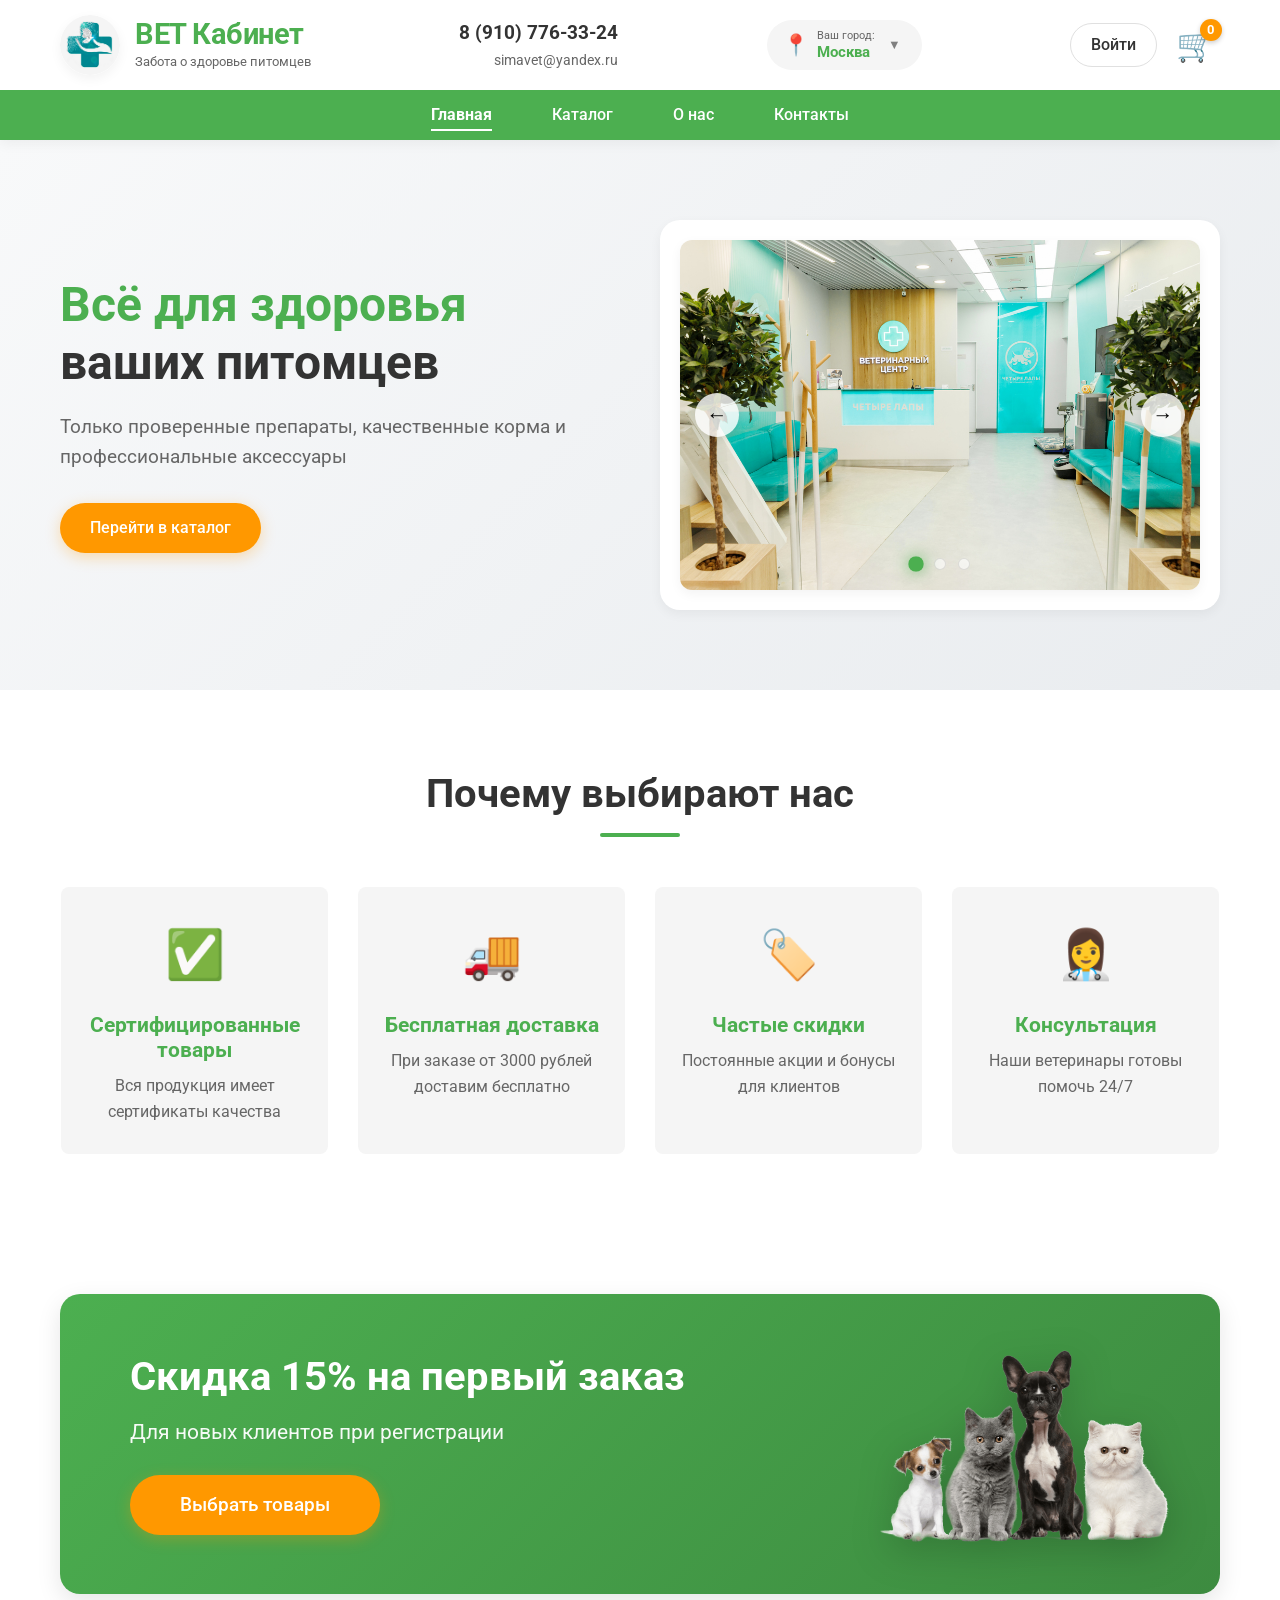
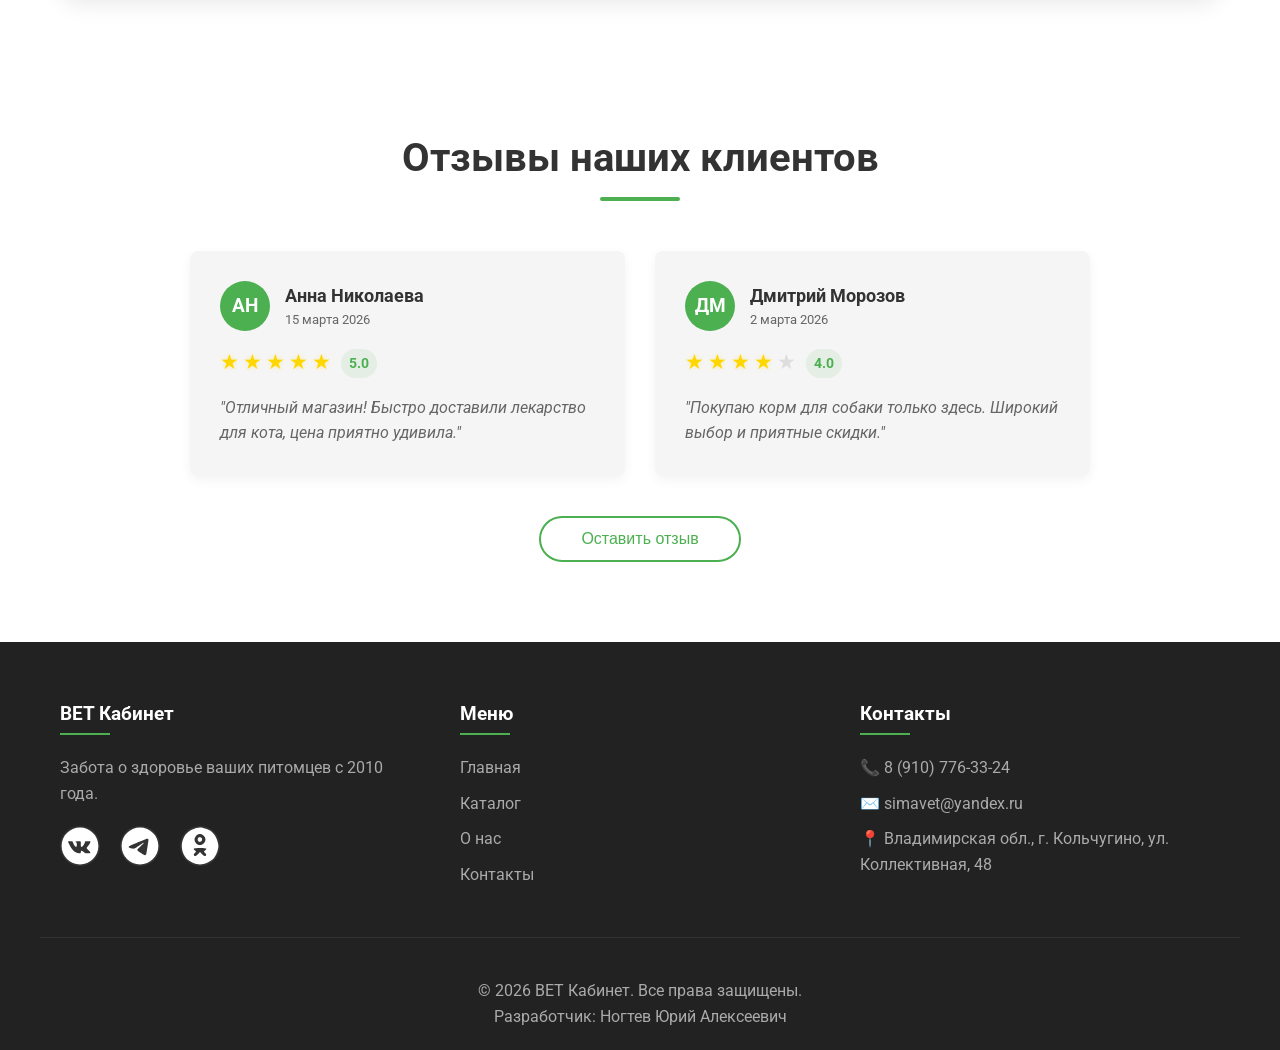
<file: index.html>
<!DOCTYPE html>
<html lang="ru">
<head>
    <meta charset="UTF-8">
    <meta name="viewport" content="width=device-width, initial-scale=1.0">
    <title>ВЕТ Кабинет - Главная</title>
    <link rel="icon" type="image/x-icon" href="images/favicon.ico">
    <link rel="stylesheet" href="css/styles.css">
    <link rel="stylesheet" href="css/index.css">
</head>
<body>
    <!-- ===== HEADER ===== -->
    <header class="header">
        <div class="header__container">
            <a href="index.html" class="logo">
                <div class="logo__image">
                    <img src="images/logo.png" alt="ВЕТ Кабинет">
                </div>
                <div class="logo__text">
                    <h1>ВЕТ Кабинет</h1>
                    <p>Забота о здоровье питомцев</p>
                </div>
            </a>
            
            <div class="header__contacts">
                <a href="tel:+79107763324" class="phone">8 (910) 776-33-24</a>
                <a href="mailto:simavet@yandex.ru" class="email">simavet@yandex.ru</a>
            </div>

            <div class="header__location" id="locationBlock">
                <div class="location__icon">📍</div>
                <div class="location__info">
                    <span class="location__label">Ваш город:</span>
                    <span class="location__city" id="userCity">Москва</span>
                </div>
                <button class="location__change" id="changeCityBtn" title="Выбрать город">▼</button>
            </div>
            
            <div class="header__actions">
                <a href="account.html" class="login-link">Войти</a>
                <a href="cart.html" title="Корзина">
                    🛒
                    <span class="cart-count">0</span>
                </a>
            </div>
        </div>
        
        <nav class="nav">
            <ul class="nav__menu">
                <li class="nav__item"><a href="index.html" class="active">Главная</a></li>
                <li class="nav__item"><a href="catalog.html">Каталог</a></li>
                <li class="nav__item"><a href="about.html">О нас</a></li>
                <li class="nav__item"><a href="contacts.html">Контакты</a></li>
            </ul>
        </nav>
    </header>

    <!-- ===== MAIN CONTENT ===== -->
    <main>
        <!-- Hero блок -->
        <section class="hero">
            <div class="container hero__container">
                <div class="hero__content">
                    <h1 class="hero__title">
                        <span>Всё для здоровья</span><br>ваших питомцев
                    </h1>
                    <p class="hero__subtitle">
                        Только проверенные препараты, качественные корма и профессиональные аксессуары
                    </p>
                    <a href="catalog.html" class="btn btn-primary hero__button">Перейти в каталог</a>
                </div>
                <div class="hero__image">
                    <div class="hero__slider">
                        <div class="slider-container">
                            <div class="slider-slide active">
                                <img src="images/clinic/clinic1.jpg" alt="Наша клиника" loading="lazy">
                            </div>
                            <div class="slider-slide">
                                <img src="images/clinic/clinic2.jpg" alt="Команда врачей" loading="lazy">
                            </div>
                            <div class="slider-slide">
                                <img src="images/clinic/clinic3.jpg" alt="Уютная атмосфера" loading="lazy">
                            </div>
                        </div>
                        
                        <button class="slider-btn slider-btn-prev" aria-label="Предыдущее фото">←</button>
                        <button class="slider-btn slider-btn-next" aria-label="Следующее фото">→</button>
                        
                        <div class="slider-dots">
                            <span class="slider-dot active" data-index="0"></span>
                            <span class="slider-dot" data-index="1"></span>
                            <span class="slider-dot" data-index="2"></span>
                        </div>
                    </div>
                </div>
            </div>
        </section>

        <!-- Преимущества -->
        <section class="advantages">
            <div class="container">
                <h2 class="section-title">Почему выбирают нас</h2>
                <div class="advantages__grid">
                    <div class="advantage-card">
                        <div class="advantage-card__icon">✅</div>
                        <h3 class="advantage-card__title">Сертифицированные товары</h3>
                        <p class="advantage-card__desc">Вся продукция имеет сертификаты качества</p>
                    </div>
                    <div class="advantage-card">
                        <div class="advantage-card__icon">🚚</div>
                        <h3 class="advantage-card__title">Бесплатная доставка</h3>
                        <p class="advantage-card__desc">При заказе от 3000 рублей доставим бесплатно</p>
                    </div>
                    <div class="advantage-card">
                        <div class="advantage-card__icon">🏷️</div>
                        <h3 class="advantage-card__title">Частые скидки</h3>
                        <p class="advantage-card__desc">Постоянные акции и бонусы для клиентов</p>
                    </div>
                    <div class="advantage-card">
                        <div class="advantage-card__icon">👩‍⚕️</div>
                        <h3 class="advantage-card__title">Консультация</h3>
                        <p class="advantage-card__desc">Наши ветеринары готовы помочь 24/7</p>
                    </div>
                </div>
            </div>
        </section>

        <!-- Промо-блок -->
        <section class="promo-section">
            <div class="container">
                <div class="promo-card">
                    <div class="promo-card__content">
                        <h2 class="promo-card__title">Скидка 15% на первый заказ</h2>
                        <p class="promo-card__desc">Для новых клиентов при регистрации</p>
                        <a href="category.html?cat=all" class="btn btn-primary promo-card__btn">Выбрать товары</a>
                    </div>
                    <div class="promo-card__image">
                        <img src="images/categories/banner-pets.png" alt="Животные" loading="lazy">
                    </div>
                </div>
            </div>
        </section>

        <!-- Блок отзывов -->
        <section class="trust-block">
            <div class="container">
                <h2 class="section-title">Отзывы наших клиентов</h2>
                <div class="reviews-grid">
                    <div class="review-card">
                        <div class="review-card__header">
                            <div class="review-card__avatar">АН</div>
                            <div>
                                <div class="review-card__name">Анна Николаева</div>
                                <div class="review-card__date">15 марта 2026</div>
                            </div>
                        </div>
                        <div class="review-card__rating">
                            <div class="rating-stars" data-rating="5">
                                <span class="star" data-value="1">★</span>
                                <span class="star" data-value="2">★</span>
                                <span class="star" data-value="3">★</span>
                                <span class="star" data-value="4">★</span>
                                <span class="star" data-value="5">★</span>
                            </div>
                            <span class="rating-value">5.0</span>
                        </div>
                        <p class="review-card__text">
                            "Отличный магазин! Быстро доставили лекарство для кота, цена приятно удивила."
                        </p>
                    </div>
                    
                    <div class="review-card">
                        <div class="review-card__header">
                            <div class="review-card__avatar">ДМ</div>
                            <div>
                                <div class="review-card__name">Дмитрий Морозов</div>
                                <div class="review-card__date">2 марта 2026</div>
                            </div>
                        </div>
                        <div class="review-card__rating">
                            <div class="rating-stars" data-rating="4">
                                <span class="star" data-value="1">★</span>
                                <span class="star" data-value="2">★</span>
                                <span class="star" data-value="3">★</span>
                                <span class="star" data-value="4">★</span>
                                <span class="star" data-value="5">★</span>
                            </div>
                            <span class="rating-value">4.0</span>
                        </div>
                        <p class="review-card__text">
                            "Покупаю корм для собаки только здесь. Широкий выбор и приятные скидки."
                        </p>
                    </div>
                </div>
                
                <div class="reviews-footer">
                    <button class="btn btn-outline add-review-btn">Оставить отзыв</button>
                </div>
            </div>
        </section>
    </main>

    <!-- ===== FOOTER ===== -->
    <footer class="footer">
        <div class="footer__container">
            <div class="footer__col">
                <h3>ВЕТ Кабинет</h3>
                <p>Забота о здоровье ваших питомцев с 2010 года.</p>
                <div class="footer__social">
                    <a href="https://vk.com/svet_vet_kabinet" title="VK">
                        <img src="images/icons/vk.svg" alt="VK">
                    </a>
                    <a href="https://web.telegram.org/" title="Telegram">
                        <img src="images/icons/telegram.svg" alt="Telegram">
                    </a>
                    <a href="https://ok.ru/" title="Оdnoklassniki">
                        <img src="images/icons/odnoklassniki.svg" alt="Оdnoklassniki">
                    </a>
                </div>
            </div>
            <div class="footer__col">
                <h3>Меню</h3>
                <ul>
                    <li><a href="index.html">Главная</a></li>
                    <li><a href="catalog.html">Каталог</a></li>
                    <li><a href="about.html">О нас</a></li>
                    <li><a href="contacts.html">Контакты</a></li>
                </ul>
            </div>
            <div class="footer__col">
                <h3>Контакты</h3>
                <ul>
                    <li>📞 <a href="tel:+79107763324">8 (910) 776-33-24</a></li>
                    <li>✉️ <a href="mailto:simavet@yandex.ru">simavet@yandex.ru</a></li>
                    <li>📍 <a href="https://yandex.ru/maps/org/veterinarny_kabinet/1272098244/">Владимирская обл., г. Кольчугино, ул. Коллективная, 48</a></li>
                </ul>
            </div>
        </div>
        <div class="footer__bottom">
            <p>© 2026 ВЕТ Кабинет. Все права защищены.</p>
            <p>Разработчик: Ногтев Юрий Алексеевич</p>
        </div>
    </footer>
    
    <script src="js/main.js"></script>
</body>
</html>
</file>
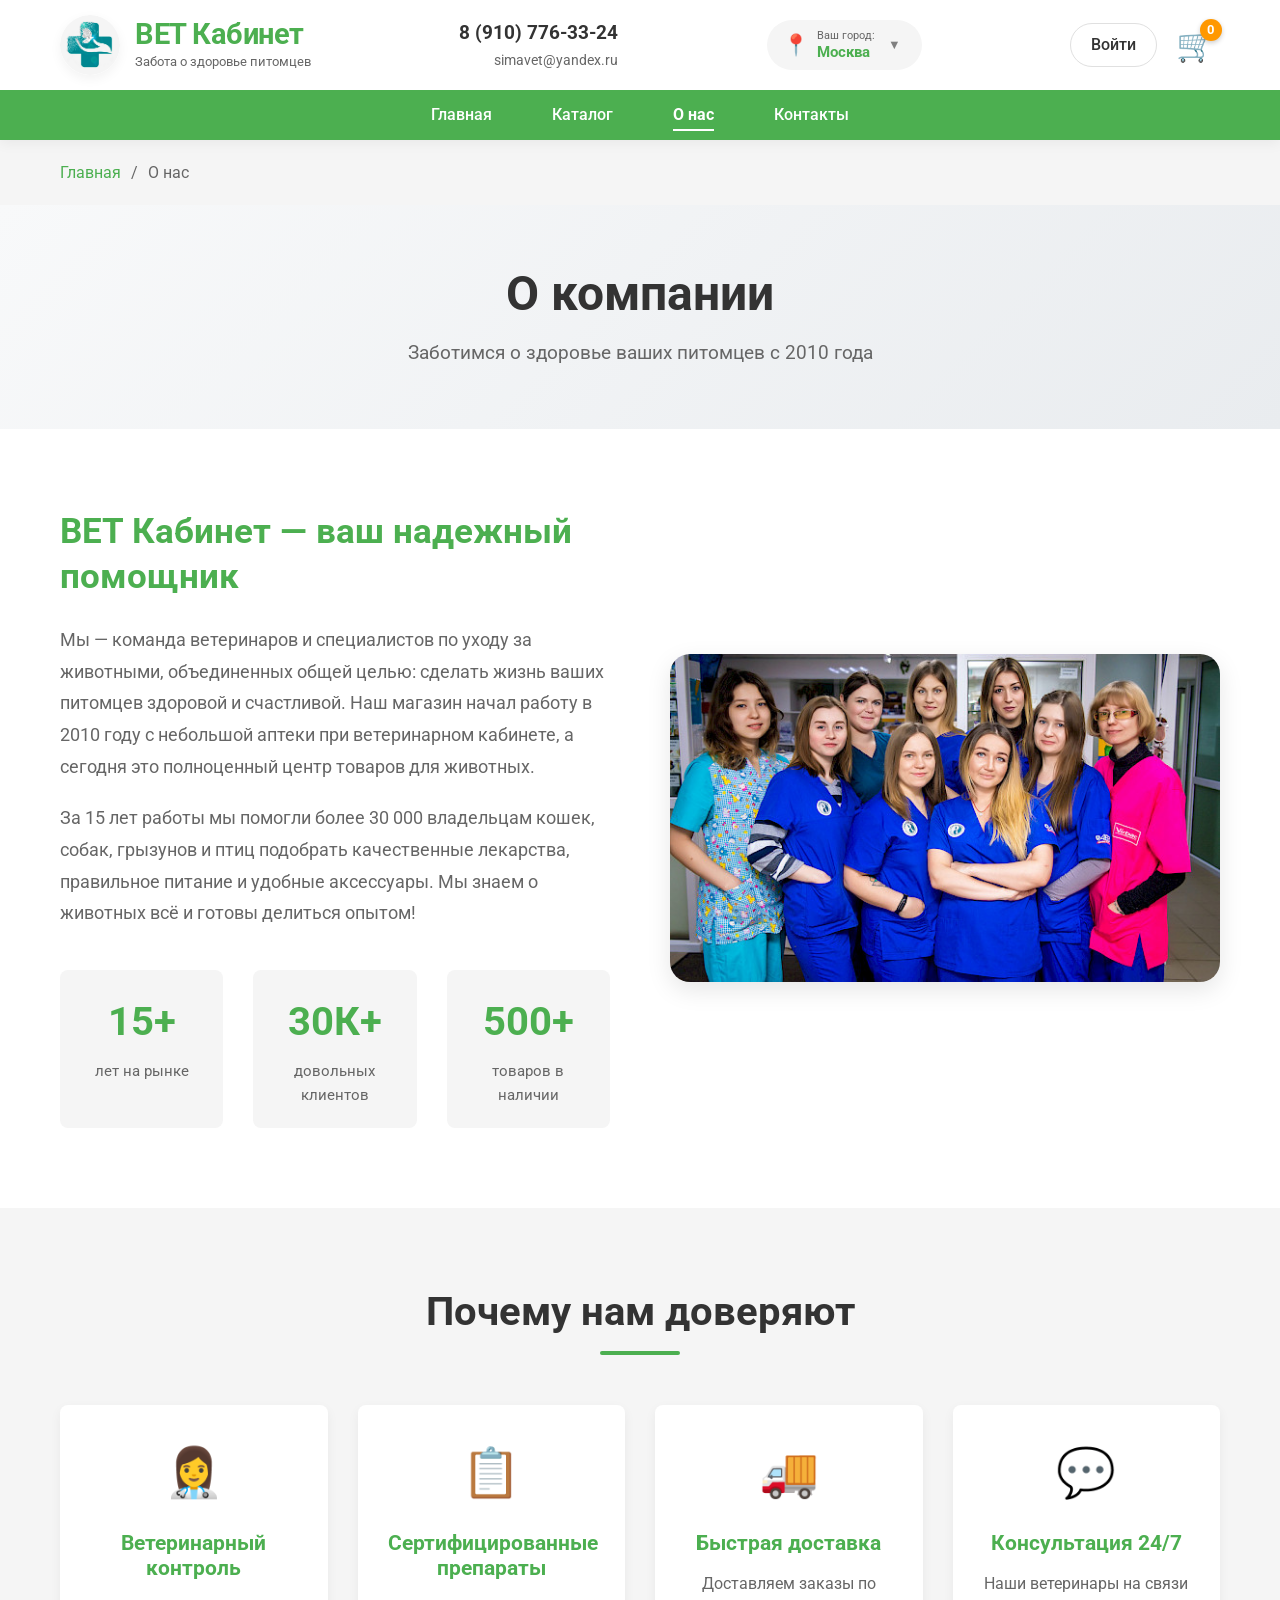
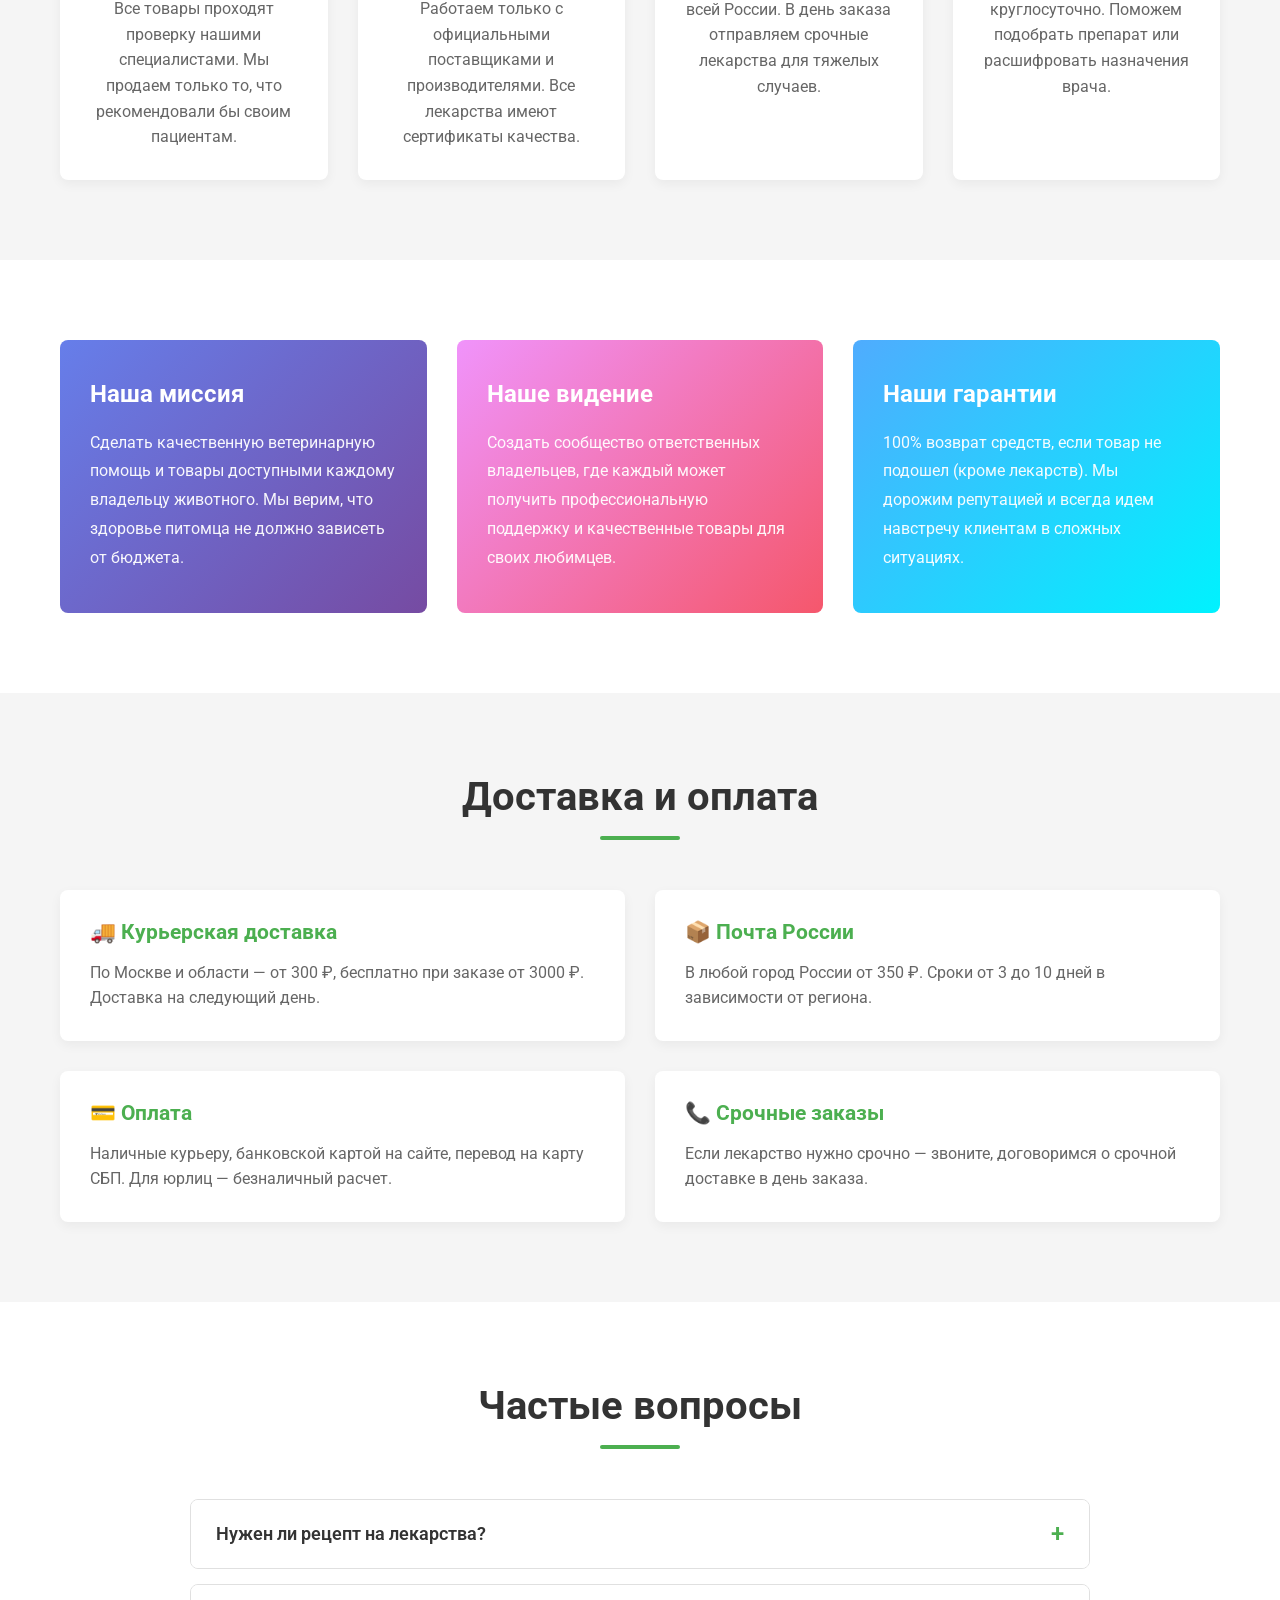
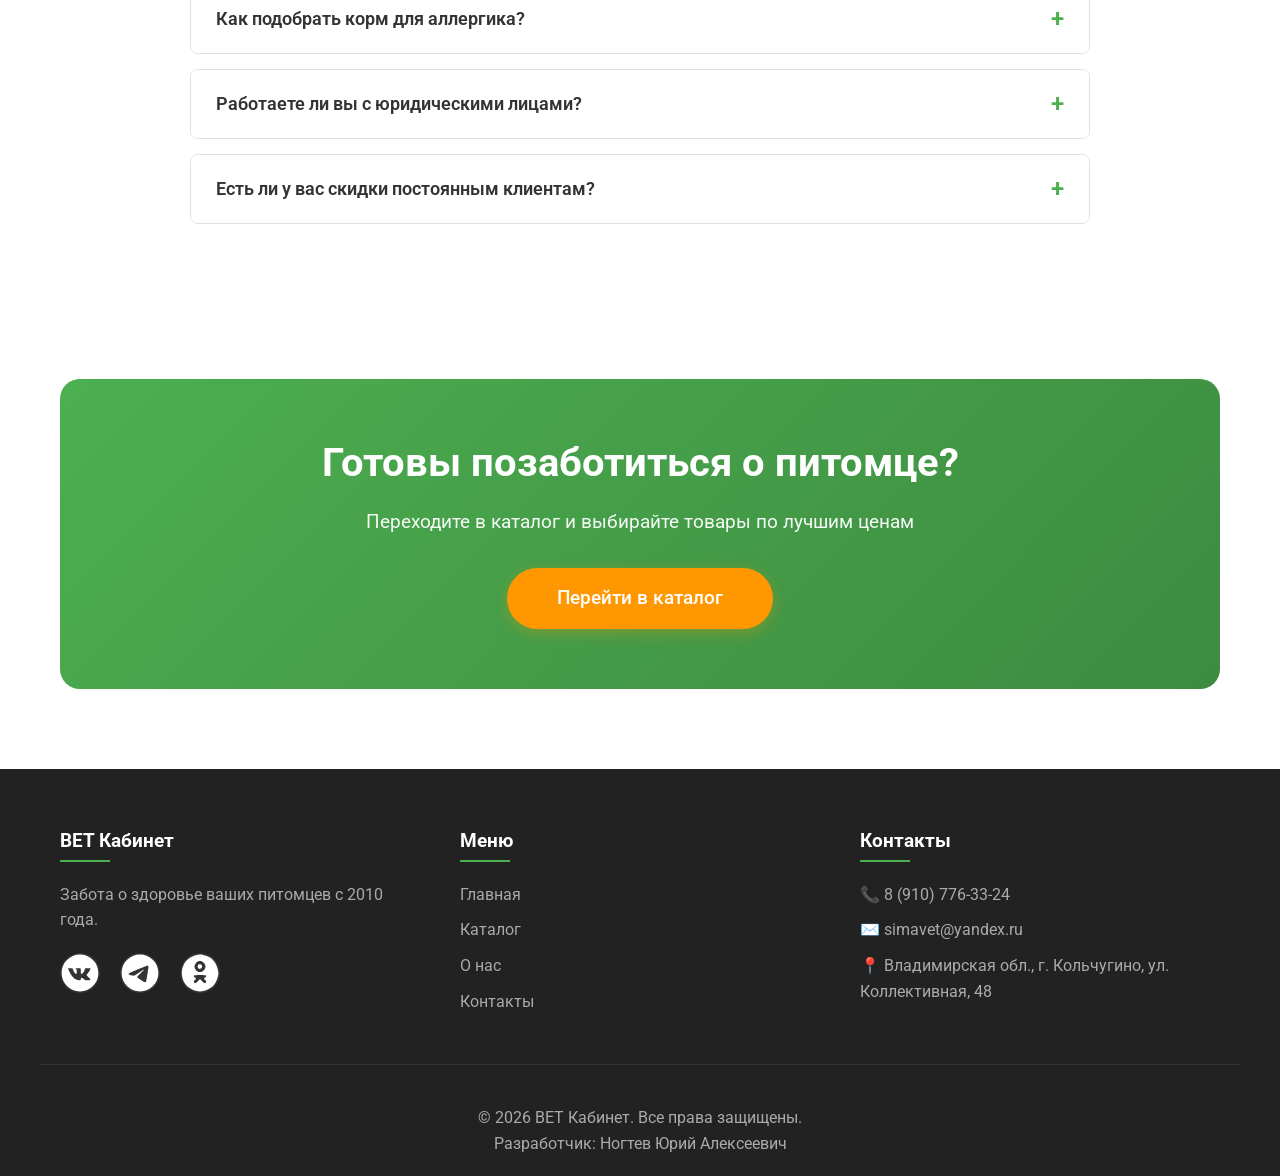
<file: about.html>
<!DOCTYPE html>
<html lang="ru">
<head>
    <meta charset="UTF-8">
    <meta name="viewport" content="width=device-width, initial-scale=1.0">
    <title>ВЕТ Кабинет - О нас</title>
    <link rel="icon" type="image/x-icon" href="images/favicon.ico">
    <link rel="stylesheet" href="css/styles.css">
    <link rel="stylesheet" href="css/about.css">
</head>
<body>
    <!-- ===== HEADER ===== -->
    <header class="header">
        <div class="header__container">
            <a href="index.html" class="logo">
                <div class="logo__image">
                    <img src="images/logo.png" alt="ВЕТ Кабинет">
                </div>
                <div class="logo__text">
                    <h1>ВЕТ Кабинет</h1>
                    <p>Забота о здоровье питомцев</p>
                </div>
            </a>
            
            <div class="header__contacts">
                <a href="tel:+79107763324" class="phone">8 (910) 776-33-24</a>
                <a href="mailto:simavet@yandex.ru" class="email">simavet@yandex.ru</a>
            </div>

            <div class="header__location" id="locationBlock">
                <div class="location__icon">📍</div>
                <div class="location__info">
                    <span class="location__label">Ваш город:</span>
                    <span class="location__city" id="userCity">Москва</span>
                </div>
                <button class="location__change" id="changeCityBtn" title="Выбрать город">▼</button>
            </div>
            
            <div class="header__actions">
                <a href="account.html" class="login-link">Войти</a>
                <a href="cart.html" title="Корзина">
                    🛒
                    <span class="cart-count">0</span>
                </a>
            </div>
        </div>
        
        <nav class="nav">
            <ul class="nav__menu">
                <li class="nav__item"><a href="index.html">Главная</a></li>
                <li class="nav__item"><a href="catalog.html">Каталог</a></li>
                <li class="nav__item"><a href="about.html" class="active">О нас</a></li>
                <li class="nav__item"><a href="contacts.html">Контакты</a></li>
            </ul>
        </nav>
    </header>

    <!-- ===== MAIN CONTENT ===== -->
    <main>
        <!-- Хлебные крошки -->
        <div class="breadcrumbs">
            <div class="container">
                <ul class="breadcrumbs__list">
                    <li class="breadcrumbs__item"><a href="index.html">Главная</a></li>
                    <li class="breadcrumbs__item active">О нас</li>
                </ul>
            </div>
        </div>

        <!-- Заголовок страницы -->
        <section class="page-header">
            <div class="container">
                <h1 class="page-header__title">О компании</h1>
                <p class="page-header__subtitle">Заботимся о здоровье ваших питомцев с 2010 года</p>
            </div>
        </section>

        <!-- Блок "О нас" -->
        <section class="about-section">
            <div class="container">
                <div class="about-grid">
                    <div class="about-grid__content">
                        <h2 class="about-grid__title">ВЕТ Кабинет — ваш надежный помощник</h2>
                        <p class="about-grid__text">
                            Мы — команда ветеринаров и специалистов по уходу за животными, объединенных общей целью: сделать жизнь ваших питомцев здоровой и счастливой. Наш магазин начал работу в 2010 году с небольшой аптеки при ветеринарном кабинете, а сегодня это полноценный центр товаров для животных.
                        </p>
                        <p class="about-grid__text">
                            За 15 лет работы мы помогли более 30 000 владельцам кошек, собак, грызунов и птиц подобрать качественные лекарства, правильное питание и удобные аксессуары. Мы знаем о животных всё и готовы делиться опытом!
                        </p>
                        <div class="about-stats">
                            <div class="stat-item">
                                <div class="stat-item__number">15+</div>
                                <div class="stat-item__label">лет на рынке</div>
                            </div>
                            <div class="stat-item">
                                <div class="stat-item__number">30К+</div>
                                <div class="stat-item__label">довольных клиентов</div>
                            </div>
                            <div class="stat-item">
                                <div class="stat-item__number">500+</div>
                                <div class="stat-item__label">товаров в наличии</div>
                            </div>
                        </div>
                    </div>
                    <div class="about-grid__image">
                        <img src="images/clinic/clinic2.jpg" alt="Наша команда" loading="lazy">
                    </div>
                </div>
            </div>
        </section>

        <!-- Блок преимуществ -->
        <section class="about-features">
            <div class="container">
                <h2 class="section-title">Почему нам доверяют</h2>
                <div class="features-grid">
                    <div class="feature-card">
                        <div class="feature-card__icon">👩‍⚕️</div>
                        <h3 class="feature-card__title">Ветеринарный контроль</h3>
                        <p class="feature-card__desc">Все товары проходят проверку нашими специалистами. Мы продаем только то, что рекомендовали бы своим пациентам.</p>
                    </div>
                    <div class="feature-card">
                        <div class="feature-card__icon">📋</div>
                        <h3 class="feature-card__title">Сертифицированные препараты</h3>
                        <p class="feature-card__desc">Работаем только с официальными поставщиками и производителями. Все лекарства имеют сертификаты качества.</p>
                    </div>
                    <div class="feature-card">
                        <div class="feature-card__icon">🚚</div>
                        <h3 class="feature-card__title">Быстрая доставка</h3>
                        <p class="feature-card__desc">Доставляем заказы по всей России. В день заказа отправляем срочные лекарства для тяжелых случаев.</p>
                    </div>
                    <div class="feature-card">
                        <div class="feature-card__icon">💬</div>
                        <h3 class="feature-card__title">Консультация 24/7</h3>
                        <p class="feature-card__desc">Наши ветеринары на связи круглосуточно. Поможем подобрать препарат или расшифровать назначения врача.</p>
                    </div>
                </div>
            </div>
        </section>

        <!-- Блок "Наши ценности" -->
        <section class="about-values">
            <div class="container">
                <div class="values-grid">
                    <div class="value-card value-card--mission">
                        <h3 class="value-card__title">Наша миссия</h3>
                        <p class="value-card__text">Сделать качественную ветеринарную помощь и товары доступными каждому владельцу животного. Мы верим, что здоровье питомца не должно зависеть от бюджета.</p>
                    </div>
                    <div class="value-card value-card--vision">
                        <h3 class="value-card__title">Наше видение</h3>
                        <p class="value-card__text">Создать сообщество ответственных владельцев, где каждый может получить профессиональную поддержку и качественные товары для своих любимцев.</p>
                    </div>
                    <div class="value-card value-card--guarantee">
                        <h3 class="value-card__title">Наши гарантии</h3>
                        <p class="value-card__text">100% возврат средств, если товар не подошел (кроме лекарств). Мы дорожим репутацией и всегда идем навстречу клиентам в сложных ситуациях.</p>
                    </div>
                </div>
            </div>
        </section>

        <!-- Блок "Доставка и оплата" -->
        <section class="about-delivery">
            <div class="container">
                <h2 class="section-title">Доставка и оплата</h2>
                <div class="delivery-grid">
                    <div class="delivery-item">
                        <h3 class="delivery-item__title">🚚 Курьерская доставка</h3>
                        <p class="delivery-item__desc">По Москве и области — от 300 ₽, бесплатно при заказе от 3000 ₽. Доставка на следующий день.</p>
                    </div>
                    <div class="delivery-item">
                        <h3 class="delivery-item__title">📦 Почта России</h3>
                        <p class="delivery-item__desc">В любой город России от 350 ₽. Сроки от 3 до 10 дней в зависимости от региона.</p>
                    </div>
                    <div class="delivery-item">
                        <h3 class="delivery-item__title">💳 Оплата</h3>
                        <p class="delivery-item__desc">Наличные курьеру, банковской картой на сайте, перевод на карту СБП. Для юрлиц — безналичный расчет.</p>
                    </div>
                    <div class="delivery-item">
                        <h3 class="delivery-item__title">📞 Срочные заказы</h3>
                        <p class="delivery-item__desc">Если лекарство нужно срочно — звоните, договоримся о срочной доставке в день заказа.</p>
                    </div>
                </div>
            </div>
        </section>

        <!-- Блок "Вопрос-ответ" -->
        <section class="about-faq">
            <div class="container">
                <h2 class="section-title">Частые вопросы</h2>
                <div class="faq-list">
                    <div class="faq-item">
                        <div class="faq-item__question">Нужен ли рецепт на лекарства?</div>
                        <div class="faq-item__answer">Большинство препаратов продаются без рецепта. Рецептурные средства (антибиотики, гормональные) отпускаются только при наличии ветеринарного назначения. Вы можете загрузить фото рецепта при оформлении заказа или показать курьеру.</div>
                    </div>
                    <div class="faq-item">
                        <div class="faq-item__question">Как подобрать корм для аллергика?</div>
                        <div class="faq-item__answer">Позвоните нам или напишите в чат — наши ветеринары помогут подобрать гипоаллергенную диету с учетом породы, возраста и особенностей вашего питомца.</div>
                    </div>
                    <div class="faq-item">
                        <div class="faq-item__question">Работаете ли вы с юридическими лицами?</div>
                        <div class="faq-item__answer">Да, мы заключаем договоры с приютами, питомниками и ветеринарными клиниками. Для оптовых заказов предусмотрены специальные условия.</div>
                    </div>
                    <div class="faq-item">
                        <div class="faq-item__question">Есть ли у вас скидки постоянным клиентам?</div>
                        <div class="faq-item__answer">Да, мы ценим постоянных клиентов. Накопительная скидка до 10% на все товары, а также регулярные акции и специальные предложения для подписчиков.</div>
                    </div>
                </div>
            </div>
        </section>

        <!-- Блок с кнопкой перехода в каталог -->
        <section class="about-cta">
            <div class="container">
                <div class="cta-block">
                    <h2 class="cta-block__title">Готовы позаботиться о питомце?</h2>
                    <p class="cta-block__desc">Переходите в каталог и выбирайте товары по лучшим ценам</p>
                    <a href="catalog.html" class="btn btn-primary cta-block__btn">Перейти в каталог</a>
                </div>
            </div>
        </section>
    </main>

    <!-- ===== FOOTER ===== -->
    <footer class="footer">
        <div class="footer__container">
            <div class="footer__col">
                <h3>ВЕТ Кабинет</h3>
                <p>Забота о здоровье ваших питомцев с 2010 года.</p>
                <div class="footer__social">
                    <a href="https://vk.com/svet_vet_kabinet" title="VK">
                        <img src="images/icons/vk.svg" alt="VK">
                    </a>
                    <a href="https://web.telegram.org/" title="Telegram">
                        <img src="images/icons/telegram.svg" alt="Telegram">
                    </a>
                    <a href="https://ok.ru/" title="Оdnoklassniki">
                        <img src="images/icons/odnoklassniki.svg" alt="Оdnoklassniki">
                    </a>
                </div>
            </div>
            <div class="footer__col">
                <h3>Меню</h3>
                <ul>
                    <li><a href="index.html">Главная</a></li>
                    <li><a href="catalog.html">Каталог</a></li>
                    <li><a href="about.html">О нас</a></li>
                    <li><a href="contacts.html">Контакты</a></li>
                </ul>
            </div>
            <div class="footer__col">
                <h3>Контакты</h3>
                <ul>
                    <li>📞 <a href="tel:+79107763324">8 (910) 776-33-24</a></li>
                    <li>✉️ <a href="mailto:simavet@yandex.ru">simavet@yandex.ru</a></li>
                    <li>📍 <a href="https://yandex.ru/maps/org/veterinarny_kabinet/1272098244/">Владимирская обл., г. Кольчугино, ул. Коллективная, 48</a></li>
                </ul>
            </div>
        </div>
        <div class="footer__bottom">
            <p>© 2026 ВЕТ Кабинет. Все права защищены.</p>
            <p>Разработчик: Ногтев Юрий Алексеевич</p>
        </div>
    </footer>
    
    <script src="js/main.js"></script>
</body>
</html>
</file>
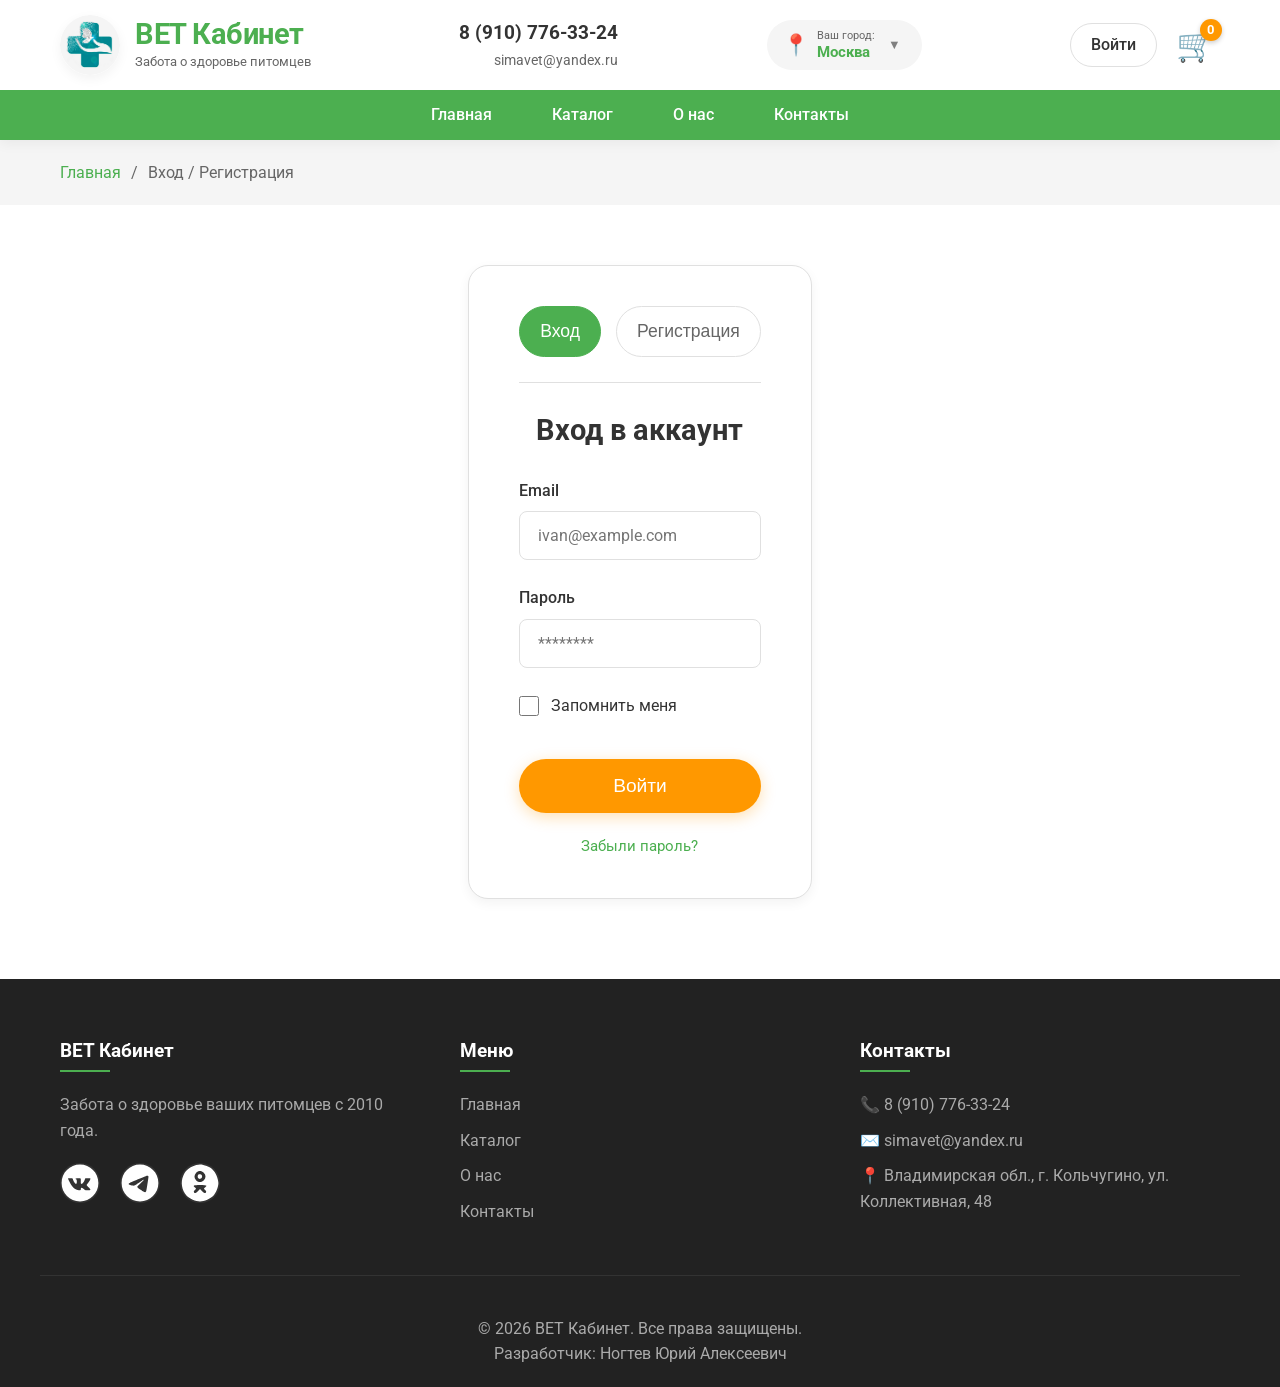
<file: account.html>
<!DOCTYPE html>
<html lang="ru">
<head>
    <meta charset="UTF-8">
    <meta name="viewport" content="width=device-width, initial-scale=1.0">
    <title>ВЕТ Кабинет - Вход / Регистрация</title>
    <link rel="icon" type="image/x-icon" href="images/favicon.ico">
    <link rel="stylesheet" href="css/styles.css">
    <link rel="stylesheet" href="css/account.css">
</head>
<body>
    <!-- ===== HEADER ===== -->
    <header class="header">
        <div class="header__container">
            <a href="index.html" class="logo">
                <div class="logo__image">
                    <img src="images/logo.png" alt="ВЕТ Кабинет">
                </div>
                <div class="logo__text">
                    <h1>ВЕТ Кабинет</h1>
                    <p>Забота о здоровье питомцев</p>
                </div>
            </a>
            
            <div class="header__contacts">
                <a href="tel:+79107763324" class="phone">8 (910) 776-33-24</a>
                <a href="mailto:simavet@yandex.ru" class="email">simavet@yandex.ru</a>
            </div>

            <div class="header__location" id="locationBlock">
                <div class="location__icon">📍</div>
                <div class="location__info">
                    <span class="location__label">Ваш город:</span>
                    <span class="location__city" id="userCity">Москва</span>
                </div>
                <button class="location__change" id="changeCityBtn" title="Выбрать город">▼</button>
            </div>
            
            <div class="header__actions">
                <a href="account.html" class="login-link">Войти</a>
                <a href="cart.html" title="Корзина">
                    🛒
                    <span class="cart-count">0</span>
                </a>
            </div>
        </div>
        
        <nav class="nav">
            <ul class="nav__menu">
                <li class="nav__item"><a href="index.html">Главная</a></li>
                <li class="nav__item"><a href="catalog.html">Каталог</a></li>
                <li class="nav__item"><a href="about.html">О нас</a></li>
                <li class="nav__item"><a href="contacts.html">Контакты</a></li>
            </ul>
        </nav>
    </header>

    <!-- ===== MAIN CONTENT ===== -->
    <main>
        <!-- Хлебные крошки -->
        <div class="breadcrumbs">
            <div class="container">
                <ul class="breadcrumbs__list">
                    <li class="breadcrumbs__item"><a href="index.html">Главная</a></li>
                    <li class="breadcrumbs__item active">Вход / Регистрация</li>
                </ul>
            </div>
        </div>

        <!-- Форма входа/регистрации -->
        <section class="account-section">
            <div class="container">
                <div class="account-container">
                    <!-- Вкладки -->
                    <div class="account-tabs">
                        <button class="tab-btn active" id="loginTab">Вход</button>
                        <button class="tab-btn" id="registerTab">Регистрация</button>
                    </div>
                    
                    <!-- Форма входа -->
                    <div class="tab-content active" id="loginForm">
                        <h2 class="form-title">Вход в аккаунт</h2>
                        
                        <form id="loginFormElement">
                            <div class="form-group">
                                <label for="loginEmail" class="form-label">Email</label>
                                <input type="email" class="form-input" id="loginEmail" placeholder="ivan@example.com" required>
                            </div>
                            
                            <div class="form-group">
                                <label for="loginPassword" class="form-label">Пароль</label>
                                <input type="password" class="form-input" id="loginPassword" placeholder="********" required>
                            </div>
                            
                            <div class="form-group">
                                <label class="form-checkbox">
                                    <input type="checkbox" name="remember" id="remember">
                                    <span class="form-checkbox__text">Запомнить меня</span>
                                </label>
                            </div>
                            
                            <button type="submit" class="btn btn-primary account-btn">Войти</button>
                            
                            <div class="form-links">
                                <a href="#" class="form-link">Забыли пароль?</a>
                            </div>
                        </form>
                    </div>
                    
                    <!-- Форма регистрации -->
                    <div class="tab-content" id="registerForm">
                        <h2 class="form-title">Регистрация</h2>
                        
                        <form id="registerFormElement">
                            <div class="form-row">
                                <div class="form-group">
                                    <label for="regName" class="form-label">Имя</label>
                                    <input type="text" class="form-input" id="regName" placeholder="Иван" required>
                                </div>
                                <div class="form-group">
                                    <label for="regLastName" class="form-label">Фамилия</label>
                                    <input type="text" class="form-input" id="regLastName" placeholder="Петров">
                                </div>
                            </div>
                            
                            <div class="form-group">
                                <label for="regEmail" class="form-label">Email</label>
                                <input type="email" class="form-input" id="regEmail" placeholder="ivan@example.com" required>
                            </div>
                            
                            <div class="form-group">
                                <label for="regPhone" class="form-label">Телефон</label>
                                <input type="tel" class="form-input" id="regPhone" placeholder="+7 (910) 776-33-24" required>
                            </div>
                            
                            <div class="form-row">
                                <div class="form-group">
                                    <label for="regPassword" class="form-label">Пароль</label>
                                    <input type="password" class="form-input" id="regPassword" placeholder="********" required>
                                </div>
                                <div class="form-group">
                                    <label for="regConfirm" class="form-label">Подтверждение</label>
                                    <input type="password" class="form-input" id="regConfirm" placeholder="********" required>
                                </div>
                            </div>
                            
                            <div class="form-group">
                                <label class="form-checkbox">
                                    <input type="checkbox" name="agreement" id="agreement" required>
                                    <span class="form-checkbox__text">Я согласен с <a href="#" class="form-link">условиями обработки персональных данных</a></span>
                                </label>
                            </div>
                            
                            <button type="submit" class="btn btn-primary account-btn">Зарегистрироваться</button>
                        </form>
                    </div>
                </div>
            </div>
        </section>
    </main>

    <!-- ===== FOOTER ===== -->
    <footer class="footer">
        <div class="footer__container">
            <div class="footer__col">
                <h3>ВЕТ Кабинет</h3>
                <p>Забота о здоровье ваших питомцев с 2010 года.</p>
                <div class="footer__social">
                    <a href="https://vk.com/svet_vet_kabinet" title="VK">
                        <img src="images/icons/vk.svg" alt="VK">
                    </a>
                    <a href="https://web.telegram.org/" title="Telegram">
                        <img src="images/icons/telegram.svg" alt="Telegram">
                    </a>
                    <a href="https://ok.ru/" title="Оdnoklassniki">
                        <img src="images/icons/odnoklassniki.svg" alt="Оdnoklassniki">
                    </a>
                </div>
            </div>
            <div class="footer__col">
                <h3>Меню</h3>
                <ul>
                    <li><a href="index.html">Главная</a></li>
                    <li><a href="catalog.html">Каталог</a></li>
                    <li><a href="about.html">О нас</a></li>
                    <li><a href="contacts.html">Контакты</a></li>
                </ul>
            </div>
            <div class="footer__col">
                <h3>Контакты</h3>
                <ul>
                    <li>📞 <a href="tel:+79107763324">8 (910) 776-33-24</a></li>
                    <li>✉️ <a href="mailto:simavet@yandex.ru">simavet@yandex.ru</a></li>
                    <li>📍 <a href="https://yandex.ru/maps/org/veterinarny_kabinet/1272098244/">Владимирская обл., г. Кольчугино, ул. Коллективная, 48</a></li>
                </ul>
            </div>
        </div>
        <div class="footer__bottom">
            <p>© 2026 ВЕТ Кабинет. Все права защищены.</p>
            <p>Разработчик: Ногтев Юрий Алексеевич</p>
        </div>
    </footer>

    <script src="js/main.js"></script>
    <script>
        document.addEventListener('DOMContentLoaded', function() {
            
            // ===== ЭЛЕМЕНТЫ СТРАНИЦЫ =====
            const loginTab = document.getElementById('loginTab');
            const registerTab = document.getElementById('registerTab');
            const loginForm = document.getElementById('loginForm');
            const registerForm = document.getElementById('registerForm');
            const loginFormElement = document.getElementById('loginFormElement');
            const registerFormElement = document.getElementById('registerFormElement');
            const phoneInput = document.getElementById('regPhone');

            // ===== ПЕРЕКЛЮЧЕНИЕ МЕЖДУ ФОРМАМИ =====
            if (loginTab && registerTab) {
                loginTab.addEventListener('click', () => {
                    loginTab.classList.add('active');
                    registerTab.classList.remove('active');
                    loginForm.classList.add('active');
                    registerForm.classList.remove('active');
                });
                
                registerTab.addEventListener('click', () => {
                    registerTab.classList.add('active');
                    loginTab.classList.remove('active');
                    registerForm.classList.add('active');
                    loginForm.classList.remove('active');
                });
            }

            // ===== ОБРАБОТКА ФОРМЫ ВХОДА =====
            if (loginFormElement) {
                loginFormElement.addEventListener('submit', (e) => {
                    e.preventDefault();
                    
                    const email = document.getElementById('loginEmail').value.trim();
                    const password = document.getElementById('loginPassword').value.trim();
                    
                    if (!email || !password) {
                        alert('Заполните все поля');
                        return;
                    }
                    
                    alert('Вход выполнен успешно!');
                    
                    localStorage.setItem('vetUserLoggedIn', 'true');
                    localStorage.setItem('vetUserEmail', email);
                    
                    window.location.href = 'index.html';
                });
            }

            // ===== ОБРАБОТКА ФОРМЫ РЕГИСТРАЦИИ =====
            if (registerFormElement) {
                registerFormElement.addEventListener('submit', (e) => {
                    e.preventDefault();
                    
                    const name = document.getElementById('regName').value.trim();
                    const email = document.getElementById('regEmail').value.trim();
                    const phone = document.getElementById('regPhone').value.trim();
                    const password = document.getElementById('regPassword').value.trim();
                    const confirm = document.getElementById('regConfirm').value.trim();
                    const agreement = document.getElementById('agreement').checked;
                    
                    if (!name || !email || !phone || !password || !confirm) {
                        alert('Заполните все обязательные поля');
                        return;
                    }
                    
                    if (password !== confirm) {
                        alert('Пароли не совпадают');
                        return;
                    }
                    
                    if (!agreement) {
                        alert('Необходимо согласие на обработку персональных данных');
                        return;
                    }
                    
                    alert('Регистрация выполнена успешно!');
                    
                    localStorage.setItem('vetUserLoggedIn', 'true');
                    localStorage.setItem('vetUserName', name);
                    localStorage.setItem('vetUserEmail', email);
                    
                    window.location.href = 'index.html';
                });
            }

            // ===== МАСКА ДЛЯ ТЕЛЕФОНА =====
            if (phoneInput) {
                phoneInput.addEventListener('input', (e) => {
                    let value = e.target.value.replace(/\D/g, '');
                    
                    if (value.length > 0) {
                        if (value.length === 1) {
                            value = '+7 (';
                        } else if (value.length <= 4) {
                            value = '+7 (' + value.slice(1);
                        } else if (value.length <= 7) {
                            value = '+7 (' + value.slice(1, 4) + ') ' + value.slice(4);
                        } else if (value.length <= 9) {
                            value = '+7 (' + value.slice(1, 4) + ') ' + value.slice(4, 7) + '-' + value.slice(7);
                        } else {
                            value = '+7 (' + value.slice(1, 4) + ') ' + value.slice(4, 7) + '-' + value.slice(7, 9) + '-' + value.slice(9, 11);
                        }
                        
                        e.target.value = value;
                    }
                });
            }
        });
    </script>
</body>
</html>
</file>
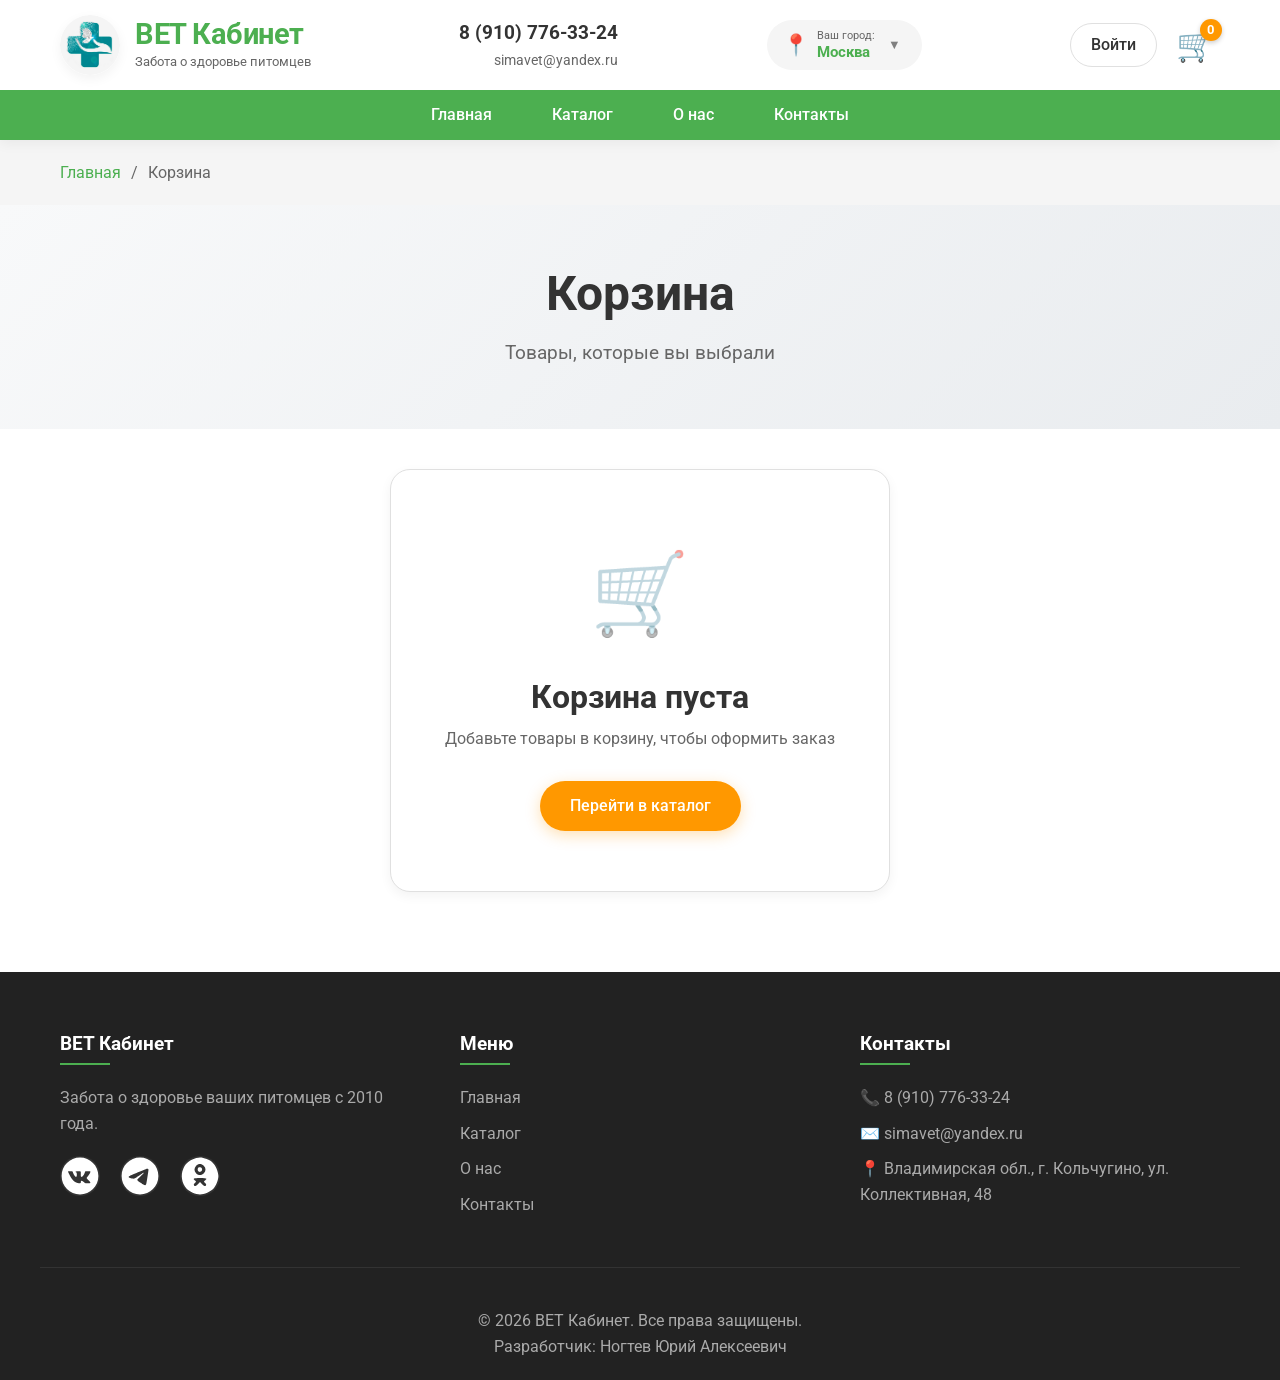
<file: cart.html>
<!DOCTYPE html>
<html lang="ru">
<head>
    <meta charset="UTF-8">
    <meta name="viewport" content="width=device-width, initial-scale=1.0">
    <title>ВЕТ Кабинет - Корзина</title>
    <link rel="icon" type="image/x-icon" href="images/favicon.ico">
    <link rel="stylesheet" href="css/styles.css">
    <link rel="stylesheet" href="css/cart.css">
</head>
<body>
    <!-- ===== HEADER ===== -->
    <header class="header">
        <div class="header__container">
            <a href="index.html" class="logo">
                <div class="logo__image">
                    <img src="images/logo.png" alt="ВЕТ Кабинет">
                </div>
                <div class="logo__text">
                    <h1>ВЕТ Кабинет</h1>
                    <p>Забота о здоровье питомцев</p>
                </div>
            </a>
            
            <div class="header__contacts">
                <a href="tel:+79107763324" class="phone">8 (910) 776-33-24</a>
                <a href="mailto:simavet@yandex.ru" class="email">simavet@yandex.ru</a>
            </div>

            <div class="header__location" id="locationBlock">
                <div class="location__icon">📍</div>
                <div class="location__info">
                    <span class="location__label">Ваш город:</span>
                    <span class="location__city" id="userCity">Москва</span>
                </div>
                <button class="location__change" id="changeCityBtn" title="Выбрать город">▼</button>
            </div>
            
            <div class="header__actions">
                <a href="account.html" class="login-link">Войти</a>
                <a href="cart.html" title="Корзина">
                    🛒
                    <span class="cart-count">0</span>
                </a>
            </div>
        </div>
        
        <nav class="nav">
            <ul class="nav__menu">
                <li class="nav__item"><a href="index.html">Главная</a></li>
                <li class="nav__item"><a href="catalog.html">Каталог</a></li>
                <li class="nav__item"><a href="about.html">О нас</a></li>
                <li class="nav__item"><a href="contacts.html">Контакты</a></li>
            </ul>
        </nav>
    </header>

    <!-- ===== MAIN CONTENT ===== -->
    <main>
        <!-- Хлебные крошки -->
        <div class="breadcrumbs">
            <div class="container">
                <ul class="breadcrumbs__list">
                    <li class="breadcrumbs__item"><a href="index.html">Главная</a></li>
                    <li class="breadcrumbs__item active">Корзина</li>
                </ul>
            </div>
        </div>

        <!-- Заголовок страницы -->
        <section class="page-header">
            <div class="container">
                <h1 class="page-header__title">Корзина</h1>
                <p class="page-header__subtitle">Товары, которые вы выбрали</p>
            </div>
        </section>

        <!-- Корзина -->
        <section class="cart-section">
            <div class="container">
                <div class="cart-layout">
                    <!-- Левая колонка - список товаров -->
                    <div class="cart-items">
                        <div class="cart-header">
                            <div class="cart-header__product">Товар</div>
                            <div class="cart-header__price">Цена</div>
                            <div class="cart-header__quantity">Количество</div>
                            <div class="cart-header__total">Сумма</div>
                            <div class="cart-header__remove"></div>
                        </div>
                        
                        <div class="cart-list" id="cartList">
                            <!-- Товары будут добавлены через JS -->
                        </div>
                        
                        <div class="cart-actions">
                            <button class="btn btn-outline" id="clearCartBtn">Очистить корзину</button>
                            <a href="catalog.html" class="btn btn-outline">Продолжить покупки</a>
                        </div>
                    </div>
                    
                    <!-- Правая колонка - итоги -->
                    <div class="cart-summary">
                        <h2 class="summary-title">Ваш заказ</h2>
                        
                        <div class="summary-row">
                            <span>Товаров:</span>
                            <span id="summaryItems">0</span>
                        </div>
                        
                        <div class="summary-row">
                            <span>Сумма:</span>
                            <span id="summarySubtotal">0 ₽</span>
                        </div>
                        
                        <div class="summary-row">
                            <span>Доставка:</span>
                            <span id="summaryShipping">0 ₽</span>
                        </div>
                        
                        <div class="summary-row summary-total">
                            <span>Итого:</span>
                            <span id="summaryTotal">0 ₽</span>
                        </div>
                        
                        <a href="checkout.html" class="btn btn-primary checkout-btn" id="checkoutBtn">Оформить заказ</a>
                    </div>
                </div>
                
                <!-- Пустая корзина -->
                <div class="cart-empty" id="cartEmpty">
                    <div class="empty-icon">🛒</div>
                    <h2 class="empty-title">Корзина пуста</h2>
                    <p class="empty-text">Добавьте товары в корзину, чтобы оформить заказ</p>
                    <a href="catalog.html" class="btn btn-primary">Перейти в каталог</a>
                </div>
            </div>
        </section>
    </main>

    <!-- ===== FOOTER ===== -->
    <footer class="footer">
        <div class="footer__container">
            <div class="footer__col">
                <h3>ВЕТ Кабинет</h3>
                <p>Забота о здоровье ваших питомцев с 2010 года.</p>
                <div class="footer__social">
                    <a href="https://vk.com/svet_vet_kabinet" title="VK">
                        <img src="images/icons/vk.svg" alt="VK">
                    </a>
                    <a href="https://web.telegram.org/" title="Telegram">
                        <img src="images/icons/telegram.svg" alt="Telegram">
                    </a>
                    <a href="https://ok.ru/" title="Оdnoklassniki">
                        <img src="images/icons/odnoklassniki.svg" alt="Оdnoklassniki">
                    </a>
                </div>
            </div>
            <div class="footer__col">
                <h3>Меню</h3>
                <ul>
                    <li><a href="index.html">Главная</a></li>
                    <li><a href="catalog.html">Каталог</a></li>
                    <li><a href="about.html">О нас</a></li>
                    <li><a href="contacts.html">Контакты</a></li>
                </ul>
            </div>
            <div class="footer__col">
                <h3>Контакты</h3>
                <ul>
                    <li>📞 <a href="tel:+79107763324">8 (910) 776-33-24</a></li>
                    <li>✉️ <a href="mailto:simavet@yandex.ru">simavet@yandex.ru</a></li>
                    <li>📍 <a href="https://yandex.ru/maps/org/veterinarny_kabinet/1272098244/">Владимирская обл., г. Кольчугино, ул. Коллективная, 48</a></li>
                </ul>
            </div>
        </div>
        <div class="footer__bottom">
            <p>© 2026 ВЕТ Кабинет. Все права защищены.</p>
            <p>Разработчик: Ногтев Юрий Алексеевич</p>
        </div>
    </footer>

    <!-- Шаблон товара в корзине -->
    <template id="cartItemTemplate">
        <div class="cart-item" data-id="">
            <div class="cart-item__product">
                <div class="cart-item__image">
                    <img src="" alt="" loading="lazy">
                </div>
                <div class="cart-item__info">
                    <a href="" class="cart-item__title"></a>
                    <div class="cart-item__sku"></div>
                </div>
            </div>
            <div class="cart-item__price"></div>
            <div class="cart-item__quantity">
                <button class="quantity-btn minus">−</button>
                <input type="number" class="quantity-input" value="1" min="1" max="99">
                <button class="quantity-btn plus">+</button>
            </div>
            <div class="cart-item__total"></div>
            <div class="cart-item__remove">
                <button class="remove-btn" title="Удалить">✕</button>
            </div>
        </div>
    </template>

    <script src="js/main.js"></script>
        <script>
            document.addEventListener('DOMContentLoaded', function() {
            // ===== ЭЛЕМЕНТЫ СТРАНИЦЫ =====
            const elements = {
                cartList: document.getElementById('cartList'),
                cartEmpty: document.getElementById('cartEmpty'),
                cartItemsSection: document.querySelector('.cart-items'),
                cartSummary: document.querySelector('.cart-summary'),
                template: document.getElementById('cartItemTemplate'),
                clearCartBtn: document.getElementById('clearCartBtn'),
                checkoutBtn: document.getElementById('checkoutBtn'),
                summaryItems: document.getElementById('summaryItems'),
                summarySubtotal: document.getElementById('summarySubtotal'),
                summaryShipping: document.getElementById('summaryShipping'),
                summaryTotal: document.getElementById('summaryTotal')
            };

            // ===== ВСПОМОГАТЕЛЬНЫЕ ФУНКЦИИ =====
            const loadCart = () => JSON.parse(localStorage.getItem('vetCart') || '[]');
            
            const saveCart = (cart) => {
                localStorage.setItem('vetCart', JSON.stringify(cart));
                if (typeof updateCartCounter === 'function') updateCartCounter();
            };
            
            const formatPrice = (price) => parseInt(price).toLocaleString() + ' ₽';

            // ===== РАСЧЕТ ИТОГОВ =====
            const calculateTotals = (cart) => {
                const itemsCount = cart.reduce((sum, item) => sum + (item.quantity || 1), 0);
                const subtotal = cart.reduce((sum, item) => sum + (parseInt(item.price) * (item.quantity || 1)), 0);
                const shipping = subtotal >= 3000 ? 0 : 300;
                
                return { itemsCount, subtotal, shipping, total: subtotal + shipping };
            };

            // ===== ОБНОВЛЕНИЕ ИТОГОВ =====
            const updateSummary = (cart) => {
                const totals = calculateTotals(cart);
                elements.summaryItems.textContent = totals.itemsCount;
                elements.summarySubtotal.textContent = formatPrice(totals.subtotal);
                elements.summaryShipping.textContent = totals.shipping === 0 ? 'Бесплатно' : formatPrice(totals.shipping);
                elements.summaryTotal.textContent = formatPrice(totals.total);
            };

            // ===== ОБНОВЛЕНИЕ КОЛИЧЕСТВА ТОВАРА =====
            const updateItemQuantity = (itemId, newQuantity) => {
                const cart = loadCart();
                const itemIndex = cart.findIndex(item => item.id == itemId);
                
                if (itemIndex !== -1) {
                    cart[itemIndex].quantity = parseInt(newQuantity);
                    saveCart(cart);
                    renderCart();
                }
            };

            // ===== УДАЛЕНИЕ ТОВАРА =====
            const removeItem = (itemId) => {
                if (!confirm('Удалить товар из корзины?')) return;
                
                const cart = loadCart().filter(item => item.id != itemId);
                saveCart(cart);
                renderCart();
                showNotification('Товар удален из корзины');
            };

            // ===== ОЧИСТКА КОРЗИНЫ =====
            const clearCart = () => {
                if (!confirm('Очистить всю корзину?')) return;
                
                saveCart([]);
                renderCart();
                showNotification('Корзина очищена');
            };

            // ===== УВЕДОМЛЕНИЕ =====
            const showNotification = (message) => {
                document.querySelector('.cart-notification')?.remove();
                
                const notification = document.createElement('div');
                notification.className = 'cart-notification';
                notification.textContent = message;
                document.body.appendChild(notification);
                
                setTimeout(() => notification.classList.add('show'), 10);
                setTimeout(() => {
                    notification.classList.remove('show');
                    setTimeout(() => notification.remove(), 300);
                }, 2000);
            };

            // ===== ОТРИСОВКА КОРЗИНЫ =====
            function renderCart() {
                const cart = loadCart();
                
                if (cart.length === 0) {
                    elements.cartEmpty.style.display = 'block';
                    elements.cartItemsSection.style.display = 'none';
                    elements.cartSummary.style.display = 'none';
                    return;
                }
                
                elements.cartEmpty.style.display = 'none';
                elements.cartItemsSection.style.display = 'block';
                elements.cartSummary.style.display = 'block';
                elements.cartList.innerHTML = '';

                cart.forEach((item, index) => {
                    const cartItem = elements.template.content.cloneNode(true);
                    const itemDiv = cartItem.querySelector('.cart-item');
                    
                    itemDiv.dataset.id = item.id;
                    itemDiv.dataset.index = index;

                    // Изображение
                    const img = cartItem.querySelector('.cart-item__image img');
                    img.src = item.image || 'images/products/placeholder.jpg';
                    img.alt = item.name;

                    // Название и ссылка
                    const titleLink = cartItem.querySelector('.cart-item__title');
                    titleLink.href = `product.html?id=${item.id}`;
                    titleLink.textContent = item.name;

                    // Артикул
                    cartItem.querySelector('.cart-item__sku').textContent = `Артикул: ${item.sku || '----'}`;

                    // Цена
                    const priceEl = cartItem.querySelector('.cart-item__price');
                    priceEl.textContent = formatPrice(item.price);

                    // Количество
                    const quantityInput = cartItem.querySelector('.quantity-input');
                    quantityInput.value = item.quantity || 1;

                    // Сумма позиции
                    const totalEl = cartItem.querySelector('.cart-item__total');
                    totalEl.textContent = formatPrice(parseInt(item.price) * (item.quantity || 1));

                    // Обработчики кнопок количества
                    const minusBtn = cartItem.querySelector('.minus');
                    const plusBtn = cartItem.querySelector('.plus');
                    
                    minusBtn.addEventListener('click', () => {
                        const val = parseInt(quantityInput.value) || 1;
                        if (val > 1) {
                            quantityInput.value = val - 1;
                            updateItemQuantity(item.id, quantityInput.value);
                        }
                    });

                    plusBtn.addEventListener('click', () => {
                        const val = parseInt(quantityInput.value) || 1;
                        if (val < 99) {
                            quantityInput.value = val + 1;
                            updateItemQuantity(item.id, quantityInput.value);
                        }
                    });

                    quantityInput.addEventListener('change', function() {
                        let val = parseInt(this.value) || 1;
                        val = Math.min(99, Math.max(1, val));
                        this.value = val;
                        updateItemQuantity(item.id, val);
                    });

                    // Кнопка удаления
                    const removeBtn = cartItem.querySelector('.remove-btn');
                    removeBtn.addEventListener('click', () => removeItem(item.id));

                    elements.cartList.appendChild(cartItem);
                });

                updateSummary(cart);
            }

            // ===== ОБРАБОТЧИКИ =====
            elements.clearCartBtn?.addEventListener('click', clearCart);
            
            elements.checkoutBtn?.addEventListener('click', (e) => {
                if (loadCart().length === 0) {
                    e.preventDefault();
                    alert('Корзина пуста');
                }
            });

            // ===== ЗАПУСК =====
            renderCart();
        });
    </script>
</body>
</html>
</file>
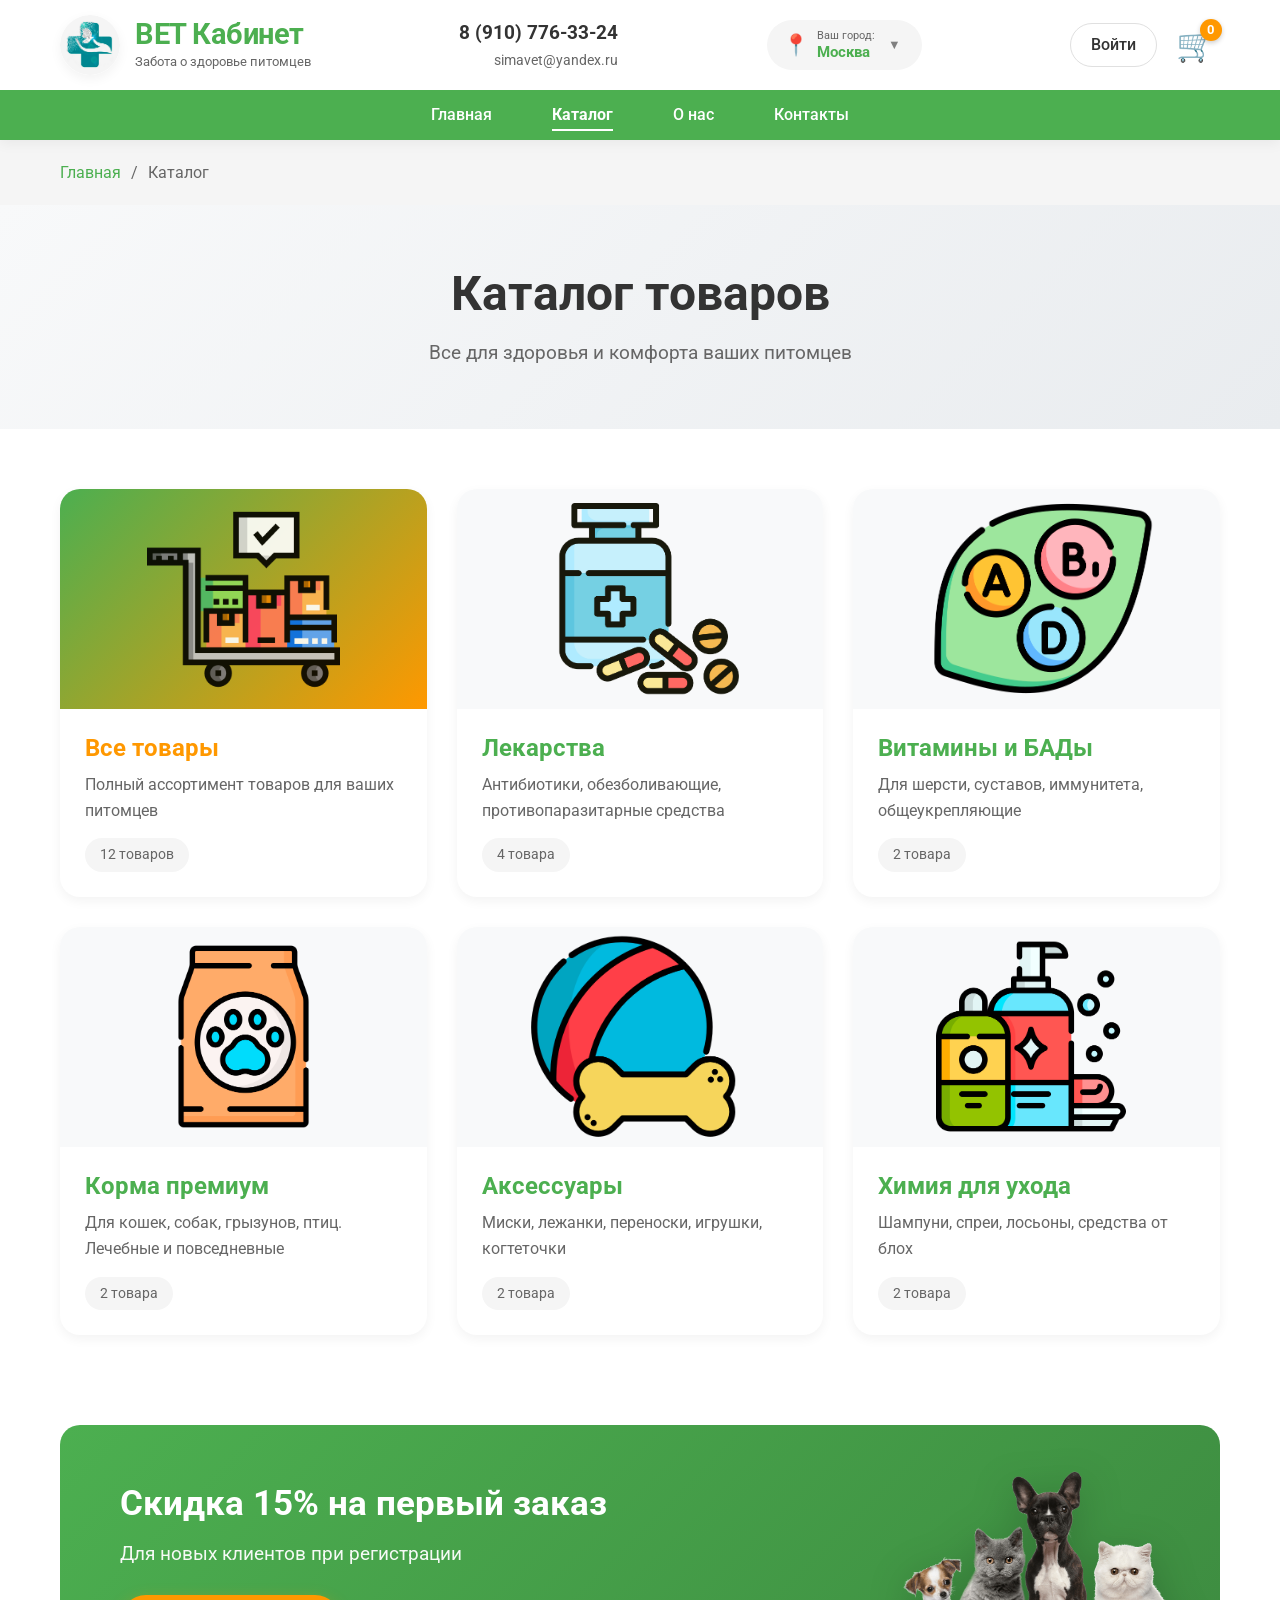
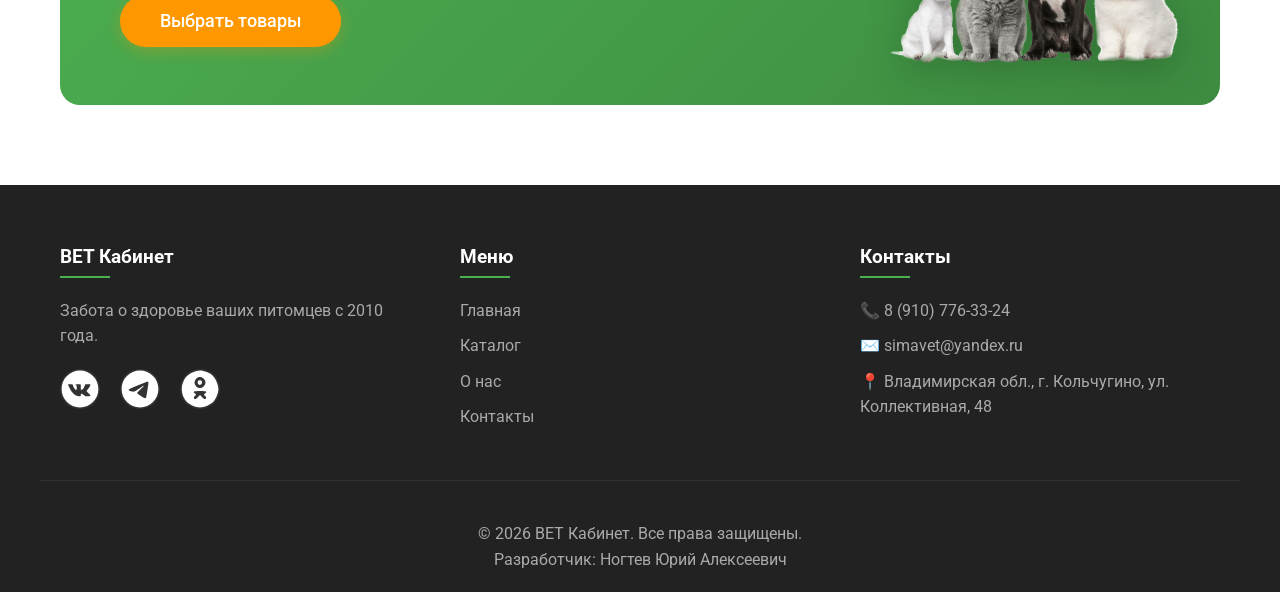
<file: catalog.html>
<!DOCTYPE html>
<html lang="ru">
<head>
    <meta charset="UTF-8">
    <meta name="viewport" content="width=device-width, initial-scale=1.0">
    <title>ВЕТ Кабинет - Каталог</title>
    <link rel="icon" type="image/x-icon" href="images/favicon.ico">
    <link rel="stylesheet" href="css/styles.css">
    <link rel="stylesheet" href="css/catalog.css">
</head>
<body>
    <!-- ===== HEADER ===== -->
    <header class="header">
        <div class="header__container">
            <a href="index.html" class="logo">
                <div class="logo__image">
                    <img src="images/logo.png" alt="ВЕТ Кабинет">
                </div>
                <div class="logo__text">
                    <h1>ВЕТ Кабинет</h1>
                    <p>Забота о здоровье питомцев</p>
                </div>
            </a>
            
            <div class="header__contacts">
                <a href="tel:+79107763324" class="phone">8 (910) 776-33-24</a>
                <a href="mailto:simavet@yandex.ru" class="email">simavet@yandex.ru</a>
            </div>

            <div class="header__location" id="locationBlock">
                <div class="location__icon">📍</div>
                <div class="location__info">
                    <span class="location__label">Ваш город:</span>
                    <span class="location__city" id="userCity">Москва</span>
                </div>
                <button class="location__change" id="changeCityBtn" title="Выбрать город">▼</button>
            </div>
            
            <div class="header__actions">
                <a href="account.html" class="login-link">Войти</a>
                <a href="cart.html" title="Корзина">
                    🛒
                    <span class="cart-count">0</span>
                </a>
            </div>
        </div>
        
        <nav class="nav">
            <ul class="nav__menu">
                <li class="nav__item"><a href="index.html">Главная</a></li>
                <li class="nav__item"><a href="catalog.html" class="active">Каталог</a></li>
                <li class="nav__item"><a href="about.html">О нас</a></li>
                <li class="nav__item"><a href="contacts.html">Контакты</a></li>
            </ul>
        </nav>
    </header>

    <!-- ===== MAIN CONTENT ===== -->
    <main>
        <!-- Хлебные крошки -->
        <div class="breadcrumbs">
            <div class="container">
                <ul class="breadcrumbs__list">
                    <li class="breadcrumbs__item"><a href="index.html">Главная</a></li>
                    <li class="breadcrumbs__item active">Каталог</li>
                </ul>
            </div>
        </div>

        <!-- Заголовок страницы -->
        <section class="page-header">
            <div class="container">
                <h1 class="page-header__title">Каталог товаров</h1>
                <p class="page-header__subtitle">Все для здоровья и комфорта ваших питомцев</p>
            </div>
        </section>

        <!-- Сетка категорий -->
        <section class="catalog-section">
            <div class="container">
                <div class="catalog-grid" id="catalogGrid">
                    
                    <!-- Категория: Все товары -->
                    <a href="category.html?cat=all" class="catalog-card" data-category="all">
                        <div class="catalog-card__image">
                            <img src="images/categories/all.png" alt="Все товары" loading="lazy">
                        </div>
                        <div class="catalog-card__content">
                            <h2 class="catalog-card__title">Все товары</h2>
                            <p class="catalog-card__desc">Полный ассортимент товаров для ваших питомцев</p>
                            <span class="catalog-card__count" id="count-all">0 товаров</span>
                        </div>
                    </a>
                    
                    <!-- Категория: Лекарства -->
                    <a href="category.html?cat=lekarstva" class="catalog-card" data-category="lekarstva">
                        <div class="catalog-card__image">
                            <img src="images/categories/lekarstva.png" alt="Лекарства" loading="lazy">
                        </div>
                        <div class="catalog-card__content">
                            <h2 class="catalog-card__title">Лекарства</h2>
                            <p class="catalog-card__desc">Антибиотики, обезболивающие, противопаразитарные средства</p>
                            <span class="catalog-card__count" id="count-lekarstva">0 товаров</span>
                        </div>
                    </a>

                    <!-- Категория: Витамины -->
                    <a href="category.html?cat=vitaminy" class="catalog-card" data-category="vitaminy">
                        <div class="catalog-card__image">
                            <img src="images/categories/vitaminy.png" alt="Витамины" loading="lazy">
                        </div>
                        <div class="catalog-card__content">
                            <h2 class="catalog-card__title">Витамины и БАДы</h2>
                            <p class="catalog-card__desc">Для шерсти, суставов, иммунитета, общеукрепляющие</p>
                            <span class="catalog-card__count" id="count-vitaminy">0 товаров</span>
                        </div>
                    </a>

                    <!-- Категория: Корма -->
                    <a href="category.html?cat=korma" class="catalog-card" data-category="korma">
                        <div class="catalog-card__image">
                            <img src="images/categories/korma.png" alt="Корма" loading="lazy">
                        </div>
                        <div class="catalog-card__content">
                            <h2 class="catalog-card__title">Корма премиум</h2>
                            <p class="catalog-card__desc">Для кошек, собак, грызунов, птиц. Лечебные и повседневные</p>
                            <span class="catalog-card__count" id="count-korma">0 товаров</span>
                        </div>
                    </a>

                    <!-- Категория: Аксессуары -->
                    <a href="category.html?cat=aksessuary" class="catalog-card" data-category="aksessuary">
                        <div class="catalog-card__image">
                            <img src="images/categories/aksessuary.png" alt="Аксессуары" loading="lazy">
                        </div>
                        <div class="catalog-card__content">
                            <h2 class="catalog-card__title">Аксессуары</h2>
                            <p class="catalog-card__desc">Миски, лежанки, переноски, игрушки, когтеточки</p>
                            <span class="catalog-card__count" id="count-aksessuary">0 товаров</span>
                        </div>
                    </a>

                    <!-- Категория: Химия для ухода -->
                    <a href="category.html?cat=khimiya" class="catalog-card" data-category="khimiya">
                        <div class="catalog-card__image">
                            <img src="images/categories/khimiya.png" alt="Химия для ухода" loading="lazy">
                        </div>
                        <div class="catalog-card__content">
                            <h2 class="catalog-card__title">Химия для ухода</h2>
                            <p class="catalog-card__desc">Шампуни, спреи, лосьоны, средства от блох</p>
                            <span class="catalog-card__count" id="count-khimiya">0 товаров</span>
                        </div>
                    </a>
                </div>
            </div>
        </section>

        <!-- Баннер акции -->
        <section class="catalog-banner">
            <div class="container">
                <div class="banner-card">
                    <div class="banner-card__content">
                        <h2 class="banner-card__title">Скидка 15% на первый заказ</h2>
                        <p class="banner-card__desc">Для новых клиентов при регистрации</p>
                        <a href="category.html?cat=all" class="btn btn-primary">Выбрать товары</a>
                    </div>
                    <div class="banner-card__image">
                        <img src="images/categories/banner-pets.png" alt="Животные">
                    </div>
                </div>
            </div>
        </section>
    </main>

    <!-- ===== FOOTER ===== -->
    <footer class="footer">
        <div class="footer__container">
            <div class="footer__col">
                <h3>ВЕТ Кабинет</h3>
                <p>Забота о здоровье ваших питомцев с 2010 года.</p>
                <div class="footer__social">
                    <a href="https://vk.com/svet_vet_kabinet" title="VK">
                        <img src="images/icons/vk.svg" alt="VK">
                    </a>
                    <a href="https://web.telegram.org/" title="Telegram">
                        <img src="images/icons/telegram.svg" alt="Telegram">
                    </a>
                    <a href="https://ok.ru/" title="Оdnoklassniki">
                        <img src="images/icons/odnoklassniki.svg" alt="Оdnoklassniki">
                    </a>
                </div>
            </div>
            <div class="footer__col">
                <h3>Меню</h3>
                <ul>
                    <li><a href="index.html">Главная</a></li>
                    <li><a href="catalog.html">Каталог</a></li>
                    <li><a href="about.html">О нас</a></li>
                    <li><a href="contacts.html">Контакты</a></li>
                </ul>
            </div>
            <div class="footer__col">
                <h3>Контакты</h3>
                <ul>
                    <li>📞 <a href="tel:+79107763324">8 (910) 776-33-24</a></li>
                    <li>✉️ <a href="mailto:simavet@yandex.ru">simavet@yandex.ru</a></li>
                    <li>📍 <a href="https://yandex.ru/maps/org/veterinarny_kabinet/1272098244/">Владимирская обл., г. Кольчугино, ул. Коллективная, 48</a></li>
                </ul>
            </div>
        </div>
        <div class="footer__bottom">
            <p>© 2026 ВЕТ Кабинет. Все права защищены.</p>
            <p>Разработчик: Ногтев Юрий Алексеевич</p>
        </div>
    </footer>
    
    <script src="js/main.js"></script>
</body>
</html>
</file>
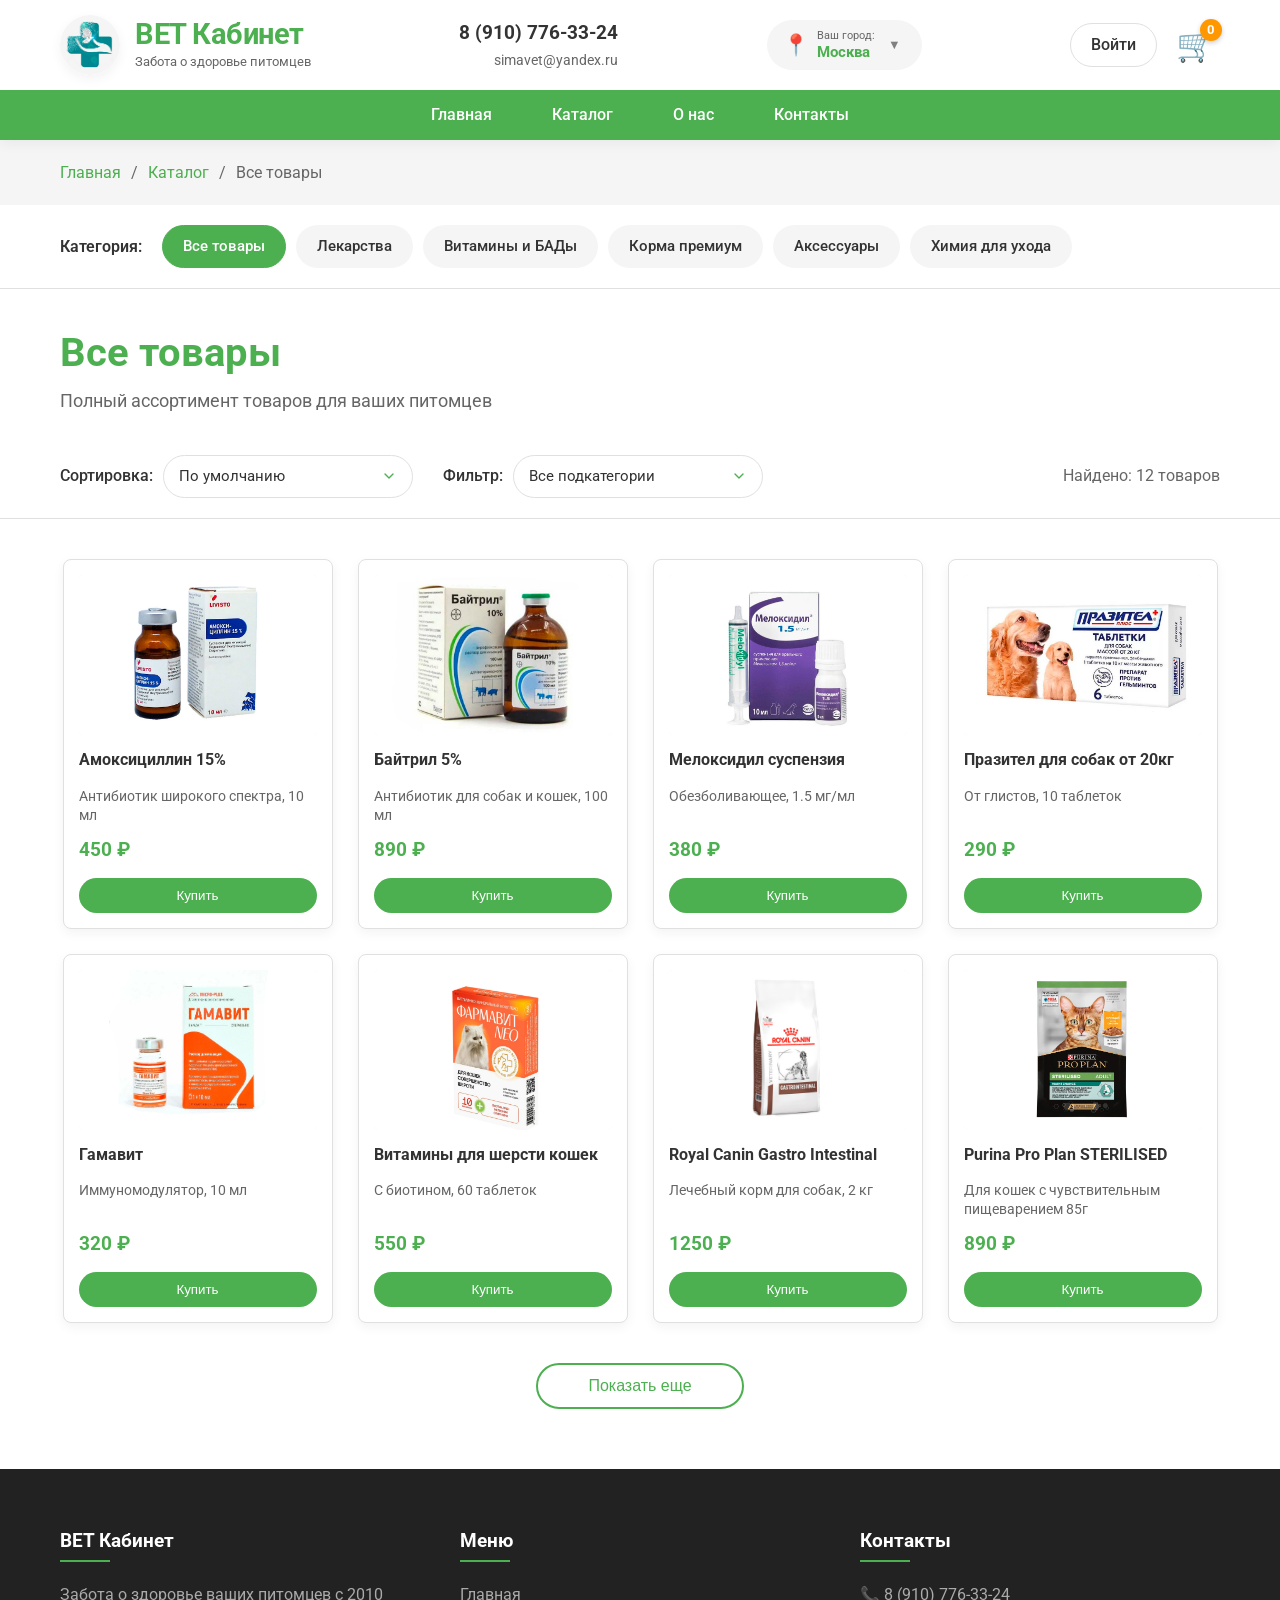
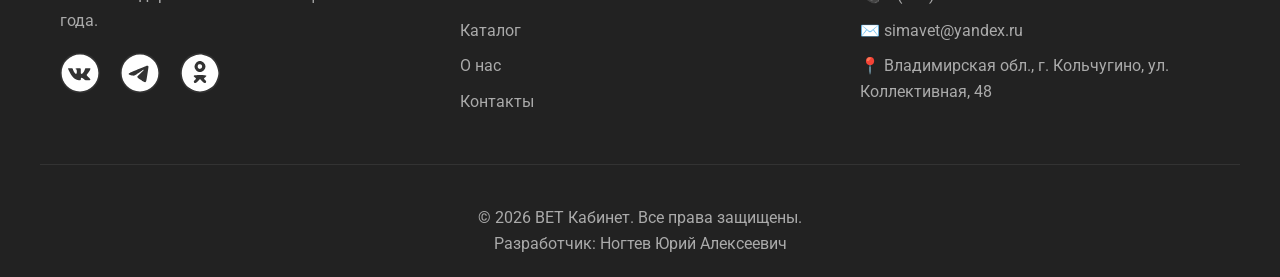
<file: category.html>
<!DOCTYPE html>
<html lang="ru">
<head>
    <meta charset="UTF-8">
    <meta name="viewport" content="width=device-width, initial-scale=1.0">
    <title>ВЕТ Кабинет - Лекарства</title>
    <link rel="icon" type="image/x-icon" href="images/favicon.ico">
    <link rel="stylesheet" href="css/styles.css">
    <link rel="stylesheet" href="css/category.css">
</head>
<body>
    <!-- ===== HEADER ===== -->
    <header class="header">
        <div class="header__container">
            <a href="index.html" class="logo">
                <div class="logo__image">
                    <img src="images/logo.png" alt="ВЕТ Кабинет">
                </div>
                <div class="logo__text">
                    <h1>ВЕТ Кабинет</h1>
                    <p>Забота о здоровье питомцев</p>
                </div>
            </a>
            
            <div class="header__contacts">
                <a href="tel:+79107763324" class="phone">8 (910) 776-33-24</a>
                <a href="mailto:simavet@yandex.ru" class="email">simavet@yandex.ru</a>
            </div>

            <div class="header__location" id="locationBlock">
                <div class="location__icon">📍</div>
                <div class="location__info">
                    <span class="location__label">Ваш город:</span>
                    <span class="location__city" id="userCity">Москва</span>
                </div>
                <button class="location__change" id="changeCityBtn" title="Выбрать город">▼</button>
            </div>
            
            <div class="header__actions">
                <a href="account.html" class="login-link">Войти</a>
                <a href="cart.html" title="Корзина">
                    🛒
                    <span class="cart-count">0</span>
                </a>
            </div>
        </div>
        
        <nav class="nav">
            <ul class="nav__menu">
                <li class="nav__item"><a href="index.html">Главная</a></li>
                <li class="nav__item"><a href="catalog.html">Каталог</a></li>
                <li class="nav__item"><a href="about.html">О нас</a></li>
                <li class="nav__item"><a href="contacts.html">Контакты</a></li>
            </ul>
        </nav>
    </header>

    <!-- ===== MAIN CONTENT ===== -->
    <main>
        <!-- Хлебные крошки -->
        <div class="breadcrumbs">
            <div class="container">
                <ul class="breadcrumbs__list">
                    <li class="breadcrumbs__item"><a href="index.html">Главная</a></li>
                    <li class="breadcrumbs__item"><a href="catalog.html">Каталог</a></li>
                    <li class="breadcrumbs__item active" id="categoryName">Лекарства</li>
                </ul>
            </div>
        </div>

        <!-- Переключатель категорий -->
        <section class="category-switcher">
            <div class="container">
                <div class="switcher-wrapper">
                    <span class="switcher-label">Категория:</span>
                    <div class="switcher-buttons" id="categorySwitcher">
                        <a href="category.html?cat=all" class="switcher-btn" data-cat="all">Все товары</a>
                        <a href="category.html?cat=lekarstva" class="switcher-btn" data-cat="lekarstva">Лекарства</a>
                        <a href="category.html?cat=vitaminy" class="switcher-btn" data-cat="vitaminy">Витамины и БАДы</a>
                        <a href="category.html?cat=korma" class="switcher-btn" data-cat="korma">Корма премиум</a>
                        <a href="category.html?cat=aksessuary" class="switcher-btn" data-cat="aksessuary">Аксессуары</a>
                        <a href="category.html?cat=khimiya" class="switcher-btn" data-cat="khimiya">Химия для ухода</a>
                    </div>
                </div>
            </div>
        </section>

        <!-- Заголовок категории -->
        <section class="category-header">
            <div class="container">
                <h1 class="category-header__title" id="categoryTitle">Лекарства</h1>
                <p class="category-header__subtitle" id="categoryDesc">Ветеринарные препараты для лечения и профилактики</p>
            </div>
        </section>

        <!-- Фильтры и сортировка -->
        <section class="category-filters">
            <div class="container">
                <div class="filters-row">
                    <div class="filter-group">
                        <label class="filter-label">Сортировка:</label>
                        <select class="filter-select" id="sortSelect">
                            <option value="default">По умолчанию</option>
                            <option value="price-asc">Цена: по возрастанию</option>
                            <option value="price-desc">Цена: по убыванию</option>
                            <option value="name">По названию</option>
                        </select>
                    </div>
                    
                    <div class="filter-group">
                        <label class="filter-label">Фильтр:</label>
                        <select class="filter-select" id="filterSelect">
                            <option value="all">Все подкатегории</option>
                        </select>
                    </div>
                    
                    <div class="filter-results">
                        Найдено: <span id="resultsCount">0</span> товаров
                    </div>
                </div>
            </div>
        </section>

        <!-- Сетка товаров -->
        <section class="products-section">
            <div class="container">
                <div class="products-grid" id="productsGrid">
                    <!-- Товары будут добавлены через JS -->
                </div>
                
                <!-- Кнопка "Показать еще" -->
                <div class="products-more">
                    <button class="btn btn-outline" id="loadMoreBtn">Показать еще</button>
                </div>
            </div>
        </section>
    </main>

    <!-- ===== FOOTER ===== -->
    <footer class="footer">
        <div class="footer__container">
            <div class="footer__col">
                <h3>ВЕТ Кабинет</h3>
                <p>Забота о здоровье ваших питомцев с 2010 года.</p>
                <div class="footer__social">
                    <a href="https://vk.com/svet_vet_kabinet" title="VK">
                        <img src="images/icons/vk.svg" alt="VK">
                    </a>
                    <a href="https://web.telegram.org/" title="Telegram">
                        <img src="images/icons/telegram.svg" alt="Telegram">
                    </a>
                    <a href="https://ok.ru/" title="Оdnoklassniki">
                        <img src="images/icons/odnoklassniki.svg" alt="Оdnoklassniki">
                    </a>
                </div>
            </div>
            <div class="footer__col">
                <h3>Меню</h3>
                <ul>
                    <li><a href="index.html">Главная</a></li>
                    <li><a href="catalog.html">Каталог</a></li>
                    <li><a href="about.html">О нас</a></li>
                    <li><a href="contacts.html">Контакты</a></li>
                </ul>
            </div>
            <div class="footer__col">
                <h3>Контакты</h3>
                <ul>
                    <li>📞 <a href="tel:+79107763324">8 (910) 776-33-24</a></li>
                    <li>✉️ <a href="mailto:simavet@yandex.ru">simavet@yandex.ru</a></li>
                    <li>📍 <a href="https://yandex.ru/maps/org/veterinarny_kabinet/1272098244/">Владимирская обл., г. Кольчугино, ул. Коллективная, 48</a></li>
                </ul>
            </div>
        </div>
        <div class="footer__bottom">
            <p>© 2026 ВЕТ Кабинет. Все права защищены.</p>
            <p>Разработчик: Ногтев Юрий Алексеевич</p>
        </div>
    </footer>

    <!-- Шаблон карточки товара (скрыт) -->
    <template id="productCardTemplate">
        <div class="product-card">
            <a class="product-card__link">
                <div class="product-card__image-wrapper">
                    <img src="" alt="" class="product-card__image" loading="lazy">
                </div>
                <h3 class="product-card__title"></h3>
                <p class="product-card__desc"></p>
                <div class="product-card__price"></div>
            </a>
            <button class="product-card__btn">Купить</button>
        </div>
    </template>
    
    <script src="js/main.js"></script>
</body>
</html>
</file>
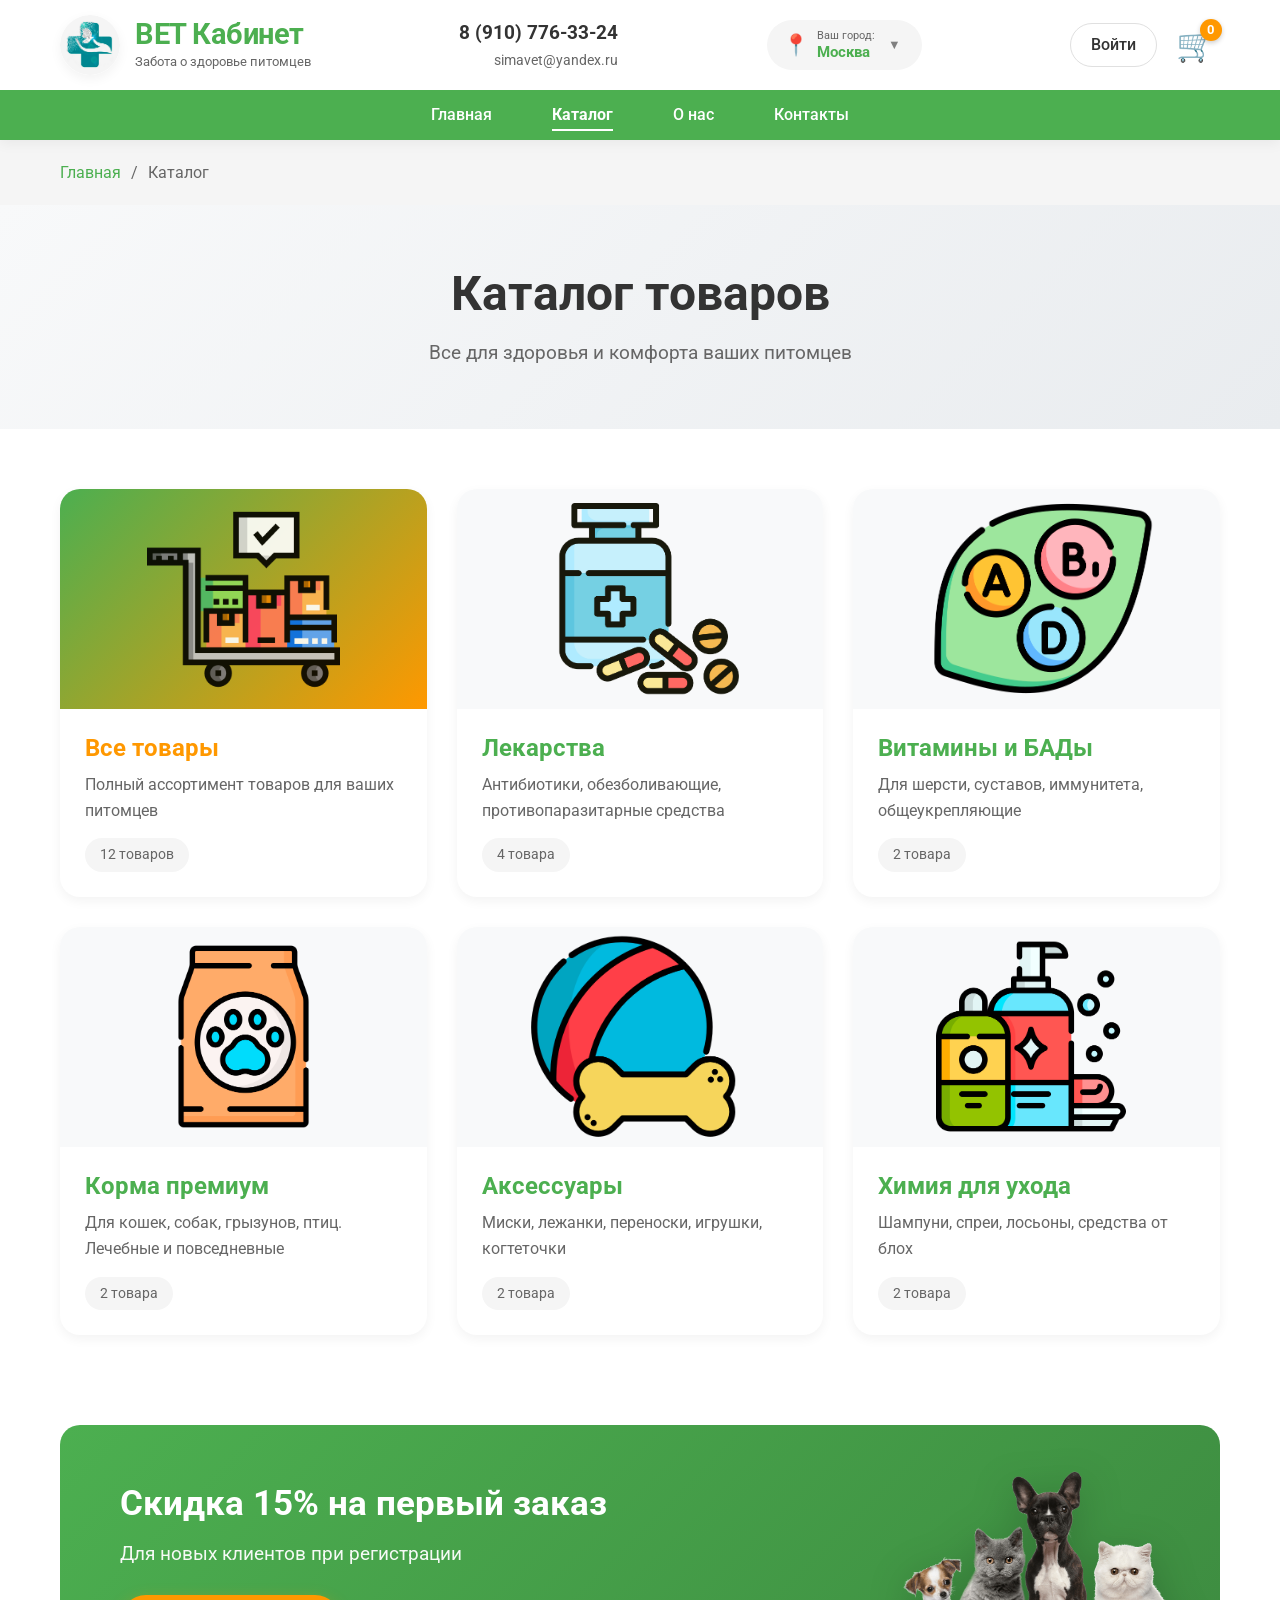
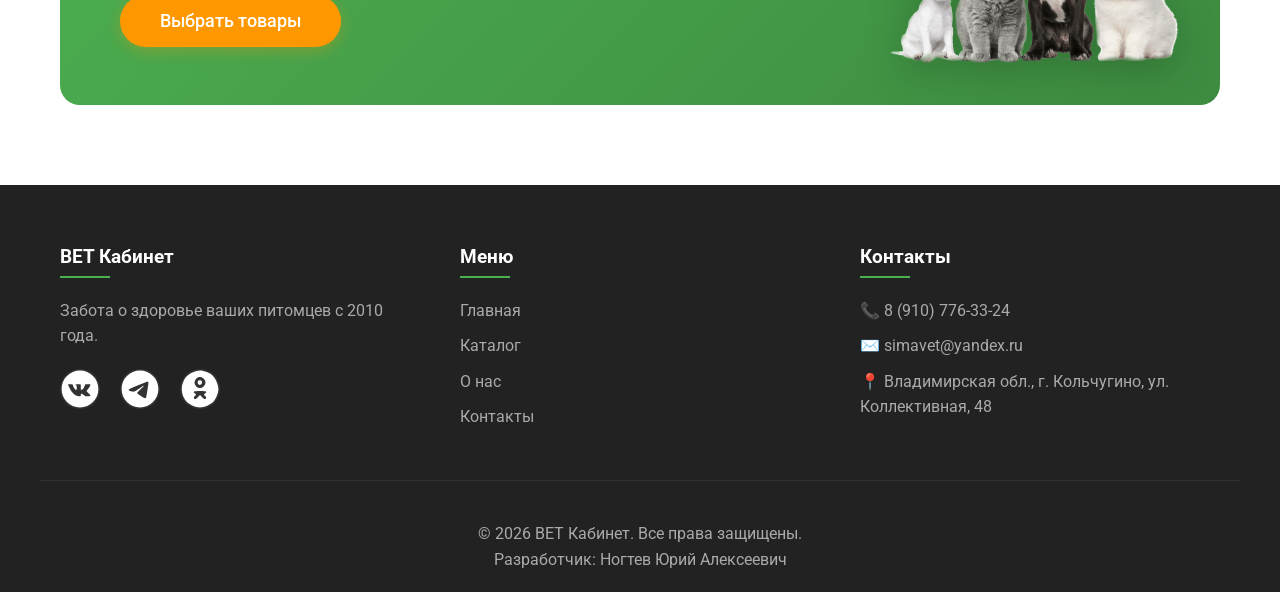
<file: checkout.html>
<!DOCTYPE html>
<html lang="ru">
<head>
    <meta charset="UTF-8">
    <meta name="viewport" content="width=device-width, initial-scale=1.0">
    <title>ВЕТ Кабинет - Оформление заказа</title>
    <link rel="icon" type="image/x-icon" href="images/favicon.ico">
    <link rel="stylesheet" href="css/styles.css">
    <link rel="stylesheet" href="css/checkout.css">
</head>
<body>
    <!-- ===== HEADER ===== -->
    <header class="header">
        <div class="header__container">
            <a href="index.html" class="logo">
                <div class="logo__image">
                    <img src="images/logo.png" alt="ВЕТ Кабинет">
                </div>
                <div class="logo__text">
                    <h1>ВЕТ Кабинет</h1>
                    <p>Забота о здоровье питомцев</p>
                </div>
            </a>
            
            <div class="header__contacts">
                <a href="tel:+79107763324" class="phone">8 (910) 776-33-24</a>
                <a href="mailto:simavet@yandex.ru" class="email">simavet@yandex.ru</a>
            </div>

            <div class="header__location" id="locationBlock">
                <div class="location__icon">📍</div>
                <div class="location__info">
                    <span class="location__label">Ваш город:</span>
                    <span class="location__city" id="userCity">Москва</span>
                </div>
                <button class="location__change" id="changeCityBtn" title="Выбрать город">▼</button>
            </div>
            
            <div class="header__actions">
                <a href="account.html" class="login-link">Войти</a>
                <a href="cart.html" title="Корзина">
                    🛒
                    <span class="cart-count">0</span>
                </a>
            </div>
        </div>
        
        <nav class="nav">
            <ul class="nav__menu">
                <li class="nav__item"><a href="index.html">Главная</a></li>
                <li class="nav__item"><a href="catalog.html">Каталог</a></li>
                <li class="nav__item"><a href="about.html">О нас</a></li>
                <li class="nav__item"><a href="contacts.html">Контакты</a></li>
            </ul>
        </nav>
    </header>

    <!-- ===== MAIN CONTENT ===== -->
    <main>
        <!-- Хлебные крошки -->
        <div class="breadcrumbs">
            <div class="container">
                <ul class="breadcrumbs__list">
                    <li class="breadcrumbs__item"><a href="index.html">Главная</a></li>
                    <li class="breadcrumbs__item"><a href="cart.html">Корзина</a></li>
                    <li class="breadcrumbs__item active">Оформление заказа</li>
                </ul>
            </div>
        </div>

        <!-- Заголовок страницы -->
        <section class="page-header">
            <div class="container">
                <h1 class="page-header__title">Оформление заказа</h1>
                <p class="page-header__subtitle">Заполните данные для доставки</p>
            </div>
        </section>

        <!-- Форма оформления -->
        <section class="checkout-section">
            <div class="container">
                <div class="checkout-layout">
                    <!-- Левая колонка - данные получателя -->
                    <div class="checkout-form">
                        <h2 class="form-section-title">Получатель</h2>
                        
                        <div class="form-row">
                            <div class="form-group">
                                <label for="name" class="form-label">Имя *</label>
                                <input type="text" class="form-input" id="name" placeholder="Иван" required>
                            </div>
                            <div class="form-group">
                                <label for="lastName" class="form-label">Фамилия</label>
                                <input type="text" class="form-input" id="lastName" placeholder="Петров">
                            </div>
                        </div>
                        
                        <div class="form-row">
                            <div class="form-group">
                                <label for="email" class="form-label">Email *</label>
                                <input type="email" class="form-input" id="email" placeholder="ivan@example.com" required>
                            </div>
                            <div class="form-group">
                                <label for="phone" class="form-label">Телефон *</label>
                                <input type="tel" class="form-input" id="phone" placeholder="+7 (910) 776-33-24" required>
                            </div>
                        </div>
                        
                        <h2 class="form-section-title">Доставка</h2>
                        
                        <div class="form-row">
                            <div class="form-group">
                                <label for="city" class="form-label">Город *</label>
                                <input type="text" class="form-input" id="city" placeholder="Москва" required>
                            </div>
                            <div class="form-group">
                                <label for="street" class="form-label">Улица *</label>
                                <input type="text" class="form-input" id="street" placeholder="Ленина" required>
                            </div>
                        </div>
                        
                        <div class="form-row">
                            <div class="form-group">
                                <label for="house" class="form-label">Дом *</label>
                                <input type="text" class="form-input" id="house" placeholder="15" required>
                            </div>
                            <div class="form-group">
                                <label for="apartment" class="form-label">Квартира/офис</label>
                                <input type="text" class="form-input" id="apartment" placeholder="42">
                            </div>
                            <div class="form-group">
                                <label for="postal" class="form-label">Индекс</label>
                                <input type="text" class="form-input" id="postal" placeholder="101000">
                            </div>
                        </div>
                        
                        <div class="form-group">
                            <label for="comment" class="form-label">Комментарий к заказу</label>
                            <textarea class="form-input form-textarea" id="comment" rows="3" placeholder="Домофон, время доставки..."></textarea>
                        </div>
                        
                        <h2 class="form-section-title">Способ доставки</h2>
                        
                        <div class="delivery-options">
                            <label class="delivery-option">
                                <input type="radio" name="delivery" value="courier" checked>
                                <div class="option-content">
                                    <span class="option-title">Курьером</span>
                                    <span class="option-price">300 ₽</span>
                                    <span class="option-desc">Доставка курьером по адресу</span>
                                </div>
                            </label>
                            
                            <label class="delivery-option">
                                <input type="radio" name="delivery" value="pickup">
                                <div class="option-content">
                                    <span class="option-title">Самовывоз</span>
                                    <span class="option-price">Бесплатно</span>
                                    <span class="option-desc">г. Кольчугино, ул. Коллективная, 48</span>
                                </div>
                            </label>
                            
                            <label class="delivery-option">
                                <input type="radio" name="delivery" value="post">
                                <div class="option-content">
                                    <span class="option-title">Почта России</span>
                                    <span class="option-price">350 ₽</span>
                                    <span class="option-desc">Отправка почтой по России</span>
                                </div>
                            </label>
                        </div>
                        
                        <h2 class="form-section-title">Способ оплаты</h2>
                        
                        <div class="payment-options">
                            <label class="payment-option">
                                <input type="radio" name="payment" value="cash" checked>
                                <div class="option-content">
                                    <span class="option-title">Наличными при получении</span>
                                </div>
                            </label>
                            
                            <label class="payment-option">
                                <input type="radio" name="payment" value="card">
                                <div class="option-content">
                                    <span class="option-title">Картой онлайн</span>
                                </div>
                            </label>
                            
                            <label class="payment-option">
                                <input type="radio" name="payment" value="sbp">
                                <div class="option-content">
                                    <span class="option-title">СБП (Система быстрых платежей)</span>
                                </div>
                            </label>
                        </div>
                        
                        <div class="form-group">
                            <label class="form-checkbox">
                                <input type="checkbox" name="agreement" id="agreement" required>
                                <span class="form-checkbox__text">Я согласен с условиями обработки персональных данных *</span>
                            </label>
                        </div>
                    </div>
                    
                    <!-- Правая колонка - состав заказа -->
                    <div class="order-summary">
                        <h2 class="summary-title">Ваш заказ</h2>
                        
                        <div class="order-items" id="orderItems">
                            <!-- Товары будут добавлены через JS -->
                        </div>
                        
                        <div class="summary-row">
                            <span>Товаров:</span>
                            <span id="orderItemsCount">0</span>
                        </div>
                        
                        <div class="summary-row">
                            <span>Сумма:</span>
                            <span id="orderSubtotal">0 ₽</span>
                        </div>
                        
                        <div class="summary-row">
                            <span>Доставка:</span>
                            <span id="orderShipping">300 ₽</span>
                        </div>
                        
                        <div class="summary-row summary-total">
                            <span>Итого:</span>
                            <span id="orderTotal">0 ₽</span>
                        </div>
                        
                        <button class="btn btn-primary place-order-btn" id="placeOrderBtn">Подтвердить заказ</button>
                        
                        <p class="order-note">Нажимая кнопку, вы подтверждаете, что ознакомлены и согласны с условиями обработки персональных данных</p>
                    </div>
                </div>
            </div>
        </section>
    </main>

    <!-- ===== FOOTER ===== -->
    <footer class="footer">
        <div class="footer__container">
            <div class="footer__col">
                <h3>ВЕТ Кабинет</h3>
                <p>Забота о здоровье ваших питомцев с 2010 года.</p>
                <div class="footer__social">
                    <a href="https://vk.com/svet_vet_kabinet" title="VK">
                        <img src="images/icons/vk.svg" alt="VK">
                    </a>
                    <a href="https://web.telegram.org/" title="Telegram">
                        <img src="images/icons/telegram.svg" alt="Telegram">
                    </a>
                    <a href="https://ok.ru/" title="Оdnoklassniki">
                        <img src="images/icons/odnoklassniki.svg" alt="Оdnoklassniki">
                    </a>
                </div>
            </div>
            <div class="footer__col">
                <h3>Меню</h3>
                <ul>
                    <li><a href="index.html">Главная</a></li>
                    <li><a href="catalog.html">Каталог</a></li>
                    <li><a href="about.html">О нас</a></li>
                    <li><a href="contacts.html">Контакты</a></li>
                </ul>
            </div>
            <div class="footer__col">
                <h3>Контакты</h3>
                <ul>
                    <li>📞 <a href="tel:+79107763324">8 (910) 776-33-24</a></li>
                    <li>✉️ <a href="mailto:simavet@yandex.ru">simavet@yandex.ru</a></li>
                    <li>📍 <a href="https://yandex.ru/maps/org/veterinarny_kabinet/1272098244/">Владимирская обл., г. Кольчугино, ул. Коллективная, 48</a></li>
                </ul>
            </div>
        </div>
        <div class="footer__bottom">
            <p>© 2026 ВЕТ Кабинет. Все права защищены.</p>
            <p>Разработчик: Ногтев Юрий Алексеевич</p>
        </div>
    </footer>

    <!-- Шаблон товара в заказе -->
    <template id="orderItemTemplate">
        <div class="order-item">
            <div class="order-item__image">
                <img src="" alt="" loading="lazy">
            </div>
            <div class="order-item__info">
                <div class="order-item__title"></div>
                <div class="order-item__price"></div>
                <div class="order-item__quantity">x <span></span></div>
            </div>
        </div>
    </template>

    <script src="js/main.js"></script>
    <script>
        document.addEventListener('DOMContentLoaded', function() {
            // ===== ЭЛЕМЕНТЫ СТРАНИЦЫ =====
            const elements = {
                orderItems: document.getElementById('orderItems'),
                orderTemplate: document.getElementById('orderItemTemplate'),
                orderItemsCount: document.getElementById('orderItemsCount'),
                orderSubtotal: document.getElementById('orderSubtotal'),
                orderShipping: document.getElementById('orderShipping'),
                orderTotal: document.getElementById('orderTotal'),
                placeOrderBtn: document.getElementById('placeOrderBtn'),
                deliveryRadios: document.querySelectorAll('input[name="delivery"]'),
                phoneInput: document.getElementById('phone')
            };

            // ===== ВСПОМОГАТЕЛЬНЫЕ ФУНКЦИИ =====
            const loadCart = () => JSON.parse(localStorage.getItem('vetCart') || '[]');
            
            const formatPrice = (price) => parseInt(price).toLocaleString() + ' ₽';
            
            const getShippingCost = (method) => {
                const costs = { courier: 300, post: 350, pickup: 0 };
                return costs[method] || 300;
            };

            // ===== ОБНОВЛЕНИЕ СОСТАВА ЗАКАЗА =====
            function updateOrderSummary() {
                const cart = loadCart();
                
                if (cart.length === 0) {
                    window.location.href = 'catalog.html';
                    return;
                }

                elements.orderItems.innerHTML = '';
                
                cart.forEach(item => {
                    const orderItem = elements.orderTemplate.content.cloneNode(true);
                    
                    const img = orderItem.querySelector('.order-item__image img');
                    img.src = item.image || 'images/products/placeholder.jpg';
                    img.alt = item.name;
                    
                    orderItem.querySelector('.order-item__title').textContent = item.name;
                    orderItem.querySelector('.order-item__price').textContent = formatPrice(item.price);
                    orderItem.querySelector('.order-item__quantity span').textContent = item.quantity || 1;
                    
                    elements.orderItems.appendChild(orderItem);
                });

                const itemsCount = cart.reduce((sum, item) => sum + (item.quantity || 1), 0);
                const subtotal = cart.reduce((sum, item) => sum + (parseInt(item.price) * (item.quantity || 1)), 0);
                
                const selectedDelivery = document.querySelector('input[name="delivery"]:checked')?.value || 'courier';
                const shipping = getShippingCost(selectedDelivery);
                
                elements.orderItemsCount.textContent = itemsCount;
                elements.orderSubtotal.textContent = formatPrice(subtotal);
                elements.orderShipping.textContent = shipping === 0 ? 'Бесплатно' : formatPrice(shipping);
                elements.orderTotal.textContent = formatPrice(subtotal + shipping);
            }

            // ===== ВАЛИДАЦИЯ ФОРМЫ =====
            function validateForm() {
                const fields = {
                    name: document.getElementById('name')?.value.trim(),
                    email: document.getElementById('email')?.value.trim(),
                    phone: document.getElementById('phone')?.value.trim(),
                    city: document.getElementById('city')?.value.trim(),
                    street: document.getElementById('street')?.value.trim(),
                    house: document.getElementById('house')?.value.trim(),
                    agreement: document.getElementById('agreement')?.checked
                };

                const required = [
                    { field: 'name', message: 'Введите имя' },
                    { field: 'email', message: 'Введите email' },
                    { field: 'phone', message: 'Введите телефон' },
                    { field: 'city', message: 'Введите город' },
                    { field: 'street', message: 'Введите улицу' },
                    { field: 'house', message: 'Введите номер дома' }
                ];

                for (const { field, message } of required) {
                    if (!fields[field]) {
                        alert(message);
                        return false;
                    }
                }

                if (!fields.agreement) {
                    alert('Необходимо согласие на обработку персональных данных');
                    return false;
                }

                return true;
            }

            // ===== МАСКА ДЛЯ ТЕЛЕФОНА =====
            function setupPhoneMask() {
                if (!elements.phoneInput) return;
                
                elements.phoneInput.addEventListener('input', (e) => {
                    let value = e.target.value.replace(/\D/g, '');
                    
                    if (value.length > 0) {
                        if (value.length <= 1) {
                            value = '+7 (' + value;
                        } else if (value.length <= 4) {
                            value = '+7 (' + value.slice(1, 4);
                        } else if (value.length <= 7) {
                            value = '+7 (' + value.slice(1, 4) + ') ' + value.slice(4, 7);
                        } else if (value.length <= 9) {
                            value = '+7 (' + value.slice(1, 4) + ') ' + value.slice(4, 7) + '-' + value.slice(7, 9);
                        } else {
                            value = '+7 (' + value.slice(1, 4) + ') ' + value.slice(4, 7) + '-' + value.slice(7, 9) + '-' + value.slice(9, 11);
                        }
                        e.target.value = value;
                    }
                });
            }

            // ===== ОБРАБОТЧИК ОФОРМЛЕНИЯ =====
            function setupPlaceOrder() {
                if (!elements.placeOrderBtn) return;
                
                elements.placeOrderBtn.addEventListener('click', () => {
                    const cart = loadCart();
                    
                    if (cart.length === 0) {
                        alert('Корзина пуста');
                        return;
                    }
                    
                    if (!validateForm()) return;
                    
                    const isLoggedIn = localStorage.getItem('vetUserLoggedIn') === 'true';
                    
                    if (!isLoggedIn) {
                        const action = confirm('Вы не авторизованы. Хотите войти в аккаунт?');
                        if (action) {
                            window.location.href = 'account.html';
                            return;
                        }
                    }
                    
                    alert('Спасибо! Ваш заказ принят.');
                    localStorage.removeItem('vetCart');
                    window.location.href = 'index.html';
                });
            }

            // ===== ИНИЦИАЛИЗАЦИЯ =====
            elements.deliveryRadios.forEach(radio => {
                radio.addEventListener('change', updateOrderSummary);
            });

            setupPhoneMask();
            setupPlaceOrder();
            updateOrderSummary();
        });
    </script>
</body>
</html>
</file>
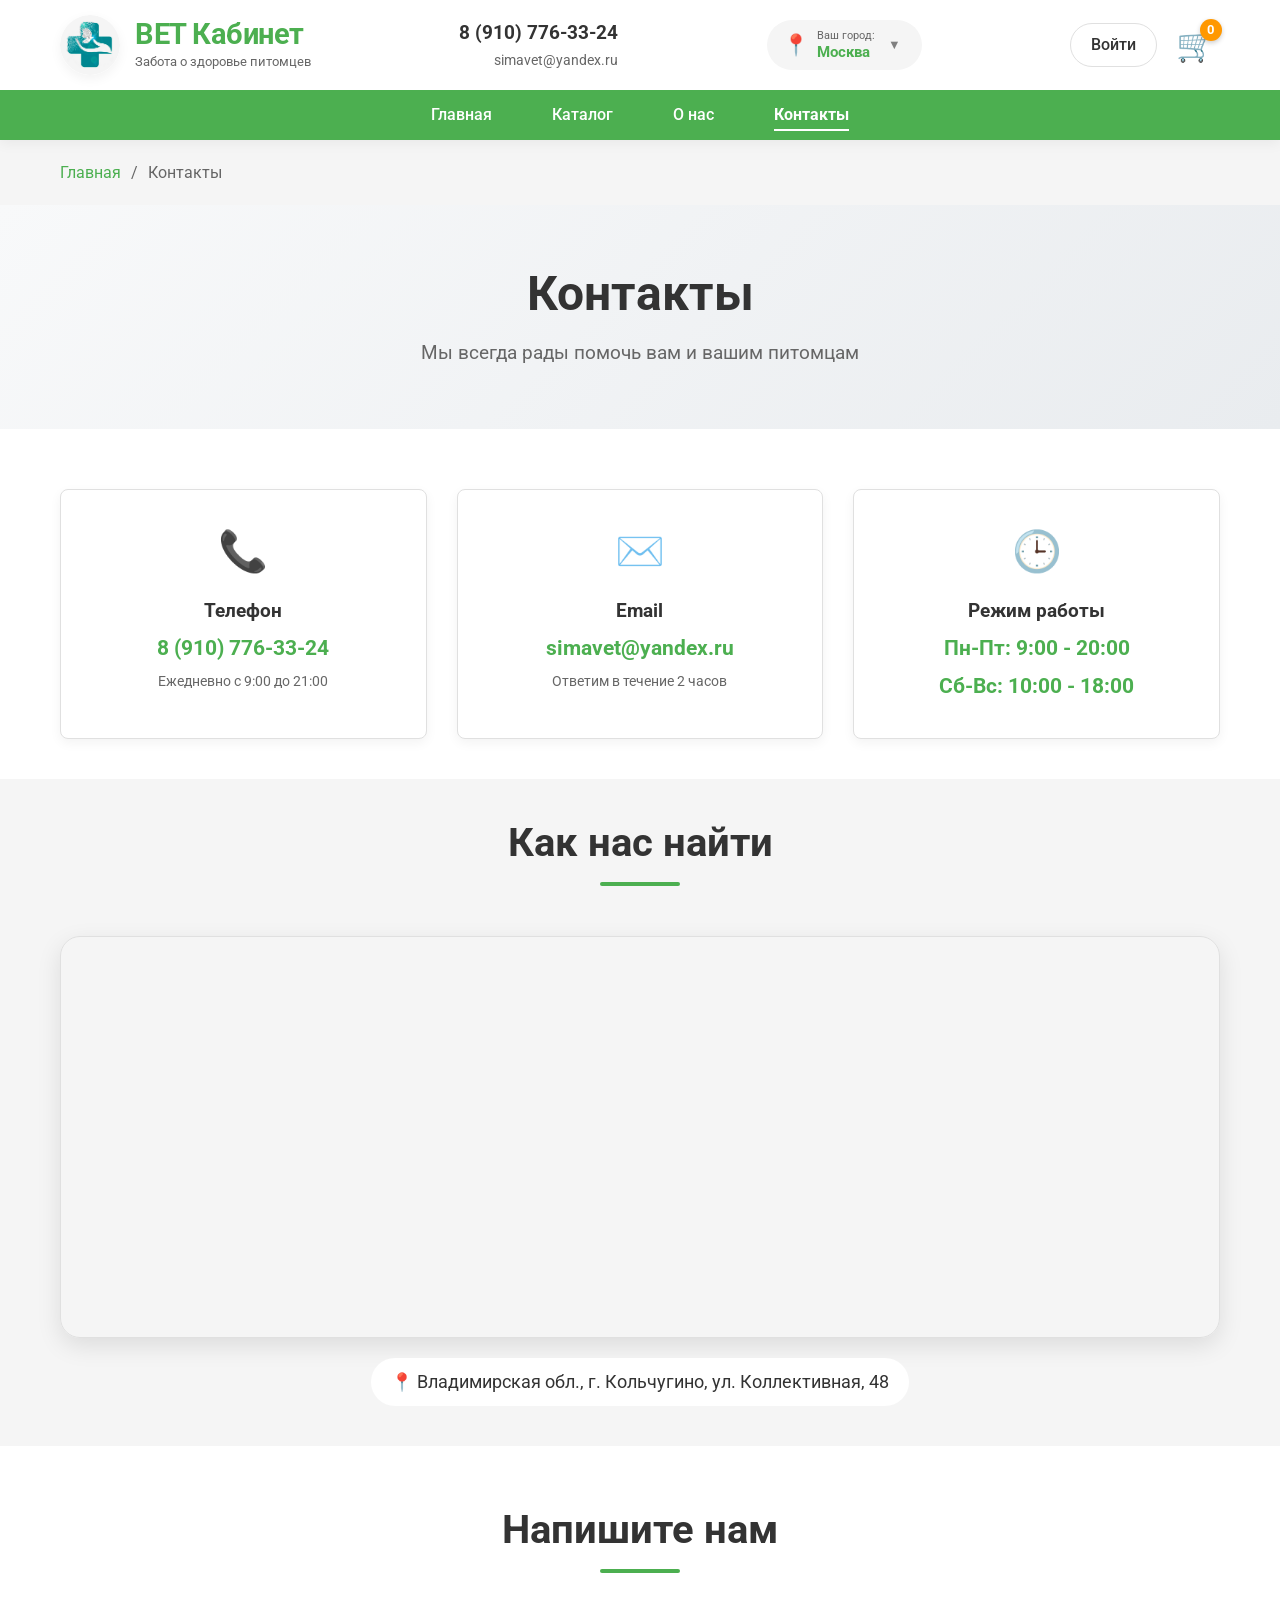
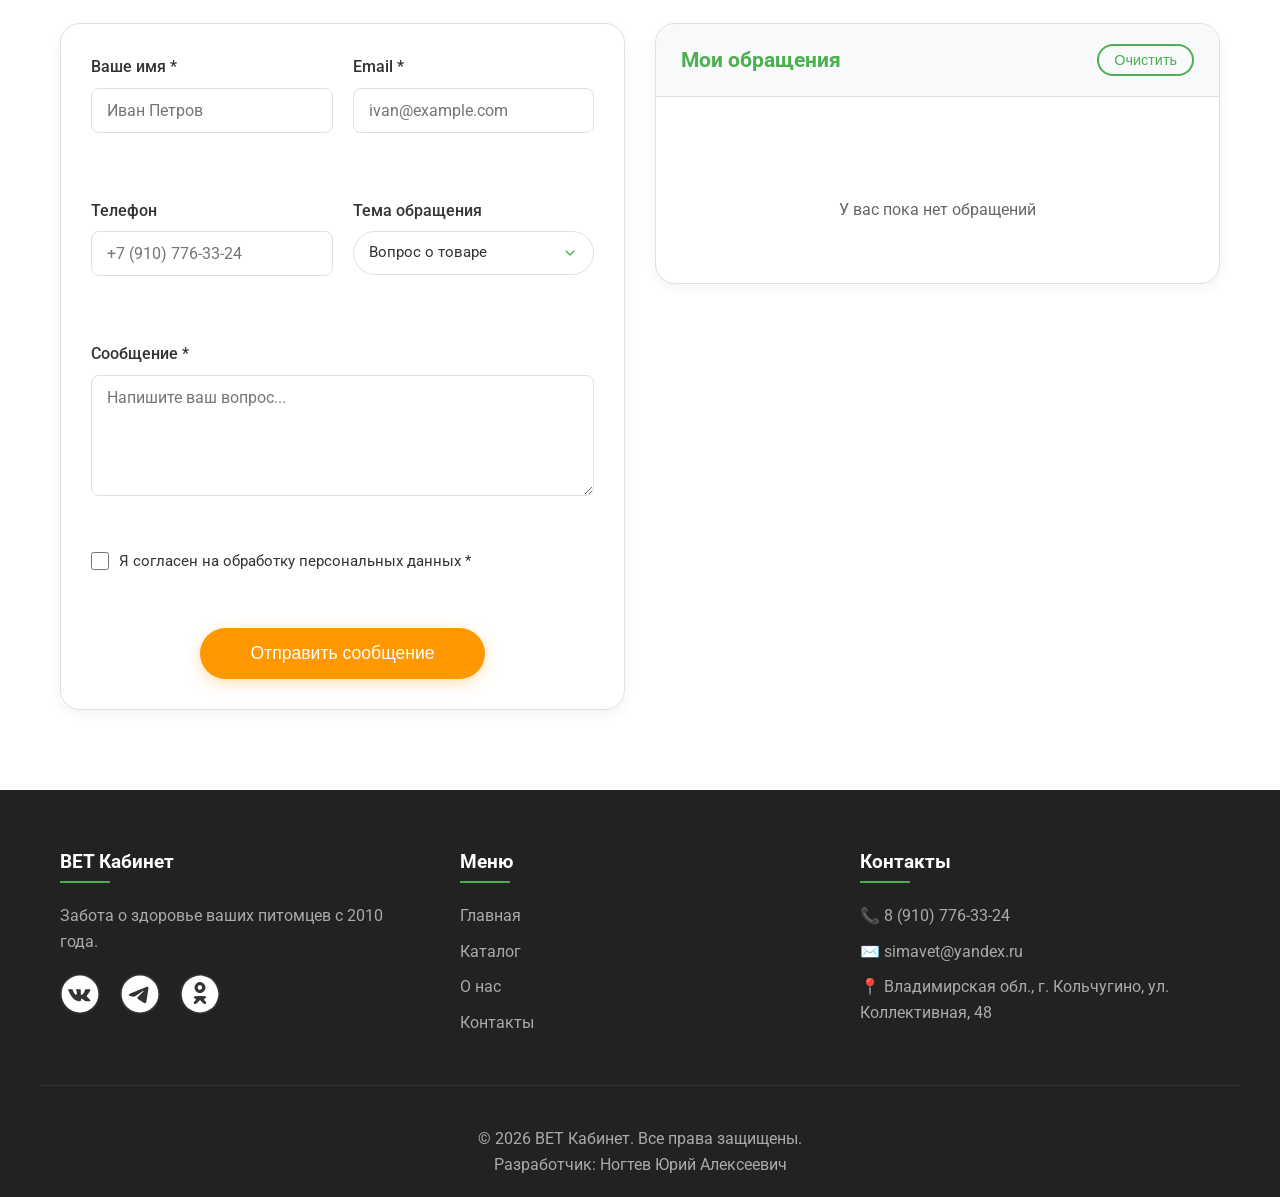
<file: contacts.html>
<!DOCTYPE html>
<html lang="ru">
<head>
    <meta charset="UTF-8">
    <meta name="viewport" content="width=device-width, initial-scale=1.0">
    <title>ВЕТ Кабинет - Контакты</title>
    <link rel="icon" type="image/x-icon" href="images/favicon.ico">
    <link rel="stylesheet" href="css/styles.css">
    <link rel="stylesheet" href="css/contacts.css">
    
    <!-- Подключаем API Яндекс.Карт -->
    <script src="https://api-maps.yandex.ru/2.1/?apikey=a62a5fef-5009-4fb4-a22e-03e97fba7550&lang=ru_RU" type="text/javascript"></script>
</head>
<body>
    <!-- ===== HEADER ===== -->
    <header class="header">
        <div class="header__container">
            <a href="index.html" class="logo">
                <div class="logo__image">
                    <img src="images/logo.png" alt="ВЕТ Кабинет">
                </div>
                <div class="logo__text">
                    <h1>ВЕТ Кабинет</h1>
                    <p>Забота о здоровье питомцев</p>
                </div>
            </a>
            
            <div class="header__contacts">
                <a href="tel:+79107763324" class="phone">8 (910) 776-33-24</a>
                <a href="mailto:simavet@yandex.ru" class="email">simavet@yandex.ru</a>
            </div>

            <div class="header__location" id="locationBlock">
                <div class="location__icon">📍</div>
                <div class="location__info">
                    <span class="location__label">Ваш город:</span>
                    <span class="location__city" id="userCity">Москва</span>
                </div>
                <button class="location__change" id="changeCityBtn" title="Выбрать город">▼</button>
            </div>
            
            <div class="header__actions">
                <a href="account.html" class="login-link">Войти</a>
                <a href="cart.html" title="Корзина">
                    🛒
                    <span class="cart-count">0</span>
                </a>
            </div>
        </div>
        
        <nav class="nav">
            <ul class="nav__menu">
                <li class="nav__item"><a href="index.html">Главная</a></li>
                <li class="nav__item"><a href="catalog.html">Каталог</a></li>
                <li class="nav__item"><a href="about.html">О нас</a></li>
                <li class="nav__item"><a href="contacts.html" class="active">Контакты</a></li>
            </ul>
        </nav>
    </header>

    <!-- ===== MAIN CONTENT ===== -->
    <main>
        <!-- Хлебные крошки -->
        <div class="breadcrumbs">
            <div class="container">
                <ul class="breadcrumbs__list">
                    <li class="breadcrumbs__item"><a href="index.html">Главная</a></li>
                    <li class="breadcrumbs__item active">Контакты</li>
                </ul>
            </div>
        </div>

        <!-- Заголовок страницы -->
        <section class="page-header">
            <div class="container">
                <h1 class="page-header__title">Контакты</h1>
                <p class="page-header__subtitle">Мы всегда рады помочь вам и вашим питомцам</p>
            </div>
        </section>

        <!-- Контактная информация -->
        <section class="contacts-info">
            <div class="container">
                <div class="contacts-grid">
                    <div class="contact-card">
                        <div class="contact-card__icon">📞</div>
                        <h3 class="contact-card__title">Телефон</h3>
                        <a href="tel:+79107763324" class="contact-card__value">8 (910) 776-33-24</a>
                        <p class="contact-card__desc">Ежедневно с 9:00 до 21:00</p>
                    </div>
                    
                    <div class="contact-card">
                        <div class="contact-card__icon">✉️</div>
                        <h3 class="contact-card__title">Email</h3>
                        <a href="mailto:simavet@yandex.ru" class="contact-card__value">simavet@yandex.ru</a>
                        <p class="contact-card__desc">Ответим в течение 2 часов</p>
                    </div>
                    
                    <div class="contact-card">
                        <div class="contact-card__icon">🕒</div>
                        <h3 class="contact-card__title">Режим работы</h3>
                        <p class="contact-card__value">Пн-Пт: 9:00 - 20:00</p>
                        <p class="contact-card__value">Сб-Вс: 10:00 - 18:00</p>
                    </div>
                </div>
            </div>
        </section>

        <!-- Карта -->
        <section class="contacts-map">
            <div class="container">
                <h2 class="section-title">Как нас найти</h2>
                <div class="map-wrapper">
                    <div id="yandex-map" class="map-container"></div>
                </div>
                <p class="map-address">
                    <a href="https://yandex.ru/maps/org/veterinarny_kabinet/1272098244/?ll=39.366484%2C56.295590&z=16" target="_blank" rel="noopener noreferrer">
                        📍 Владимирская обл., г. Кольчугино, ул. Коллективная, 48
                    </a>
                </p>
            </div>
        </section>

        <!-- Форма обратной связи и обращения -->
        <section class="feedback-section">
            <div class="container">
                <h2 class="section-title">Напишите нам</h2>
                <div class="feedback-layout">
                    <!-- Левая колонка - форма -->
                    <div class="feedback-form-wrapper">
                        <form class="feedback-form" id="feedbackForm" novalidate>
                            <div class="form-row">
                                <div class="form-group">
                                    <label for="name" class="form-label">Ваше имя *</label>
                                    <input type="text" class="form-input" id="name" name="name" placeholder="Иван Петров">
                                    <div class="form-error" id="nameError"></div>
                                </div>
                                
                                <div class="form-group">
                                    <label for="email" class="form-label">Email *</label>
                                    <input type="email" class="form-input" id="email" name="email" placeholder="ivan@example.com">
                                    <div class="form-error" id="emailError"></div>
                                </div>
                            </div>
                            
                            <div class="form-row">
                                <div class="form-group">
                                    <label for="phone" class="form-label">Телефон</label>
                                    <input type="tel" class="form-input" id="phone" name="phone" placeholder="+7 (910) 776-33-24">
                                    <div class="form-error" id="phoneError"></div>
                                </div>
                                
                                <div class="form-group">
                                    <label for="subject" class="form-label">Тема обращения</label>
                                    <select class="form-input filter-select" id="subject" name="subject">
                                        <option value="question">Вопрос о товаре</option>
                                        <option value="order">Проблема с заказом</option>
                                        <option value="cooperation">Сотрудничество</option>
                                        <option value="other">Другое</option>
                                    </select>
                                </div>
                            </div>
                            
                            <div class="form-group form-group--full">
                                <label for="message" class="form-label">Сообщение *</label>
                                <textarea class="form-input form-textarea" id="message" name="message" rows="5" placeholder="Напишите ваш вопрос..."></textarea>
                                <div class="form-error" id="messageError"></div>
                            </div>
                            
                            <div class="form-group form-group--full">
                                <label class="form-checkbox">
                                    <input type="checkbox" name="agreement" id="agreement">
                                    <span class="form-checkbox__text">Я согласен на обработку персональных данных *</span>
                                </label>
                                <div class="form-error" id="agreementError"></div>
                            </div>
                            
                            <div class="form-submit">
                                <button type="submit" class="btn btn-primary form-submit__btn">Отправить сообщение</button>
                            </div>
                            
                            <div class="form-success" id="formSuccess">
                                Спасибо! Ваше сообщение отправлено. Мы свяжемся с вами в ближайшее время.
                            </div>
                        </form>
                    </div>
                    
                    <!-- Правая колонка - мои обращения -->
                    <div class="appeals-wrapper">
                        <div class="appeals-header">
                            <h3 class="appeals-title">Мои обращения</h3>
                            <button class="btn btn-outline appeals-clear-btn" id="clearAppealsBtn">Очистить</button>
                        </div>
                        
                        <div class="appeals-list" id="appealsList">
                            <!-- Сюда будут добавляться обращения через JS -->
                        </div>
                        
                        <div class="appeals-empty" id="appealsEmpty">
                            <p>У вас пока нет обращений</p>
                        </div>
                    </div>
                </div>
            </div>
        </section>
    </main>

    <!-- ===== FOOTER ===== -->
    <footer class="footer">
        <div class="footer__container">
            <div class="footer__col">
                <h3>ВЕТ Кабинет</h3>
                <p>Забота о здоровье ваших питомцев с 2010 года.</p>
                <div class="footer__social">
                    <a href="https://vk.com/svet_vet_kabinet" title="VK">
                        <img src="images/icons/vk.svg" alt="VK">
                    </a>
                    <a href="https://web.telegram.org/" title="Telegram">
                        <img src="images/icons/telegram.svg" alt="Telegram">
                    </a>
                    <a href="https://ok.ru/" title="Оdnoklassniki">
                        <img src="images/icons/odnoklassniki.svg" alt="Оdnoklassniki">
                    </a>
                </div>
            </div>
            <div class="footer__col">
                <h3>Меню</h3>
                <ul>
                    <li><a href="index.html">Главная</a></li>
                    <li><a href="catalog.html">Каталог</a></li>
                    <li><a href="about.html">О нас</a></li>
                    <li><a href="contacts.html">Контакты</a></li>
                </ul>
            </div>
            <div class="footer__col">
                <h3>Контакты</h3>
                <ul>
                    <li>📞 <a href="tel:+79107763324">8 (910) 776-33-24</a></li>
                    <li>✉️ <a href="mailto:simavet@yandex.ru">simavet@yandex.ru</a></li>
                    <li>📍 <a href="https://yandex.ru/maps/org/veterinarny_kabinet/1272098244/">Владимирская обл., г. Кольчугино, ул. Коллективная, 48</a></li>
                </ul>
            </div>
        </div>
        <div class="footer__bottom">
            <p>© 2026 ВЕТ Кабинет. Все права защищены.</p>
            <p>Разработчик: Ногтев Юрий Алексеевич</p>
        </div>
    </footer>

    <script src="js/main.js"></script>
    <script>
        // ===== ИНИЦИАЛИЗАЦИЯ КАРТЫ =====
        ymaps.ready(function () {
            const organizationId = '1272098244';
            const map = new ymaps.Map("yandex-map", {
                center: [56.295590, 39.366484],
                zoom: 16,
                controls: ['zoomControl', 'fullscreenControl']
            });

            ymaps.findOrganization(organizationId).then(
                function (orgGeoObject) {
                    map.geoObjects.add(orgGeoObject);
                    map.setCenter(orgGeoObject.geometry.getCoordinates(), 17);
                    orgGeoObject.balloon.open();
                },
                function (err) {
                    console.error('Организация не найдена:', err);
                    const placemark = new ymaps.Placemark([56.295590, 39.366484], {
                        hintContent: 'ВЕТ Кабинет',
                        balloonContent: 'Ветеринарный магазин<br>ул. Коллективная, 48'
                    }, {
                        preset: 'islands#greenDotIcon',
                        iconColor: '#4CAF50'
                    });
                    map.geoObjects.add(placemark);
                }
            );
        });

        // ===== РАБОТА С ОБРАЩЕНИЯМИ =====
        (function() {
            const STORAGE_KEY = 'vetAppeals';

            // Загрузка обращений
            function loadAppeals() {
                const appeals = localStorage.getItem(STORAGE_KEY);
                return appeals ? JSON.parse(appeals) : [];
            }

            // Сохранение обращений
            function saveAppeals(appeals) {
                localStorage.setItem(STORAGE_KEY, JSON.stringify(appeals));
            }

            // Добавление обращения
            function addAppeal(appealData) {
                const appeals = loadAppeals();
                const newAppeal = {
                    id: Date.now(),
                    date: new Date().toLocaleString('ru-RU'),
                    name: appealData.name,
                    email: appealData.email,
                    phone: appealData.phone || 'Не указан',
                    subject: appealData.subject,
                    message: appealData.message,
                    status: 'Новое',
                    answer: null
                };
                
                appeals.unshift(newAppeal);
                saveAppeals(appeals);
                renderAppeals();
                return newAppeal;
            }

            // Удаление обращения
            window.deleteAppeal = function(id) {
                if (confirm('Вы уверены, что хотите удалить это обращение? Это действие нельзя отменить.')) {
                    const appeals = loadAppeals();
                    saveAppeals(appeals.filter(a => a.id !== id));
                    renderAppeals();
                    showDeleteNotification();
                }
            };

            // Уведомление об удалении
            function showDeleteNotification() {
                const notification = document.createElement('div');
                notification.className = 'delete-notification';
                notification.textContent = 'Обращение удалено';
                document.body.appendChild(notification);
                
                setTimeout(() => notification.classList.add('show'), 10);
                setTimeout(() => {
                    notification.classList.remove('show');
                    setTimeout(() => notification.remove(), 300);
                }, 2000);
            }

            // Очистка всех обращений
            function clearAllAppeals() {
                if (confirm('Вы уверены, что хотите удалить ВСЮ историю обращений? Это действие нельзя отменить.')) {
                    localStorage.removeItem(STORAGE_KEY);
                    renderAppeals();
                    showDeleteNotification();
                }
            }

            // HTML для статуса
            function getStatusHtml(status) {
                const colors = {
                    'Новое': '#FF9800',
                    'В обработке': '#2196F3',
                    'Отвечено': '#4CAF50',
                    'Закрыто': '#9E9E9E'
                };
                return `<span style="color: ${colors[status]}; font-weight: 500;">${status}</span>`;
            }

            // Отрисовка обращений
            function renderAppeals() {
                const appeals = loadAppeals();
                const listEl = document.getElementById('appealsList');
                const emptyEl = document.getElementById('appealsEmpty');
                
                if (!listEl || !emptyEl) return;
                
                if (appeals.length === 0) {
                    listEl.style.display = 'none';
                    emptyEl.style.display = 'block';
                    return;
                }
                
                listEl.style.display = 'block';
                emptyEl.style.display = 'none';
                
                listEl.innerHTML = appeals.map(appeal => `
                    <div class="appeal-card" data-id="${appeal.id}">
                        <div class="appeal-card__header">
                            <div class="appeal-card__info">
                                <span class="appeal-card__date">${appeal.date}</span>
                                <span class="appeal-card__subject">${appeal.subject}</span>
                                ${getStatusHtml(appeal.status)}
                            </div>
                            <button class="appeal-card__delete" onclick="deleteAppeal(${appeal.id})" title="Удалить">✕</button>
                        </div>
                        <div class="appeal-card__body">
                            <div class="appeal-card__contacts">
                                <span>👤 ${appeal.name}</span>
                                <span>📧 ${appeal.email}</span>
                                ${appeal.phone !== 'Не указан' ? `<span>📞 ${appeal.phone}</span>` : ''}
                            </div>
                            <div class="appeal-card__message">
                                <strong>Сообщение:</strong>
                                <p>${appeal.message}</p>
                            </div>
                            ${appeal.answer ? `
                                <div class="appeal-card__answer">
                                    <strong>Ответ:</strong>
                                    <p>${appeal.answer}</p>
                                </div>
                            ` : ''}
                        </div>
                    </div>
                `).join('');
            }

            // ===== ФОРМА ОБРАТНОЙ СВЯЗИ =====
            const feedbackForm = document.getElementById('feedbackForm');
            if (feedbackForm) {
                feedbackForm.addEventListener('submit', function(e) {
                    e.preventDefault();
                    
                    // Сброс ошибок
                    document.querySelectorAll('.form-error').forEach(el => el.textContent = '');
                    document.querySelectorAll('.form-input').forEach(el => el.classList.remove('error'));
                    
                    let isValid = true;
                    
                    // Валидация имени
                    const name = document.getElementById('name');
                    if (!name.value.trim()) {
                        showError('nameError', 'Введите имя');
                        name.classList.add('error');
                        isValid = false;
                    } else if (name.value.trim().length < 2) {
                        showError('nameError', 'Имя должно содержать минимум 2 символа');
                        name.classList.add('error');
                        isValid = false;
                    }
                    
                    // Валидация email
                    const email = document.getElementById('email');
                    const emailRegex = /^[^\s@]+@[^\s@]+\.[^\s@]+$/;
                    if (!email.value.trim()) {
                        showError('emailError', 'Введите email');
                        email.classList.add('error');
                        isValid = false;
                    } else if (!emailRegex.test(email.value.trim())) {
                        showError('emailError', 'Введите корректный email');
                        email.classList.add('error');
                        isValid = false;
                    }
                    
                    // Валидация телефона
                    const phone = document.getElementById('phone');
                    if (phone.value.trim()) {
                        const phoneDigits = phone.value.replace(/\D/g, '');
                        if (phoneDigits.length < 10 || phoneDigits.length > 11) {
                            showError('phoneError', 'Введите корректный номер телефона');
                            phone.classList.add('error');
                            isValid = false;
                        }
                    }
                    
                    // Валидация сообщения
                    const message = document.getElementById('message');
                    if (!message.value.trim()) {
                        showError('messageError', 'Введите сообщение');
                        message.classList.add('error');
                        isValid = false;
                    } else if (message.value.trim().length < 10) {
                        showError('messageError', 'Сообщение должно содержать минимум 10 символов');
                        message.classList.add('error');
                        isValid = false;
                    }
                    
                    // Валидация согласия
                    const agreement = document.getElementById('agreement');
                    if (!agreement.checked) {
                        showError('agreementError', 'Необходимо согласие на обработку данных');
                        isValid = false;
                    }
                    
                    if (isValid) {
                        const subjectSelect = document.getElementById('subject');
                        const subjectText = subjectSelect.options[subjectSelect.selectedIndex].text;
                        
                        addAppeal({
                            name: name.value.trim(),
                            email: email.value.trim(),
                            phone: phone.value.trim(),
                            subject: subjectText,
                            message: message.value.trim()
                        });
                        
                        document.getElementById('formSuccess').style.display = 'block';
                        feedbackForm.reset();
                        
                        setTimeout(() => {
                            document.getElementById('formSuccess').style.display = 'none';
                        }, 5000);
                    }
                });
            }

            // Вспомогательная функция для показа ошибок
            function showError(elementId, message) {
                const errorEl = document.getElementById(elementId);
                if (errorEl) errorEl.textContent = message;
            }

            // ===== МАСКА ДЛЯ ТЕЛЕФОНА =====
            const phoneInput = document.getElementById('phone');
            if (phoneInput) {
                phoneInput.addEventListener('input', function(e) {
                    let value = e.target.value.replace(/\D/g, '');
                    if (value.length > 0) {
                        if (value.length <= 1) {
                            value = '+7 (' + value;
                        } else if (value.length <= 4) {
                            value = '+7 (' + value.slice(1, 4);
                        } else if (value.length <= 7) {
                            value = '+7 (' + value.slice(1, 4) + ') ' + value.slice(4, 7);
                        } else if (value.length <= 9) {
                            value = '+7 (' + value.slice(1, 4) + ') ' + value.slice(4, 7) + '-' + value.slice(7, 9);
                        } else {
                            value = '+7 (' + value.slice(1, 4) + ') ' + value.slice(4, 7) + '-' + value.slice(7, 9) + '-' + value.slice(9, 11);
                        }
                        e.target.value = value;
                    }
                });
            }

            // ===== КНОПКА ОЧИСТКИ =====
            document.getElementById('clearAppealsBtn')?.addEventListener('click', clearAllAppeals);

            // ===== ПЕРВОНАЧАЛЬНАЯ ОТРИСОВКА =====
            renderAppeals();
        })();
    </script>
</body>
</html>
</file>
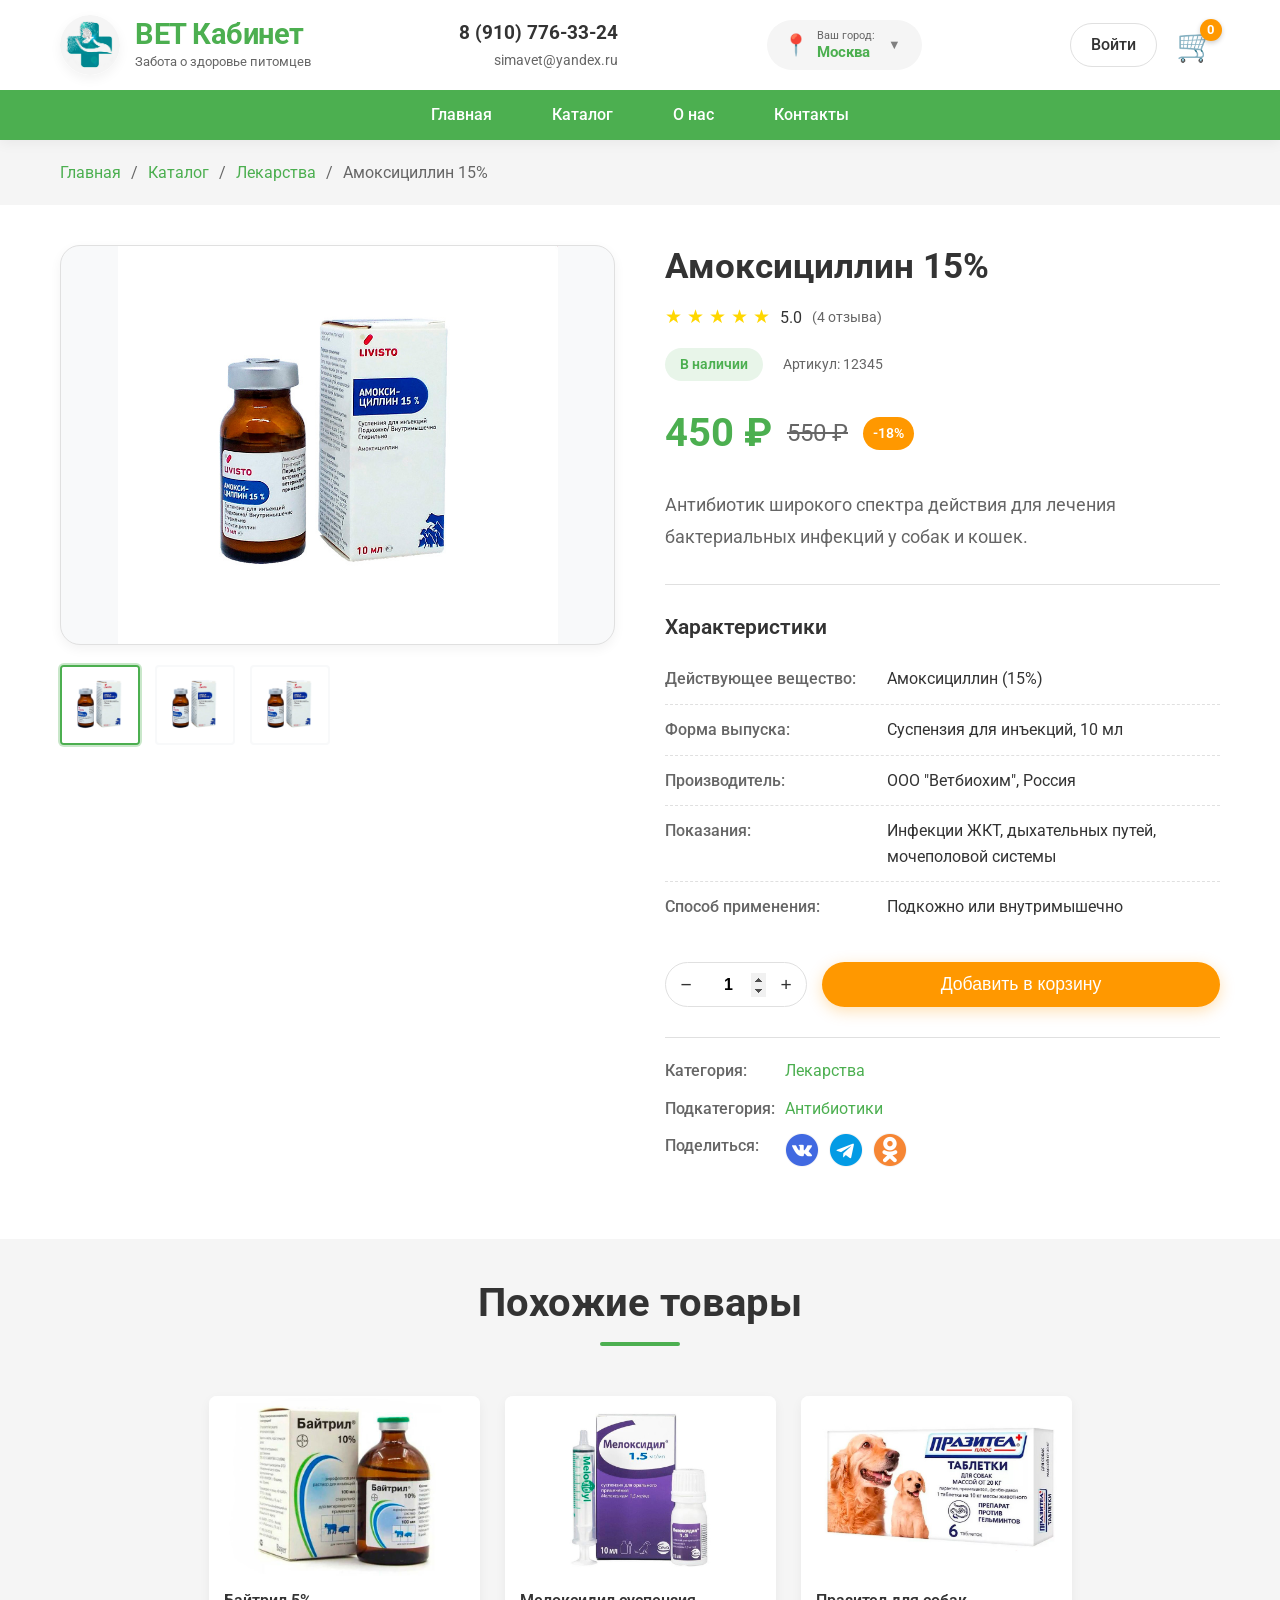
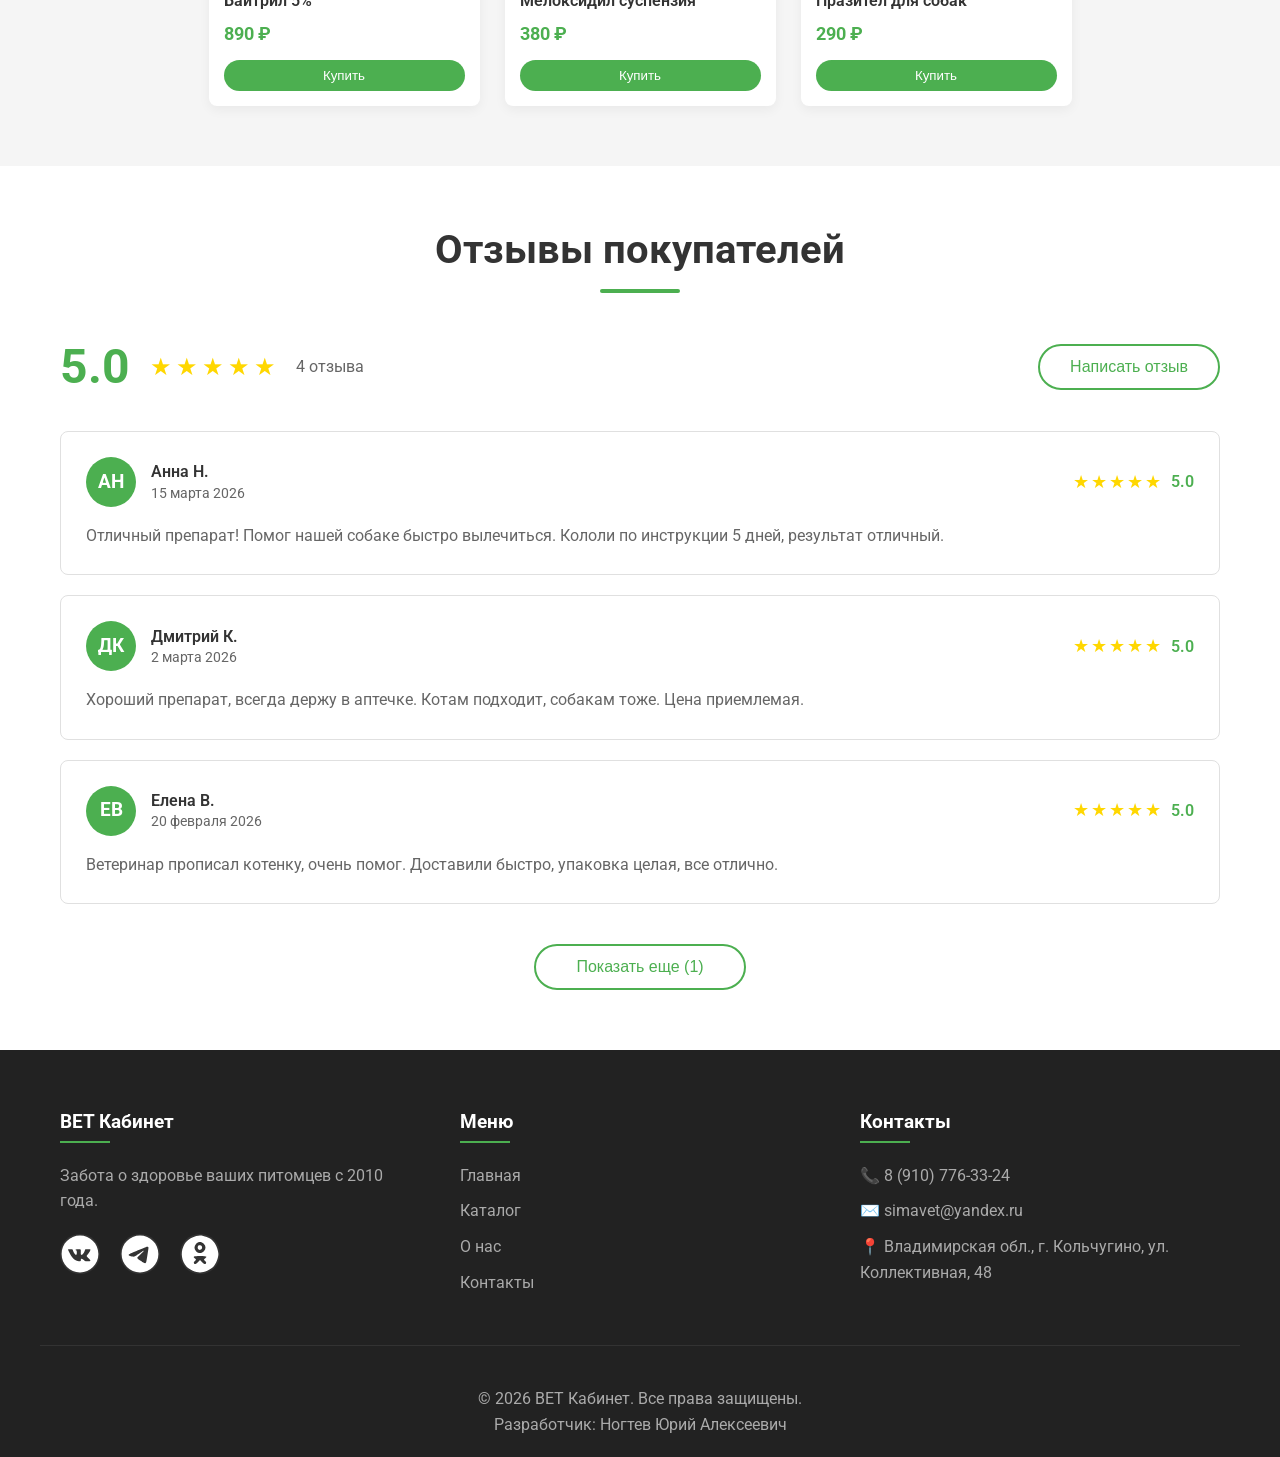
<file: product.html>
<!DOCTYPE html>
<html lang="ru">
<head>
    <meta charset="UTF-8">
    <meta name="viewport" content="width=device-width, initial-scale=1.0">
    <title>ВЕТ Кабинет - Товар</title>
    <link rel="icon" type="image/x-icon" href="images/favicon.ico">
    <link rel="stylesheet" href="css/styles.css">
    <link rel="stylesheet" href="css/product.css">
</head>
<body>
    <!-- ===== HEADER ===== -->
    <header class="header">
        <div class="header__container">
            <a href="index.html" class="logo">
                <div class="logo__image">
                    <img src="images/logo.png" alt="ВЕТ Кабинет">
                </div>
                <div class="logo__text">
                    <h1>ВЕТ Кабинет</h1>
                    <p>Забота о здоровье питомцев</p>
                </div>
            </a>
            
            <div class="header__contacts">
                <a href="tel:+79107763324" class="phone">8 (910) 776-33-24</a>
                <a href="mailto:simavet@yandex.ru" class="email">simavet@yandex.ru</a>
            </div>

            <div class="header__location" id="locationBlock">
                <div class="location__icon">📍</div>
                <div class="location__info">
                    <span class="location__label">Ваш город:</span>
                    <span class="location__city" id="userCity">Москва</span>
                </div>
                <button class="location__change" id="changeCityBtn" title="Выбрать город">▼</button>
            </div>
            
            <div class="header__actions">
                <a href="account.html" class="login-link">Войти</a>
                <a href="cart.html" title="Корзина">
                    🛒
                    <span class="cart-count">0</span>
                </a>
            </div>
        </div>
        
        <nav class="nav">
            <ul class="nav__menu">
                <li class="nav__item"><a href="index.html">Главная</a></li>
                <li class="nav__item"><a href="catalog.html">Каталог</a></li>
                <li class="nav__item"><a href="about.html">О нас</a></li>
                <li class="nav__item"><a href="contacts.html">Контакты</a></li>
            </ul>
        </nav>
    </header>

    <!-- ===== MAIN CONTENT ===== -->
    <main>
        <!-- Хлебные крошки -->
        <div class="breadcrumbs">
            <div class="container">
                <ul class="breadcrumbs__list">
                    <li class="breadcrumbs__item"><a href="index.html">Главная</a></li>
                    <li class="breadcrumbs__item"><a href="catalog.html">Каталог</a></li>
                    <li class="breadcrumbs__item" id="breadcrumbCategory"><a href="category.html?cat=lekarstva">Лекарства</a></li>
                    <li class="breadcrumbs__item active" id="breadcrumbProduct">Амоксициллин 15%</li>
                </ul>
            </div>
        </div>

        <!-- Карточка товара -->
        <section class="product-page">
            <div class="container">
                <div class="product-grid">
                    <!-- Левая колонка - изображение -->
                    <div class="product-gallery">
                        <div class="product-main-image">
                            <img src="images/products/amoxicillin.jpg" alt="Амоксициллин 15%" id="mainProductImage">
                        </div>
                        <div class="product-thumbnails" id="productThumbnails">
                            <!-- Миниатюры будут добавлены через JS -->
                        </div>
                    </div>
                    
                    <!-- Правая колонка - информация -->
                    <div class="product-info">
                        <h1 class="product-title" id="productTitle">Амоксициллин 15%</h1>
                        
                        <div class="product-rating">
                            <div class="rating-stars" id="ratingStars" data-rating="5">
                                <span class="star" data-value="1">★</span>
                                <span class="star" data-value="2">★</span>
                                <span class="star" data-value="3">★</span>
                                <span class="star" data-value="4">★</span>
                                <span class="star" data-value="5">★</span>
                            </div>
                            <span class="rating-value" id="ratingValue">5.0</span>
                            <span class="rating-count" id="ratingCount">(12 отзывов)</span>
                        </div>
                        
                        <div class="product-availability">
                            <span class="availability-badge in-stock" id="availabilityBadge">В наличии</span>
                            <span class="product-sku" id="productSku">Артикул: 12345</span>
                        </div>
                        
                        <div class="product-price">
                            <span class="current-price" id="currentPrice">450 ₽</span>
                            <span class="old-price" id="oldPrice">550 ₽</span>
                            <span class="price-discount" id="priceDiscount">-18%</span>
                        </div>
                        
                        <div class="product-description">
                            <p id="productDescription">Антибиотик широкого спектра действия для лечения бактериальных инфекций у собак и кошек. Препарат эффективен против грамположительных и грамотрицательных микроорганизмов.</p>
                        </div>
                        
                        <!-- Характеристики -->
                        <div class="product-specs">
                            <h3 class="specs-title">Характеристики</h3>
                            <ul class="specs-list" id="specsList">
                                <!-- Заполняется через JS -->
                            </ul>
                        </div>
                        
                        <!-- Количество и кнопки -->
                        <div class="product-actions">
                            <div class="quantity-selector">
                                <button class="quantity-btn" id="decreaseQuantity">−</button>
                                <input type="number" class="quantity-input" id="quantity" value="1" min="1" max="99">
                                <button class="quantity-btn" id="increaseQuantity">+</button>
                            </div>
                            
                            <button class="btn btn-primary add-to-cart-btn" id="addToCartBtn">Добавить в корзину</button>
                        </div>
                        
                        <div class="product-meta">
                            <div class="meta-item">
                                <span class="meta-label">Категория:</span>
                                <a href="category.html?cat=lekarstva" class="meta-link" id="categoryLink">Лекарства</a>
                            </div>
                            <div class="meta-item">
                                <span class="meta-label">Подкатегория:</span>
                                <a href="category.html?cat=lekarstva&sub=antibiotics" class="meta-link" id="subCategoryLink">Антибиотики</a>
                            </div>
                            <div class="meta-item">
                                <span class="meta-label">Поделиться:</span>
                                <div class="share-links">
                                    <a href="https://vk.com/" class="share-link" title="VK"><img src="images/icons/vk.png" alt="VK"></a>
                                    <a href="https://web.telegram.org/" class="share-link" title="TG"><img src="images/icons/telegram.png" alt="Telegram"></a>
                                    <a href="https://ok.ru/" class="share-link" title="ОD"><img src="images/icons/odnoklassniki.png" alt="Оdnoklassniki"></a>
                                </div>
                            </div>
                        </div>
                    </div>
                </div>
            </div>
        </section>

        <!-- Похожие товары -->
        <section class="related-products">
            <div class="container">
                <h2 class="section-title">Похожие товары</h2>
                <div class="related-grid" id="relatedProductsGrid">
                    <!-- Товары будут добавлены через JS -->
                </div>
            </div>
        </section>

        <!-- Отзывы о товаре -->
        <section class="product-reviews">
            <div class="container">
                <h2 class="section-title">Отзывы покупателей</h2>
                
                <div class="reviews-summary">
                    <div class="summary-rating">
                        <span class="summary-value" id="summaryRating">5.0</span>
                        <div class="rating-stars" id="summaryStars" data-rating="5">
                            <span class="star">★</span>
                            <span class="star">★</span>
                            <span class="star">★</span>
                            <span class="star">★</span>
                            <span class="star">★</span>
                        </div>
                        <span class="summary-count" id="summaryCount">12 отзывов</span>
                    </div>
                    
                    <button class="btn btn-outline write-review-btn">Написать отзыв</button>
                </div>
                
                <div class="reviews-list" id="reviewsList">
                    <!-- Отзывы будут добавлены через JS -->
                </div>
                
                <div class="reviews-more">
                    <button class="btn btn-outline">Показать еще отзывы</button>
                </div>
            </div>
        </section>
    </main>

    <!-- ===== FOOTER ===== -->
    <footer class="footer">
        <div class="footer__container">
            <div class="footer__col">
                <h3>ВЕТ Кабинет</h3>
                <p>Забота о здоровье ваших питомцев с 2010 года.</p>
                <div class="footer__social">
                    <a href="https://vk.com/svet_vet_kabinet" title="VK">
                        <img src="images/icons/vk.svg" alt="VK">
                    </a>
                    <a href="https://web.telegram.org/" title="Telegram">
                        <img src="images/icons/telegram.svg" alt="Telegram">
                    </a>
                    <a href="https://ok.ru/" title="Оdnoklassniki">
                        <img src="images/icons/odnoklassniki.svg" alt="Оdnoklassniki">
                    </a>
                </div>
            </div>
            <div class="footer__col">
                <h3>Меню</h3>
                <ul>
                    <li><a href="index.html">Главная</a></li>
                    <li><a href="catalog.html">Каталог</a></li>
                    <li><a href="about.html">О нас</a></li>
                    <li><a href="contacts.html">Контакты</a></li>
                </ul>
            </div>
            <div class="footer__col">
                <h3>Контакты</h3>
                <ul>
                    <li>📞 <a href="tel:+79107763324">8 (910) 776-33-24</a></li>
                    <li>✉️ <a href="mailto:simavet@yandex.ru">simavet@yandex.ru</a></li>
                    <li>📍 <a href="https://yandex.ru/maps/org/veterinarny_kabinet/1272098244/">Владимирская обл., г. Кольчугино, ул. Коллективная, 48</a></li>
                </ul>
            </div>
        </div>
        <div class="footer__bottom">
            <p>© 2026 ВЕТ Кабинет. Все права защищены.</p>
            <p>Разработчик: Ногтев Юрий Алексеевич</p>
        </div>
    </footer>

    <!-- Шаблон похожего товара -->
    <template id="relatedProductTemplate">
        <div class="related-card">
            <a href="" class="related-card__image">
                <img src="" alt="" loading="lazy">
            </a>
            <div class="related-card__content">
                <a href="" class="related-card__title"></a>
                <div class="related-card__price"></div>
                <button class="related-card__btn">Купить</button>
            </div>
        </div>
    </template>

    <!-- Шаблон отзыва -->
    <template id="reviewTemplate">
        <div class="review-item">
            <div class="review-header">
                <div class="review-author">
                    <div class="review-avatar"></div>
                    <div class="review-author-info">
                        <div class="review-name"></div>
                        <div class="review-date"></div>
                    </div>
                </div>
                <div class="review-rating">
                    <div class="rating-stars"></div>
                    <span class="rating-value"></span>
                </div>
            </div>
            <div class="review-body"></div>
        </div>
    </template>

    <script src="js/main.js"></script>
    <script>
        document.addEventListener('DOMContentLoaded', function() {
            // ===== ПОЛУЧЕНИЕ ID ТОВАРА =====
            const urlParams = new URLSearchParams(window.location.search);
            const productId = urlParams.get('id') || '1';
            console.log('Загружаем товар с ID:', productId);

            // ===== БАЗА ДАННЫХ ТОВАРОВ =====
            const products = {
                1: {
                    name: 'Амоксициллин 15%',
                    price: '450',
                    oldPrice: '550',
                    sku: '12345',
                    category: 'lekarstva',
                    categoryName: 'Лекарства',
                    subCategory: 'antibiotics',
                    subCategoryName: 'Антибиотики',
                    image: 'images/products/amoxicillin.jpg',
                    images: [
                        'images/products/amoxicillin.jpg',
                        'images/products/amoxicillin-2.jpg',
                        'images/products/amoxicillin-3.jpg'
                    ],
                    description: 'Антибиотик широкого спектра действия для лечения бактериальных инфекций у собак и кошек.',
                    inStock: true,
                    specs: {
                        'Действующее вещество': 'Амоксициллин (15%)',
                        'Форма выпуска': 'Суспензия для инъекций, 10 мл',
                        'Производитель': 'ООО "Ветбиохим", Россия',
                        'Показания': 'Инфекции ЖКТ, дыхательных путей, мочеполовой системы',
                        'Способ применения': 'Подкожно или внутримышечно'
                    },
                    reviews: [
                        { author: 'Анна Н.', avatar: 'АН', date: '15 марта 2026', rating: 5, text: 'Отличный препарат! Помог нашей собаке быстро вылечиться. Кололи по инструкции 5 дней, результат отличный.' },
                        { author: 'Дмитрий К.', avatar: 'ДК', date: '2 марта 2026', rating: 5, text: 'Хороший препарат, всегда держу в аптечке. Котам подходит, собакам тоже. Цена приемлемая.' },
                        { author: 'Елена В.', avatar: 'ЕВ', date: '20 февраля 2026', rating: 5, text: 'Ветеринар прописал котенку, очень помог. Доставили быстро, упаковка целая, все отлично.' },
                        { author: 'Галина А.', avatar: 'ГA', date: '20 февраля 2025', rating: 5, text: 'Прописали собачке, очень помогло, Все отлично!' }
                    ]
                },
                2: {
                    name: 'Байтрил 5%',
                    price: '890',
                    oldPrice: null,
                    sku: '12346',
                    category: 'lekarstva',
                    categoryName: 'Лекарства',
                    subCategory: 'antibiotics',
                    subCategoryName: 'Антибиотики',
                    image: 'images/products/baytril.jpg',
                    images: [
                        'images/products/baytril.jpg',
                        'images/products/baytril-2.jpg',
                        'images/products/baytril-3.jpg'
                    ],
                    description: 'Антибактериальный препарат из группы фторхинолонов для лечения инфекций.',
                    inStock: true,
                    specs: {
                        'Действующее вещество': 'Энрофлоксацин (5%)',
                        'Форма выпуска': 'Раствор для инъекций, 100 мл',
                        'Производитель': 'Bayer, Германия',
                        'Показания': 'Инфекции ЖКТ, дыхательных путей',
                        'Способ применения': 'Подкожно'
                    },
                    reviews: [
                        { author: 'Игорь П.', avatar: 'ИП', date: '10 марта 2026', rating: 5, text: 'Отличный антибиотик, помогает быстро. Кололи собаке при пневмонии.' },
                        { author: 'Светлана М.', avatar: 'СМ', date: '5 марта 2026', rating: 4, text: 'Хороший препарат, но цена кусается.' }
                    ]
                },
                3: {
                    name: 'Мелоксидил суспензия',
                    price: '380',
                    oldPrice: '420',
                    sku: '12347',
                    category: 'lekarstva',
                    categoryName: 'Лекарства',
                    subCategory: 'painkillers',
                    subCategoryName: 'Обезболивающие',
                    image: 'images/products/meloxidil.jpg',
                    images: [
                        'images/products/meloxidil.jpg',
                        'images/products/meloxidil-2.jpg',
                        'images/products/meloxidil-3.jpg'
                    ],
                    description: 'Нестероидное противовоспалительное средство для снятия боли и воспаления.',
                    inStock: true,
                    specs: {
                        'Действующее вещество': 'Мелоксидил',
                        'Форма выпуска': 'Суспензия для приема внутрь 1.5 мг/мл, 10 мл',
                        'Производитель': 'ООО "Апиценна", Россия',
                        'Показания': 'Боли, воспаления, артриты',
                        'Способ применения': 'Внутрь с кормом'
                    },
                    reviews: [
                        { author: 'Ольга К.', avatar: 'ОК', date: '12 марта 2026', rating: 5, text: 'Хорошо снимает боль у собаки при артрите.' }
                    ]
                },
                4: {
                    name: 'Празител для собак',
                    price: '290',
                    oldPrice: null,
                    sku: '12348',
                    category: 'lekarstva',
                    categoryName: 'Лекарства',
                    subCategory: 'antiparasitic',
                    subCategoryName: 'Противопаразитарные',
                    image: 'images/products/parazitel.jpg',
                    images: [
                        'images/products/parazitel.jpg',
                        'images/products/parazitel-2.jpg',
                        'images/products/parazitel-3.jpg'
                    ],
                    description: 'Противогельминтный препарат широкого спектра действия для собак.',
                    inStock: true,
                    specs: {
                        'Действующее вещество': 'Празиквантел, пирантел',
                        'Форма выпуска': 'Таблетки, 10 шт',
                        'Производитель': 'ООО "Апиценна", Россия',
                        'Показания': 'Глистные инвазии',
                        'Способ применения': 'Однократно с кормом'
                    },
                    reviews: [
                        { author: 'Алексей В.', avatar: 'АВ', date: '8 марта 2026', rating: 5, text: 'Хорошее средство от глистов, даем собаке раз в полгода.' },
                        { author: 'Татьяна С.', avatar: 'ТС', date: '1 марта 2026', rating: 4, text: 'Нормальные таблетки, главное давать строго по весу.' }
                    ]
                },
                5: {
                    name: 'Гамавит',
                    price: '320',
                    oldPrice: null,
                    sku: '12349',
                    category: 'vitaminy',
                    categoryName: 'Витамины',
                    subCategory: 'immunity',
                    subCategoryName: 'Иммунитет',
                    image: 'images/products/gumavit.jpg',
                    images: [
                        'images/products/gumavit.jpg',
                        'images/products/gumavit-2.jpg',
                        'images/products/gumavit-3.jpg'
                    ],
                    description: 'Иммуномодулятор и витаминный комплекс для животных.',
                    inStock: true,
                    specs: {
                        'Действующее вещество': 'Комплекс витаминов',
                        'Форма выпуска': 'Раствор для инъекций, 10 мл',
                        'Производитель': 'ООО "Микро-плюс", Россия',
                        'Показания': 'Иммунодефициты, стрессы',
                        'Способ применения': 'Подкожно или внутримышечно'
                    },
                    reviews: [
                        { author: 'Наталья Р.', avatar: 'НР', date: '15 февраля 2026', rating: 5, text: 'Отличное средство для поддержки иммунитета. После болезни кошка быстро встала на ноги.' }
                    ]
                },
                6: {
                    name: 'Витамины для шерсти кошек',
                    price: '550',
                    oldPrice: '600',
                    sku: '12350',
                    category: 'vitaminy',
                    categoryName: 'Витамины',
                    subCategory: 'fur',
                    subCategoryName: 'Для шерсти',
                    image: 'images/products/fur-vitamins.jpg',
                    images: [
                        'images/products/fur-vitamins.jpg',
                        'images/products/fur-vitamins-2.jpg',
                        'images/products/fur-vitamins-3.jpg'
                    ],
                    description: 'Комплекс витаминов для улучшения качества шерсти и кожи у кошек.',
                    inStock: true,
                    specs: {
                        'Действующее вещество': 'Биотин, Омега-3, Омега-6',
                        'Форма выпуска': 'Таблетки, 60 шт',
                        'Производитель': 'ООО "Ветпром", Россия',
                        'Показания': 'Улучшение шерсти, профилактика дерматитов',
                        'Способ применения': 'По 1 таблетке в день'
                    },
                    reviews: [
                        { author: 'Мария Л.', avatar: 'МЛ', date: '20 февраля 2026', rating: 5, text: 'Шерсть у кошки стала блестящей и мягкой. Очень довольна результатом.' },
                        { author: 'Екатерина Д.', avatar: 'ЕД', date: '10 февраля 2026', rating: 4, text: 'Хорошие витамины, но пить долго, эффект не сразу.' }
                    ]
                },
                7: {
                    name: 'Royal Canin Gastro Intestinal',
                    price: '1250',
                    oldPrice: '1400',
                    sku: '12351',
                    category: 'korma',
                    categoryName: 'Корма',
                    subCategory: 'dogs',
                    subCategoryName: 'Для собак',
                    image: 'images/products/royal-canin.jpg',
                    images: [
                        'images/products/royal-canin.jpg',
                        'images/products/royal-canin-2.jpg',
                        'images/products/royal-canin-3.jpg'
                    ],
                    description: 'Лечебный корм для собак с чувствительным пищеварением.',
                    inStock: true,
                    specs: {
                        'Вес упаковки': '2 кг',
                        'Тип': 'Сухой корм',
                        'Производитель': 'Royal Canin, Франция',
                        'Показания': 'Чувствительное пищеварение',
                        'Состав': 'Рис, птица, рыбий жир'
                    },
                    reviews: [
                        { author: 'Антон П.', avatar: 'АП', date: '5 марта 2026', rating: 5, text: 'Отличный корм, собака ест с удовольствием, проблемы с желудком прошли.' }
                    ]
                },
                8: {
                    name: 'Purina Pro Plan STERILISED',
                    price: '890',
                    oldPrice: null,
                    sku: '12352',
                    category: 'korma',
                    categoryName: 'Корма',
                    subCategory: 'cats',
                    subCategoryName: 'Для кошек',
                    image: 'images/products/purina.jpg',
                    images: [
                        'images/products/purina.jpg',
                        'images/products/purina-2.jpg',
                        'images/products/purina-3.jpg'
                    ],
                    description: 'Корм для стерилизованных кошек с чувствительным пищеварением.',
                    inStock: true,
                    specs: {
                        'Вес упаковки': '1.5 кг',
                        'Тип': 'Сухой корм',
                        'Производитель': 'Purina, США',
                        'Показания': 'Здоровье мочевыводящих путей',
                        'Состав': 'Лосось, рис, кукуруза'
                    },
                    reviews: [
                        { author: 'Оксана В.', avatar: 'ОВ', date: '12 марта 2026', rating: 4, text: 'Хороший корм для стерилизованных кошек, едят с удовольствием.' }
                    ]
                },
                9: {
                    name: 'Миска керамическая',
                    price: '450',
                    oldPrice: null,
                    sku: '12353',
                    category: 'aksessuary',
                    categoryName: 'Аксессуары',
                    subCategory: 'bowls',
                    subCategoryName: 'Миски',
                    image: 'images/products/bowl.jpg',
                    images: [
                        'images/products/bowl.jpg',
                        'images/products/bowl-2.jpg',
                        'images/products/bowl-3.jpg'
                    ],
                    description: 'Керамическая миска для корма или воды. Устойчивая, легко моется.',
                    inStock: true,
                    specs: {
                        'Объем': '450 мл',
                        'Материал': 'Керамика',
                        'Цвет': 'Белый с рисунком',
                        'Диаметр': '15 см',
                        'Высота': '6 см'
                    },
                    reviews: [
                        { author: 'Ирина К.', avatar: 'ИК', date: '8 марта 2026', rating: 5, text: 'Красивая миска, тяжелая, не переворачивается. Кошке нравится.' }
                    ]
                },
                10: {
                    name: 'Лежанка "Уют"',
                    price: '1250',
                    oldPrice: '1500',
                    sku: '12354',
                    category: 'aksessuary',
                    categoryName: 'Аксессуары',
                    subCategory: 'beds',
                    subCategoryName: 'Лежанки',
                    image: 'images/products/bed.jpg',
                    images: [
                        'images/products/bed.jpg',
                        'images/products/bed-2.jpg',
                        'images/products/bed-3.jpg'
                    ],
                    description: 'Мягкая лежанка для кошек и собак мелких пород. Съемный чехол.',
                    inStock: true,
                    specs: {
                        'Размер': '50x40 см',
                        'Материал': 'Велюр, холлофайбер',
                        'Цвет': 'Коричневый',
                        'Стирка': 'Деликатная 30°C',
                        'Назначение': 'Для кошек и собак до 10 кг'
                    },
                    reviews: [
                        { author: 'Сергей М.', avatar: 'СМ', date: '1 марта 2026', rating: 5, text: 'Кот в восторге, спит только в ней. Качество отличное.' },
                        { author: 'Алина Г.', avatar: 'АГ', date: '20 февраля 2026', rating: 4, text: 'Хорошая лежанка, но маловата для собаки 8 кг.' }
                    ]
                },
                11: {
                    name: 'Шампунь для кошек и собак',
                    price: '380',
                    oldPrice: null,
                    sku: '12355',
                    category: 'khimiya',
                    categoryName: 'Химия для ухода',
                    subCategory: 'shampoos',
                    subCategoryName: 'Шампуни',
                    image: 'images/products/shampoo.jpg',
                    images: [
                        'images/products/shampoo.jpg',
                        'images/products/shampoo-2.jpg',
                        'images/products/shampoo-3.jpg'
                    ],
                    description: 'Гипоаллергенный шампунь с ромашкой. Подходит для частого применения.',
                    inStock: true,
                    specs: {
                        'Объем': '250 мл',
                        'Тип': 'Гипоаллергенный',
                        'Состав': 'Экстракт ромашки, ПАВ',
                        'Применение': 'Для всех пород'
                    },
                    reviews: [
                        { author: 'Дарья С.', avatar: 'ДС', date: '15 февраля 2026', rating: 5, text: 'Отличный шампунь, не сушит кожу, пахнет приятно.' }
                    ]
                },
                12: {
                    name: 'Спрей от блох',
                    price: '420',
                    oldPrice: '480',
                    sku: '12356',
                    category: 'khimiya',
                    categoryName: 'Химия для ухода',
                    subCategory: 'sprays',
                    subCategoryName: 'Спреи',
                    image: 'images/products/flea-spray.jpg',
                    images: [
                        'images/products/flea-spray.jpg',
                        'images/products/flea-spray-2.jpg',
                        'images/products/flea-spray-3.jpg'
                    ],
                    description: 'Эффективное средство от блох, клещей и власоедов.',
                    inStock: true,
                    specs: {
                        'Объем': '150 мл',
                        'Действующее вещество': 'Фипронил',
                        'Способ применения': 'Распылить на шерсть',
                        'Защита': 'До 30 дней',
                        'Возраст': 'С 3 месяцев'
                    },
                    reviews: [
                        { author: 'Максим Л.', avatar: 'МЛ', date: '5 марта 2026', rating: 5, text: 'Отличное средство, блохи исчезли после первого применения.' },
                        { author: 'Виктория А.', avatar: 'ВА', date: '28 февраля 2026', rating: 4, text: 'Помогает, но запах резковат.' }
                    ]
                }
            };

            // ===== ЗАГРУЗКА ДАННЫХ ТОВАРА =====
            const product = products[productId] || products[1];

            // ===== ВСПОМОГАТЕЛЬНЫЕ ФУНКЦИИ =====
            function getReviewWord(count) {
                if (count % 10 === 1 && count % 100 !== 11) return 'отзыв';
                if ([2, 3, 4].includes(count % 10) && ![12, 13, 14].includes(count % 100)) return 'отзыва';
                return 'отзывов';
            }

            function showProductNotification(message) {
                document.querySelector('.product-notification')?.remove();
                const notification = document.createElement('div');
                notification.className = 'product-notification';
                notification.textContent = message;
                document.body.appendChild(notification);
                
                setTimeout(() => notification.classList.add('show'), 10);
                setTimeout(() => {
                    notification.classList.remove('show');
                    setTimeout(() => notification.remove(), 300);
                }, 3000);
            }

            // ===== ОБНОВЛЕНИЕ СТРАНИЦЫ =====
            function updateProductPage() {
                // Заголовок и хлебные крошки
                document.getElementById('productTitle').textContent = product.name;
                document.getElementById('breadcrumbProduct').textContent = product.name;
                document.title = `ВЕТ Кабинет - ${product.name}`;
                
                const breadcrumbCategory = document.getElementById('breadcrumbCategory').querySelector('a');
                breadcrumbCategory.textContent = product.categoryName;
                breadcrumbCategory.href = `category.html?cat=${product.category}`;
                
                // Изображение
                const mainImage = document.getElementById('mainProductImage');
                mainImage.src = product.image;
                mainImage.alt = product.name;
                
                // Наличие
                const availabilityBadge = document.getElementById('availabilityBadge');
                availabilityBadge.textContent = product.inStock ? 'В наличии' : 'Нет в наличии';
                availabilityBadge.className = `availability-badge ${product.inStock ? 'in-stock' : 'out-of-stock'}`;
                
                // Рейтинг
                const reviewsCount = product.reviews?.length || 0;
                const totalRating = reviewsCount > 0 
                    ? (product.reviews.reduce((sum, r) => sum + r.rating, 0) / reviewsCount).toFixed(1)
                    : '0.0';
                
                document.getElementById('ratingValue').textContent = totalRating;
                document.getElementById('ratingCount').textContent = `(${reviewsCount} ${getReviewWord(reviewsCount)})`;
                document.getElementById('summaryRating').textContent = totalRating;
                document.getElementById('summaryCount').textContent = `${reviewsCount} ${getReviewWord(reviewsCount)}`;
                
                // Артикул
                document.getElementById('productSku').textContent = `Артикул: ${product.sku}`;
                
                // Цена
                document.getElementById('currentPrice').textContent = product.price + ' ₽';
                
                const oldPriceEl = document.getElementById('oldPrice');
                const discountEl = document.getElementById('priceDiscount');
                
                if (product.oldPrice) {
                    oldPriceEl.textContent = product.oldPrice + ' ₽';
                    oldPriceEl.style.display = 'inline';
                    discountEl.style.display = 'inline';
                    discountEl.textContent = `-${Math.round((1 - product.price / product.oldPrice) * 100)}%`;
                } else {
                    oldPriceEl.style.display = 'none';
                    discountEl.style.display = 'none';
                }
                
                // Описание
                document.getElementById('productDescription').textContent = product.description;
                
                // Характеристики
                const specsList = document.getElementById('specsList');
                specsList.innerHTML = '';
                Object.entries(product.specs).forEach(([name, value]) => {
                    const li = document.createElement('li');
                    li.innerHTML = `<span class="spec-name">${name}:</span> <span class="spec-value">${value}</span>`;
                    specsList.appendChild(li);
                });
                
                // Категория и подкатегория
                document.getElementById('categoryLink').textContent = product.categoryName;
                document.getElementById('categoryLink').href = `category.html?cat=${product.category}`;
                document.getElementById('subCategoryLink').textContent = product.subCategoryName;
                document.getElementById('subCategoryLink').href = `category.html?cat=${product.category}&sub=${product.subCategory}`;
            }

            // ===== МИНИАТЮРЫ =====
            function setupThumbnails() {
                const container = document.getElementById('productThumbnails');
                const mainImage = document.getElementById('mainProductImage');
                if (!container || !mainImage || !product.images) return;
                
                container.innerHTML = '';
                product.images.forEach((src, index) => {
                    const thumb = document.createElement('div');
                    thumb.className = `thumbnail ${index === 0 ? 'active' : ''}`;
                    thumb.dataset.image = src;
                    
                    const img = document.createElement('img');
                    img.src = src;
                    img.alt = `${product.name} - фото ${index + 1}`;
                    img.loading = 'lazy';
                    thumb.appendChild(img);
                    
                    thumb.addEventListener('click', () => {
                        document.querySelectorAll('.thumbnail').forEach(t => t.classList.remove('active'));
                        thumb.classList.add('active');
                        mainImage.src = thumb.dataset.image;
                    });
                    
                    container.appendChild(thumb);
                });
            }

            // ===== ВЫБОР КОЛИЧЕСТВА =====
            function setupQuantitySelector() {
                const input = document.getElementById('quantity');
                const decrease = document.getElementById('decreaseQuantity');
                const increase = document.getElementById('increaseQuantity');
                
                if (!input) return;
                
                const updateValue = (newVal) => {
                    input.value = Math.min(99, Math.max(1, newVal));
                };
                
                decrease?.addEventListener('click', () => updateValue(parseInt(input.value) - 1));
                increase?.addEventListener('click', () => updateValue(parseInt(input.value) + 1));
                input.addEventListener('change', () => updateValue(parseInt(input.value)));
            }

            // ===== ДОБАВЛЕНИЕ В КОРЗИНУ =====
            function setupAddToCart() {
                const btn = document.getElementById('addToCartBtn');
                const cartCount = document.querySelector('.cart-count');
                const quantityInput = document.getElementById('quantity');
                
                btn?.addEventListener('click', () => {
                    const quantity = parseInt(quantityInput?.value) || 1;
                    const productName = document.getElementById('productTitle')?.textContent || 'Товар';
                    
                    // Получаем текущую корзину
                    let cart = JSON.parse(localStorage.getItem('vetCart') || '[]');
                    
                    // Ищем существующий товар
                    const existingItem = cart.find(item => item.id == productId);
                    
                    if (existingItem) {
                        // Если товар уже есть, увеличиваем количество
                        existingItem.quantity += quantity;
                    } else {
                        // Если товара нет, добавляем новый
                        cart.push({
                            id: productId,
                            name: product.name,
                            price: product.price,
                            image: product.image,
                            sku: product.sku,
                            quantity: quantity
                        });
                    }
                    
                    // Сохраняем в localStorage
                    localStorage.setItem('vetCart', JSON.stringify(cart));
                    
                    // Обновляем счетчик
                    const totalItems = cart.reduce((sum, item) => sum + item.quantity, 0);
                    if (cartCount) cartCount.textContent = totalItems;
                    
                    showProductNotification(`Товар "${productName}" добавлен в корзину (${quantity} шт.)`);
                });
            }

            // ===== ПОХОЖИЕ ТОВАРЫ =====
            function setupRelatedProducts() {
                const grid = document.getElementById('relatedProductsGrid');
                const template = document.getElementById('relatedProductTemplate');
                const cartCount = document.querySelector('.cart-count');
                
                if (!grid || !template) return;
                
                const related = Object.values(products)
                    .filter(p => p.category === product.category && p.name !== product.name)
                    .slice(0, 4)
                    .map(p => ({
                        id: Object.keys(products).find(key => products[key].name === p.name),
                        name: p.name,
                        price: p.price,
                        image: p.image,
                        sku: p.sku
                    }));
                
                related.forEach(prod => {
                    const card = template.content.cloneNode(true);
                    
                    const img = card.querySelector('.related-card__image img');
                    if (img) {
                        img.src = prod.image;
                        img.alt = prod.name;
                    }
                    
                    const imageLink = card.querySelector('.related-card__image');
                    if (imageLink) imageLink.href = `product.html?id=${prod.id}`;
                    
                    const titleLink = card.querySelector('.related-card__title');
                    if (titleLink) {
                        titleLink.textContent = prod.name;
                        titleLink.href = `product.html?id=${prod.id}`;
                    }
                    
                    const priceEl = card.querySelector('.related-card__price');
                    if (priceEl) priceEl.textContent = prod.price + ' ₽';
                    
                    // Создаем контейнер для кнопки
                    const actionContainer = document.createElement('div');
                    actionContainer.className = 'related-card__actions';
                    
                    // Проверяем, есть ли товар в корзине
                    const cart = JSON.parse(localStorage.getItem('vetCart') || '[]');
                    const isInCart = cart.some(item => item.id == prod.id);
                    
                    if (isInCart) {
                        // Если товар в корзине - показываем ссылку
                        const cartLink = document.createElement('a');
                        cartLink.href = 'cart.html';
                        cartLink.className = 'related-card__cart-link';
                        cartLink.innerHTML = 'В корзине →';
                        actionContainer.appendChild(cartLink);
                    } else {
                        // Если нет - показываем кнопку "Купить"
                        const buyBtn = document.createElement('button');
                        buyBtn.className = 'related-card__btn';
                        buyBtn.textContent = 'Купить';
                        
                        buyBtn.addEventListener('click', (e) => {
                            e.preventDefault();
                            e.stopPropagation();
                            
                            // Добавляем в корзину
                            let cart = JSON.parse(localStorage.getItem('vetCart') || '[]');
                            const existingItem = cart.find(item => item.id == prod.id);
                            
                            if (existingItem) {
                                existingItem.quantity += 1;
                            } else {
                                cart.push({
                                    id: prod.id,
                                    name: prod.name,
                                    price: prod.price,
                                    image: prod.image,
                                    sku: prod.sku,
                                    quantity: 1
                                });
                            }
                            
                            localStorage.setItem('vetCart', JSON.stringify(cart));
                            
                            // Обновляем счетчик
                            const totalItems = cart.reduce((sum, item) => sum + item.quantity, 0);
                            if (cartCount) cartCount.textContent = totalItems;
                            
                            // Меняем кнопку на ссылку
                            const cartLink = document.createElement('a');
                            cartLink.href = 'cart.html';
                            cartLink.className = 'related-card__cart-link';
                            cartLink.innerHTML = 'В корзине';
                            actionContainer.innerHTML = '';
                            actionContainer.appendChild(cartLink);
                            
                            showProductNotification(`Товар "${prod.name}" добавлен в корзину`);
                        });
                        
                        actionContainer.appendChild(buyBtn);
                    }
                    
                    // Заменяем стандартную кнопку на наш контейнер
                    const oldBtn = card.querySelector('.related-card__btn');
                    if (oldBtn) {
                        oldBtn.replaceWith(actionContainer);
                    }
                    
                    grid.appendChild(card);
                });
            }

            // ===== ОТЗЫВЫ =====
            function setupReviews() {
                const list = document.getElementById('reviewsList');
                const template = document.getElementById('reviewTemplate');
                const container = document.querySelector('.reviews-more');
                const btn = document.querySelector('.reviews-more .btn-outline');
                
                if (!list || !template) return;
                
                if (!product.reviews?.length) {
                    list.innerHTML = '<div class="no-reviews">Пока нет отзывов. Будьте первым!</div>';
                    if (container) container.style.display = 'none';
                    return;
                }
                
                const allReviews = product.reviews;
                const initialCount = 3;
                let showingAll = false;
                
                const displayReviews = (showAll) => {
                    list.innerHTML = '';
                    const reviewsToShow = showAll ? allReviews : allReviews.slice(0, initialCount);
                    
                    reviewsToShow.forEach(review => {
                        const el = template.content.cloneNode(true);
                        
                        el.querySelector('.review-avatar').textContent = review.avatar;
                        el.querySelector('.review-name').textContent = review.author;
                        el.querySelector('.review-date').textContent = review.date;
                        
                        const stars = el.querySelector('.review-rating .rating-stars');
                        stars.innerHTML = '';
                        for (let i = 0; i < 5; i++) {
                            const star = document.createElement('span');
                            star.className = 'star';
                            star.textContent = '★';
                            star.style.color = i < review.rating ? '#FFD700' : '#ddd';
                            stars.appendChild(star);
                        }
                        
                        el.querySelector('.review-rating .rating-value').textContent = review.rating + '.0';
                        el.querySelector('.review-body').textContent = review.text;
                        
                        list.appendChild(el);
                    });
                    
                    if (container && btn) {
                        if (allReviews.length > initialCount) {
                            container.style.display = 'block';
                            btn.textContent = showingAll ? 'Скрыть' : `Показать еще (${allReviews.length - initialCount})`;
                        } else {
                            container.style.display = 'none';
                        }
                    }
                };
                
                displayReviews(false);
                
                if (btn) {
                    btn.addEventListener('click', (e) => {
                        e.preventDefault();
                        showingAll = !showingAll;
                        displayReviews(showingAll);
                    });
                }
            }

            // ===== ИНИЦИАЛИЗАЦИЯ =====
            updateProductPage();
            setupThumbnails();
            setupQuantitySelector();
            setupAddToCart();
            setupRelatedProducts();
            setupReviews();
        });
    </script>
</body>
</html>
</file>
<file: css/styles.css>
/* ===== ОБЩИЕ СТИЛИ ===== */
@import url('https://fonts.googleapis.com/css2?family=Roboto:wght@300;400;500;700&display=swap');

:root {
    --color-primary: #4CAF50;
    --color-primary-dark: #3d8b40;
    --color-secondary: #f5f5f5;
    --color-accent: #FF9800;
    --color-accent-dark: #e68900;
    --color-text: #333333;
    --color-text-light: #666666;
    --color-white: #ffffff;
    --color-border: #e0e0e0;
    --color-logo-cross: #40E0D0;
    --color-footer-bg: #222;
    --color-footer-text: #aaa;
    
    --box-shadow: 0 4px 12px rgba(0,0,0,0.05);
    --box-shadow-hover: 0 8px 24px rgba(0,0,0,0.1);
    --transition: all 0.3s ease;
    --border-radius: 8px;
    --border-radius-lg: 20px;
    --border-radius-sm: 4px;
}

/* ===== БАЗОВЫЕ СТИЛИ ===== */
* {
    margin: 0;
    padding: 0;
    box-sizing: border-box;
}

body {
    font-family: 'Roboto', sans-serif;
    color: var(--color-text);
    line-height: 1.6;
    background-color: var(--color-white);
    min-height: 100vh;
    display: flex;
    flex-direction: column;
}

main {
    flex: 1;
}

.container {
    max-width: 1200px;
    margin: 0 auto;
    padding: 0 20px;
}

/* ===== ТИПОГРАФИКА ===== */
h1, h2, h3, h4, h5, h6 {
    font-weight: 700;
    line-height: 1.2;
    margin-bottom: 20px;
}

.section-title {
    text-align: center;
    font-size: 2.5rem;
    font-weight: 700;
    margin-bottom: 50px;
    color: var(--color-text);
}

.section-title:after {
    content: '';
    display: block;
    width: 80px;
    height: 4px;
    background-color: var(--color-primary);
    margin: 15px auto 0;
    border-radius: 2px;
}

/* ===== АНИМАЦИИ ===== */
@keyframes fadeInUp {
    from { opacity: 0; transform: translateY(20px); }
    to { opacity: 1; transform: translateY(0); }
}

@keyframes fadeInDown {
    from { opacity: 0; transform: translateY(-10px); }
    to { opacity: 1; transform: translateY(0); }
}

@keyframes pulse {
    0% { transform: scale(1); }
    50% { transform: scale(1.05); }
    100% { transform: scale(1); }
}

/* ===== КНОПКИ ===== */
.btn {
    display: inline-block;
    padding: 12px 30px;
    border-radius: 50px;
    text-decoration: none;
    font-weight: 500;
    transition: var(--transition);
    cursor: pointer;
    border: none;
    font-size: 1rem;
}

.btn-primary {
    background-color: var(--color-accent);
    color: var(--color-white);
    box-shadow: 0 4px 15px rgba(255, 152, 0, 0.3);
}

.btn-primary:hover {
    background-color: var(--color-accent-dark);
    transform: translateY(-2px);
    box-shadow: 0 6px 20px rgba(255, 152, 0, 0.4);
}

.btn-outline {
    background-color: transparent;
    color: var(--color-primary);
    border: 2px solid var(--color-primary);
}

.btn-outline:hover {
    background-color: var(--color-primary);
    color: var(--color-white);
}

/* ===== КАСТОМНЫЕ ВЫПАДАЮЩИЕ СПИСКИ ===== */
.custom-select-wrapper {
    position: relative;
    width: 100%;
    min-width: 220px;
    z-index: 90;
}

.custom-select {
    width: 100%;
    min-width: 200px;
    padding: 10px 40px 10px 15px;
    border: 1px solid var(--color-border);
    border-radius: 40px;
    font-size: 0.95rem;
    background-color: var(--color-white);
    cursor: pointer;
    transition: var(--transition);
    position: relative;
    white-space: nowrap;
    overflow: hidden;
    text-overflow: ellipsis;
    line-height: 1.4;
    color: var(--color-text);
}

.custom-select::after {
    content: '';
    position: absolute;
    right: 15px;
    top: 50%;
    transform: translateY(-50%);
    width: 16px;
    height: 16px;
    background-image: url("data:image/svg+xml;utf8,<svg xmlns='http://www.w3.org/2000/svg' width='16' height='16' viewBox='0 0 24 24' fill='none' stroke='%234CAF50' stroke-width='2' stroke-linecap='round' stroke-linejoin='round'><polyline points='6 9 12 15 18 9'/></svg>");
    background-repeat: no-repeat;
    background-position: center;
    background-size: contain;
    pointer-events: none;
}

.custom-select:hover {
    border-color: var(--color-primary);
    box-shadow: 0 2px 8px rgba(76, 175, 80, 0.1);
}

.custom-select-dropdown {
    position: absolute;
    top: calc(100% + 5px);
    left: 0;
    width: 100%;
    min-width: 220px;
    max-height: 300px;
    overflow-y: auto;
    background-color: var(--color-white);
    border: 1px solid var(--color-border);
    border-radius: var(--border-radius);
    box-shadow: 0 10px 30px rgba(0,0,0,0.15);
    z-index: 1000;
    display: none;
}

.custom-select-dropdown.open {
    display: block;
    animation: fadeInDown 0.2s ease;
    z-index: 1001;
}

.custom-select-option {
    padding: 10px 15px;
    cursor: pointer;
    transition: var(--transition);
    font-size: 0.95rem;
    white-space: nowrap;
    overflow: hidden;
    text-overflow: ellipsis;
}

.custom-select-option:hover {
    background-color: var(--color-secondary);
    color: var(--color-primary);
    padding-left: 20px;
}

.custom-select-option.selected {
    background-color: #e8f5e9;
    color: var(--color-primary);
    font-weight: 500;
    position: relative;
}

.custom-select-option.selected::before {
    content: '✓';
    position: absolute;
    right: 15px;
    color: var(--color-primary);
    font-weight: 700;
}

/* Для фильтров в категории */
.filter-group .custom-select-wrapper {
    min-width: 250px;
}

/* Для формы обратной связи */
.feedback-form .custom-select-wrapper {
    min-width: 100%;
}

/* ===== HEADER ===== */
.header {
    background-color: var(--color-white);
    box-shadow: var(--box-shadow);
    position: sticky;
    top: 0;
    z-index: 100;
}

.header__container {
    display: flex;
    justify-content: space-between;
    align-items: center;
    padding: 15px 20px;
    max-width: 1200px;
    margin: 0 auto;
}

/* Логотип */
.logo {
    display: flex;
    align-items: center;
    gap: 15px;
    text-decoration: none;
}

.logo__image {
    width: 60px;
    height: 60px;
    border-radius: 50%;
    overflow: hidden;
    box-shadow: var(--box-shadow);
}

.logo__image img {
    width: 100%;
    height: 100%;
    object-fit: cover;
}

.logo__text h1 {
    font-size: 1.8rem;
    font-weight: 700;
    color: var(--color-primary);
    letter-spacing: -0.5px;
    margin-bottom: 0;
}

.logo__text p {
    font-size: 0.8rem;
    color: var(--color-text-light);
}

/* Контакты в шапке */
.header__contacts {
    text-align: right;
}

.header__contacts a {
    display: block;
    color: var(--color-text);
    text-decoration: none;
    transition: var(--transition);
}

.header__contacts a:hover {
    color: var(--color-primary);
}

.header__contacts .phone {
    font-weight: 700;
    font-size: 1.2rem;
}

.header__contacts .email {
    font-size: 0.9rem;
    color: var(--color-text-light);
}

/* Действия в шапке (вход, корзина) */
.header__actions {
    display: flex;
    align-items: center;
    gap: 15px;
}

/* Кнопка входа */
.login-link {
    display: inline-block;
    padding: 8px 20px;
    background-color: transparent;
    color: var(--color-text);
    text-decoration: none;
    font-weight: 500;
    border: 1px solid var(--color-border);
    border-radius: 30px;
    transition: var(--transition);
    font-size: 1rem;
}

.login-link:hover {
    background-color: var(--color-primary);
    color: var(--color-white);
    border-color: var(--color-primary);
    transform: translateY(-2px);
}

/* Иконка корзины */
.header__actions a[title="Корзина"] {
    color: var(--color-text);
    text-decoration: none;
    font-size: 2rem;
    position: relative;
    transition: var(--transition);
    line-height: 1;
    display: flex;
    align-items: center;
    justify-content: center;
    width: 48px;
    height: 48px;
    border-radius: 50%;
}

.header__actions a[title="Корзина"]:hover {
    color: var(--color-primary);
    background-color: rgba(76, 175, 80, 0.1);
    transform: scale(1.1);
}

.cart-count {
    position: absolute;
    top: -2px;
    right: -2px;
    background-color: var(--color-accent);
    color: white;
    font-size: 0.8rem;
    font-weight: 700;
    min-width: 22px;
    height: 22px;
    padding: 0 4px;
    border-radius: 50%;
    display: flex;
    align-items: center;
    justify-content: center;
    box-shadow: 0 2px 5px rgba(0,0,0,0.2);
    transition: var(--transition);
}

.header__actions a[title="Корзина"]:hover .cart-count {
    background-color: var(--color-primary-dark);
    transform: scale(1.1);
}

/* ===== ВЫБОР ГОРОДА ===== */
.header__location {
    display: flex;
    align-items: center;
    gap: 8px;
    background-color: var(--color-secondary);
    padding: 8px 15px;
    border-radius: 40px;
    cursor: pointer;
    transition: var(--transition);
    border: 1px solid transparent;
    position: relative;
    z-index: 1000;
}

.header__location:hover {
    background-color: #e8f5e9;
    border-color: var(--color-primary);
    box-shadow: 0 4px 12px rgba(76, 175, 80, 0.2);
}

.location__icon {
    font-size: 1.3rem;
    line-height: 1;
}

.location__info {
    display: flex;
    flex-direction: column;
    font-size: 0.8rem;
}

.location__label {
    color: var(--color-text-light);
    font-size: 0.7rem;
    line-height: 1.2;
}

.location__city {
    font-weight: 700;
    color: var(--color-primary);
    font-size: 0.95rem;
    line-height: 1.2;
}

.location__change {
    background: none;
    border: none;
    font-size: 0.8rem;
    cursor: pointer;
    padding: 0 5px;
    opacity: 0.6;
    transition: var(--transition);
    color: var(--color-text);
}

.location__change:hover {
    opacity: 1;
    transform: scale(1.2);
    color: var(--color-primary);
}

/* Выпадающий список городов */
.city-dropdown {
    position: absolute;
    top: calc(100% + 10px);
    right: 0;
    background-color: var(--color-white);
    border-radius: var(--border-radius);
    box-shadow: 0 10px 30px rgba(0,0,0,0.15);
    width: 280px;
    max-height: 400px;
    overflow-y: auto;
    z-index: 9999;
    display: none;
    border: 1px solid var(--color-border);
}

.city-dropdown.show {
    display: block;
    animation: fadeInDown 0.3s ease;
}

.city-dropdown__search {
    padding: 12px;
    border-bottom: 1px solid var(--color-border);
    position: sticky;
    top: 0;
    background-color: var(--color-white);
    border-radius: var(--border-radius) var(--border-radius) 0 0;
    z-index: 2;
    box-shadow: 0 2px 5px rgba(0,0,0,0.05);
}

.city-dropdown__search input {
    width: 100%;
    padding: 8px 12px;
    border: 1px solid var(--color-border);
    border-radius: 30px;
    font-size: 0.9rem;
    outline: none;
    transition: var(--transition);
}

.city-dropdown__search input:focus {
    border-color: var(--color-primary);
    box-shadow: 0 0 0 3px rgba(76, 175, 80, 0.1);
}

.city-dropdown__list {
    list-style: none;
    padding: 8px 0;
}

.city-dropdown__item {
    padding: 10px 15px;
    cursor: pointer;
    transition: var(--transition);
    font-size: 0.95rem;
}

.city-dropdown__item:hover {
    background-color: var(--color-secondary);
    color: var(--color-primary);
    padding-left: 20px;
}

.city-dropdown__item.selected {
    background-color: #e8f5e9;
    color: var(--color-primary);
    font-weight: 500;
    position: relative;
    z-index: 1;
}

.city-dropdown__item.selected::before {
    content: '✓';
    position: absolute;
    right: 15px;
    color: var(--color-primary);
    font-weight: 700;
}

/* ===== NAVIGATION ===== */
.nav {
    background-color: var(--color-primary);
}

.nav__menu {
    display: flex;
    justify-content: center;
    list-style: none;
    gap: 60px;
    padding: 12px 0;
    max-width: 1200px;
    margin: 0 auto;
}

.nav__item a {
    color: var(--color-white);
    text-decoration: none;
    font-weight: 500;
    padding: 5px 0;
    position: relative;
    transition: var(--transition);
}

.nav__item a::after {
    content: '';
    position: absolute;
    bottom: -2px;
    left: 0;
    width: 0;
    height: 2px;
    background-color: var(--color-white);
    transition: var(--transition);
}

.nav__item a:hover {
    color: rgba(255,255,255,1);
    text-shadow: 0 0 10px rgba(255, 255, 255, 0.7);
}

.nav__item a:hover::after {
    width: 100%;
}

.nav__item a.active {
    font-weight: 700;
}

.nav__item a.active::after {
    width: 100%;
}

/* ===== FOOTER ===== */
.footer {
    background-color: var(--color-footer-bg);
    color: var(--color-footer-text);
    padding: 60px 0 20px;
    margin-top: auto;
}

.footer__container {
    display: grid;
    grid-template-columns: repeat(auto-fit, minmax(250px, 1fr));
    gap: 40px;
    max-width: 1200px;
    margin: 0 auto;
    padding: 0 20px;
}

.footer__col h3 {
    color: var(--color-white);
    font-size: 1.2rem;
    margin-bottom: 20px;
    position: relative;
    padding-bottom: 10px;
}

.footer__col h3:after {
    content: '';
    position: absolute;
    bottom: 0;
    left: 0;
    width: 50px;
    height: 2px;
    background-color: var(--color-primary);
}

.footer__col ul {
    list-style: none;
}

.footer__col ul li {
    margin-bottom: 10px;
}

.footer__col ul li a {
    color: var(--color-footer-text);
    text-decoration: none;
    transition: var(--transition);
}

.footer__col ul li a:hover {
    color: var(--color-primary);
    padding-left: 5px;
}

.footer__social {
    display: flex;
    gap: 20px;
    margin-top: 20px;
}

.footer__social a {
    display: flex;
    align-items: center;
    justify-content: center;
    width: 40px;
    height: 40px;
    background-color: #333;
    border-radius: 50%;
    transition: var(--transition);
}

.footer__social a:hover {
    background-color: var(--color-primary);
    transform: translateY(-3px);
}

.footer__social img {
    width: 40px;
    height: 40px;
    filter: brightness(0) invert(1);
}

.footer__bottom {
    text-align: center;
    padding-top: 40px;
    margin-top: 40px;
    border-top: 1px solid #333;
    max-width: 1200px;
    margin-left: auto;
    margin-right: auto;
    padding-left: 20px;
    padding-right: 20px;
}

/* ===== ХЛЕБНЫЕ КРОШКИ ===== */
.breadcrumbs {
    padding: 20px 0;
    background-color: var(--color-secondary);
}

.breadcrumbs__list {
    display: flex;
    list-style: none;
    flex-wrap: wrap;
    gap: 10px;
}

.breadcrumbs__item:not(:last-child):after {
    content: '/';
    margin-left: 10px;
    color: var(--color-text-light);
}

.breadcrumbs__item a {
    color: var(--color-primary);
    text-decoration: none;
    transition: var(--transition);
}

.breadcrumbs__item a:hover {
    text-decoration: underline;
}

.breadcrumbs__item.active {
    color: var(--color-text-light);
}

/* ===== КАРТОЧКИ ТОВАРОВ (общие стили) ===== */
.product-card {
    background-color: var(--color-white);
    border-radius: var(--border-radius);
    padding: 20px;
    box-shadow: var(--box-shadow);
    transition: var(--transition);
    display: flex;
    flex-direction: column;
}

.product-card:hover {
    transform: translateY(-5px);
    box-shadow: var(--box-shadow-hover);
}

.product-card__image {
    width: 100%;
    height: 200px;
    object-fit: cover;
    border-radius: var(--border-radius-sm);
    margin-bottom: 15px;
}

.product-card__title {
    font-weight: 700;
    font-size: 1.1rem;
    margin-bottom: 10px;
    color: var(--color-text);
}

.product-card__desc {
    font-size: 0.9rem;
    color: var(--color-text-light);
    margin-bottom: 15px;
    flex: 1;
}

.product-card__price {
    font-weight: 700;
    font-size: 1.2rem;
    color: var(--color-primary);
    margin-bottom: 15px;
}

.product-card__btn {
    background-color: var(--color-primary);
    color: var(--color-white);
    border: none;
    padding: 10px;
    border-radius: var(--border-radius-sm);
    cursor: pointer;
    transition: var(--transition);
    width: 100%;
}

.product-card__btn:hover {
    background-color: var(--color-primary-dark);
}

/* ===== АДАПТИВНОСТЬ ===== */
@media (max-width: 992px) {
    .header__location {
        padding: 5px 10px;
    }
    
    .location__label {
        display: none;
    }
    
    .city-dropdown {
        right: 0;
        width: 280px;
    }
    
    .nav__menu {
        gap: 40px;
    }
}

@media (max-width: 768px) {
    .header__container {
        flex-wrap: wrap;
    }
    
    .header__location {
        order: 3;
        width: auto;
        justify-content: center;
        margin-top: 5px;
        max-width: fit-content;
        margin-left: auto;
        margin-right: auto;
    }
    

    
    .city-dropdown.show {
        animation: fadeInDown 0.3s ease;
    }
    
    .nav__menu {
        gap: 20px;
        flex-wrap: wrap;
        padding: 12px 20px;
    }
    
    .section-title {
        font-size: 2rem;
    }
}

@media (max-width: 480px) {
    .nav__menu {
        gap: 15px;
    }
    
    .header__actions {
        gap: 10px;
    }
    
    .header__actions a {
        width: 40px;
        height: 40px;
        font-size: 1.5rem;
    }
    
    .header__location {
        width: 100%;
        max-width: 100%;
    }
}
</file>
<file: css/index.css>
/* ===== СТИЛИ ТОЛЬКО ДЛЯ ГЛАВНОЙ СТРАНИЦЫ ===== */

/* ===== HERO БЛОК ===== */
.hero {
    background: linear-gradient(135deg, #f8f9fa 0%, #e9ecef 100%);
    padding: 80px 0;
}

.hero__container {
    display: grid;
    grid-template-columns: 1fr 1fr;
    gap: 40px;
    align-items: center;
}

.hero__content {
    animation: fadeInUp 1s ease;
}

.hero__title {
    font-size: 3rem;
    font-weight: 700;
    line-height: 1.2;
    margin-bottom: 20px;
}

.hero__title span {
    color: var(--color-primary);
}

.hero__subtitle {
    font-size: 1.2rem;
    color: var(--color-text-light);
    margin-bottom: 30px;
}

.hero__image {
    background-color: var(--color-white);
    border-radius: var(--border-radius-lg);
    padding: 20px;
    box-shadow: var(--box-shadow);
    animation: fadeInUp 1s ease 0.2s both;
}

/* ===== СЛАЙДЕР ===== */
.hero__slider {
    position: relative;
    width: 100%;
    height: 350px;
    border-radius: 12px;
    overflow: hidden;
    box-shadow: var(--box-shadow);
}

.slider-container {
    position: relative;
    width: 100%;
    height: 100%;
}

.slider-slide {
    position: absolute;
    top: 0;
    left: 0;
    width: 100%;
    height: 100%;
    opacity: 0;
    visibility: hidden;
    transition: opacity 0.5s ease-in-out, visibility 0.5s ease-in-out;
}

.slider-slide.active {
    opacity: 1;
    visibility: visible;
}

.slider-slide img {
    width: 100%;
    height: 100%;
    object-fit: cover;
}

/* Кнопки слайдера */
.slider-btn {
    position: absolute;
    top: 50%;
    transform: translateY(-50%);
    width: 44px;
    height: 44px;
    background-color: rgba(255, 255, 255, 0.8);
    border: none;
    border-radius: 50%;
    cursor: pointer;
    font-size: 1.3rem;
    display: flex;
    align-items: center;
    justify-content: center;
    transition: var(--transition);
    z-index: 10;
    box-shadow: 0 2px 8px rgba(0,0,0,0.1);
}

.slider-btn:hover {
    background-color: var(--color-white);
    box-shadow: 0 0 15px rgba(76, 175, 80, 0.5);
    transform: translateY(-50%) scale(1.05);
}

.slider-btn-prev {
    left: 15px;
}

.slider-btn-next {
    right: 15px;
}

/* Индикаторы слайдера */
.slider-dots {
    position: absolute;
    bottom: 20px;
    left: 50%;
    transform: translateX(-50%);
    display: flex;
    gap: 12px;
    z-index: 10;
}

.slider-dot {
    width: 12px;
    height: 12px;
    background-color: rgba(255, 255, 255, 0.6);
    border-radius: 50%;
    cursor: pointer;
    transition: var(--transition);
    border: 1px solid rgba(0,0,0,0.1);
}

.slider-dot.active {
    background-color: var(--color-primary);
    transform: scale(1.3);
    box-shadow: 0 0 12px rgba(76, 175, 80, 0.8);
    border-color: transparent;
}

.slider-dot:hover {
    background-color: var(--color-white);
    transform: scale(1.2);
}

/* ===== ПРЕИМУЩЕСТВА ===== */
.advantages {
    padding: 80px 0;
    background-color: var(--color-white);
}

.advantages__grid {
    display: flex;
    flex-wrap: wrap;
    gap: 30px;
    justify-content: center;
    margin: 0 auto;
}

.advantage-card {
    text-align: center;
    padding: 30px 20px;
    border-radius: var(--border-radius);
    background-color: var(--color-secondary);
    transition: var(--transition);
    cursor: default;
    width: calc(25% - 23px);
    min-width: 250px;
    max-width: 300px;
    flex: 0 1 auto;
}

.advantage-card:hover {
    transform: translateY(-10px);
    box-shadow: var(--box-shadow);
}

.advantage-card__icon {
    font-size: 3rem;
    margin-bottom: 20px;
}

.advantage-card__title {
    font-size: 1.3rem;
    font-weight: 700;
    margin-bottom: 10px;
    color: var(--color-primary);
}

.advantage-card__desc {
    color: var(--color-text-light);
}

/* ===== ПРОМО-БЛОК ===== */
.promo-section {
    padding: 60px 0;
    background-color: var(--color-white);
}

.promo-card {
    background: linear-gradient(135deg, var(--color-primary) 0%, var(--color-primary-dark) 100%);
    border-radius: var(--border-radius-lg);
    display: flex;
    align-items: center;
    justify-content: space-between;
    padding: 50px 70px;
    color: var(--color-white);
    overflow: hidden;
    box-shadow: var(--box-shadow-hover);
}

.promo-card__content {
    flex: 1;
}

.promo-card__title {
    font-size: 2.5rem;
    font-weight: 700;
    color: var(--color-white);
    margin-bottom: 15px;
    line-height: 1.2;
}

.promo-card__desc {
    font-size: 1.3rem;
    margin-bottom: 25px;
    opacity: 0.95;
}

.promo-card__btn {
    background-color: var(--color-accent);
    color: var(--color-white);
    padding: 15px 50px;
    font-size: 1.2rem;
    box-shadow: 0 4px 15px rgba(255, 152, 0, 0.3);
}

.promo-card__btn:hover {
    background-color: var(--color-accent-dark);
    transform: translateY(-2px);
    box-shadow: 0 6px 20px rgba(255, 152, 0, 0.4);
}

.promo-card__image {
    flex: 0 0 250px;
    margin-left: 40px;
    display: flex;
    align-items: center;
    justify-content: center;
}

.promo-card__image img {
    width: 130%;
    height: auto;
    max-height: 200px;
    object-fit: contain;
    filter: drop-shadow(0 10px 20px rgba(0,0,0,0.2));
}

/* ===== БЛОК ОТЗЫВОВ ===== */
.trust-block {
    padding: 80px 0;
    background-color: var(--color-white);
}

.reviews-grid {
    display: grid;
    grid-template-columns: repeat(auto-fit, minmax(300px, 1fr));
    gap: 30px;
    max-width: 900px;
    margin: 0 auto;
}

.review-card {
    background-color: var(--color-secondary);
    border-radius: var(--border-radius);
    padding: 30px;
    box-shadow: var(--box-shadow);
    transition: var(--transition);
}

.review-card:hover {
    transform: translateY(-5px);
}

.review-card__header {
    display: flex;
    align-items: center;
    gap: 15px;
    margin-bottom: 15px;
}

.review-card__avatar {
    width: 50px;
    height: 50px;
    border-radius: 50%;
    background-color: var(--color-primary);
    color: var(--color-white);
    display: flex;
    align-items: center;
    justify-content: center;
    font-weight: 700;
    font-size: 1.2rem;
}

.review-card__name {
    font-weight: 700;
    font-size: 1.1rem;
}

.review-card__date {
    font-size: 0.8rem;
    color: var(--color-text-light);
}

.review-card__text {
    font-style: italic;
    color: var(--color-text-light);
    line-height: 1.6;
}

/* Звездный рейтинг */
.review-card__rating {
    display: flex;
    align-items: center;
    gap: 10px;
    margin: 10px 0 15px;
}

.rating-stars {
    display: flex;
    gap: 4px;
    font-size: 1.3rem;
    color: #ddd;
    cursor: pointer;
}

.rating-stars .star {
    transition: var(--transition);
    user-select: none;
}

/* Активные звезды */
.rating-stars[data-rating="1"] .star[data-value="1"],
.rating-stars[data-rating="2"] .star[data-value="1"],
.rating-stars[data-rating="2"] .star[data-value="2"],
.rating-stars[data-rating="3"] .star[data-value="1"],
.rating-stars[data-rating="3"] .star[data-value="2"],
.rating-stars[data-rating="3"] .star[data-value="3"],
.rating-stars[data-rating="4"] .star[data-value="1"],
.rating-stars[data-rating="4"] .star[data-value="2"],
.rating-stars[data-rating="4"] .star[data-value="3"],
.rating-stars[data-rating="4"] .star[data-value="4"],
.rating-stars[data-rating="5"] .star[data-value="1"],
.rating-stars[data-rating="5"] .star[data-value="2"],
.rating-stars[data-rating="5"] .star[data-value="3"],
.rating-stars[data-rating="5"] .star[data-value="4"],
.rating-stars[data-rating="5"] .star[data-value="5"] {
    color: #FFD700;
    text-shadow: 0 0 5px rgba(255, 215, 0, 0.3);
}

.rating-stars.interactive .star:hover {
    transform: scale(1.2);
    color: #FFD700;
}

.rating-stars.interactive .star:hover ~ .star {
    color: #ddd;
}

.rating-value {
    font-weight: 700;
    color: var(--color-primary);
    background-color: rgba(76, 175, 80, 0.1);
    padding: 3px 8px;
    border-radius: 20px;
    font-size: 0.9rem;
}

/* Кнопка добавления отзыва */
.reviews-footer {
    text-align: center;
    margin-top: 40px;
}

.add-review-btn {
    padding: 12px 40px;
    font-size: 1rem;
}

/* ===== АДАПТИВНОСТЬ ===== */
@media (max-width: 1200px) {
    .advantage-card {
        width: calc(33.333% - 20px);
    }
}

@media (max-width: 992px) {
    .hero__slider {
        height: 300px;
    }
    
    .advantage-card {
        width: calc(50% - 15px);
        min-width: 280px;
    }
    
    .promo-card {
        padding: 40px;
    }
    
    .promo-card__title {
        font-size: 2rem;
    }
    
    .promo-card__desc {
        font-size: 1.1rem;
    }
}

@media (max-width: 768px) {
    .hero__container {
        grid-template-columns: 1fr;
        text-align: center;
    }
    
    .hero__title {
        font-size: 2.2rem;
    }
    
    .hero__slider {
        height: 250px;
    }
    
    .slider-btn {
        width: 36px;
        height: 36px;
        font-size: 1rem;
    }
    
    .slider-btn-prev {
        left: 8px;
    }
    
    .slider-btn-next {
        right: 8px;
    }
    
    .slider-dots {
        bottom: 12px;
        gap: 8px;
    }
    
    .slider-dot {
        width: 10px;
        height: 10px;
    }
    
    .section-title {
        font-size: 2rem;
    }
    
    .advantage-card {
        width: 100%;
        max-width: 400px;
    }
    
    .promo-section {
        padding: 40px 0;
    }
    
    .promo-card {
        flex-direction: column;
        text-align: center;
        padding: 40px 30px;
    }
    
    .promo-card__image {
        margin-left: 0;
        margin-top: 30px;
        max-width: 200px;
    }
    
    .promo-card__title {
        font-size: 1.8rem;
    }
    
    .promo-card__desc {
        font-size: 1rem;
    }
    
    .promo-card__btn {
        padding: 12px 40px;
        font-size: 1.1rem;
    }
    
    .reviews-grid {
        grid-template-columns: 1fr;
    }
}
</file>
<file: css/about.css>
/* ===== СТИЛИ ДЛЯ СТРАНИЦЫ "О НАС" ===== */

/* ===== ЗАГОЛОВОК СТРАНИЦЫ ===== */
.page-header {
    background: linear-gradient(135deg, #f8f9fa 0%, #e9ecef 100%);
    padding: 60px 0;
    text-align: center;
}

.page-header__title {
    font-size: 3rem;
    font-weight: 700;
    color: var(--color-text);
    margin-bottom: 15px;
}

.page-header__subtitle {
    font-size: 1.2rem;
    color: var(--color-text-light);
    max-width: 700px;
    margin: 0 auto;
}

/* ===== ОСНОВНОЙ БЛОК "О НАС" ===== */
.about-section {
    padding: 80px 0;
}

.about-grid {
    display: grid;
    grid-template-columns: 1fr 1fr;
    gap: 60px;
    align-items: center;
}

.about-grid__title {
    font-size: 2.2rem;
    font-weight: 700;
    color: var(--color-primary);
    margin-bottom: 25px;
    line-height: 1.3;
}

.about-grid__text {
    font-size: 1.1rem;
    color: var(--color-text-light);
    margin-bottom: 20px;
    line-height: 1.8;
}

.about-grid__image {
    border-radius: var(--border-radius-lg);
    overflow: hidden;
    box-shadow: var(--box-shadow-hover);
}

.about-grid__image img {
    width: 100%;
    height: auto;
    display: block;
    transition: var(--transition);
}

.about-grid__image:hover img {
    transform: scale(1.05);
}

/* ===== СТАТИСТИКА ===== */
.about-stats {
    display: grid;
    grid-template-columns: repeat(3, 1fr);
    gap: 30px;
    margin-top: 40px;
}

.stat-item {
    text-align: center;
    padding: 20px;
    background-color: var(--color-secondary);
    border-radius: var(--border-radius);
    transition: var(--transition);
}

.stat-item:hover {
    transform: translateY(-5px);
    box-shadow: var(--box-shadow);
}

.stat-item__number {
    font-size: 2.5rem;
    font-weight: 700;
    color: var(--color-primary);
    margin-bottom: 5px;
}

.stat-item__label {
    font-size: 0.95rem;
    color: var(--color-text-light);
}

/* ===== БЛОК ПРЕИМУЩЕСТВ ===== */
.about-features {
    padding: 80px 0;
    background-color: var(--color-secondary);
}

.features-grid {
    display: grid;
    grid-template-columns: repeat(auto-fit, minmax(250px, 1fr));
    gap: 30px;
}

.feature-card {
    background-color: var(--color-white);
    padding: 30px;
    border-radius: var(--border-radius);
    text-align: center;
    transition: var(--transition);
    box-shadow: var(--box-shadow);
}

.feature-card:hover {
    transform: translateY(-10px);
    box-shadow: var(--box-shadow-hover);
}

.feature-card__icon {
    font-size: 3rem;
    margin-bottom: 20px;
}

.feature-card__title {
    font-size: 1.3rem;
    font-weight: 700;
    color: var(--color-primary);
    margin-bottom: 15px;
}

.feature-card__desc {
    color: var(--color-text-light);
    line-height: 1.6;
}

/* ===== БЛОК ЦЕННОСТЕЙ ===== */
.about-values {
    padding: 80px 0;
}

.values-grid {
    display: grid;
    grid-template-columns: repeat(3, 1fr);
    gap: 30px;
}

.value-card {
    padding: 40px 30px;
    border-radius: var(--border-radius);
    color: var(--color-white);
    transition: var(--transition);
}

.value-card:hover {
    transform: translateY(-5px);
}

.value-card--mission {
    background: linear-gradient(135deg, #667eea 0%, #764ba2 100%);
}

.value-card--vision {
    background: linear-gradient(135deg, #f093fb 0%, #f5576c 100%);
}

.value-card--guarantee {
    background: linear-gradient(135deg, #4facfe 0%, #00f2fe 100%);
}

.value-card__title {
    font-size: 1.5rem;
    font-weight: 700;
    margin-bottom: 20px;
    color: var(--color-white);
}

.value-card__text {
    line-height: 1.8;
    opacity: 0.95;
}

/* ===== БЛОК ДОСТАВКИ ===== */
.about-delivery {
    padding: 80px 0;
    background-color: var(--color-secondary);
}

.delivery-grid {
    display: grid;
    grid-template-columns: repeat(2, 1fr);
    gap: 30px;
}

.delivery-item {
    background-color: var(--color-white);
    padding: 30px;
    border-radius: var(--border-radius);
    box-shadow: var(--box-shadow);
    transition: var(--transition);
}

.delivery-item:hover {
    transform: translateX(5px);
    box-shadow: var(--box-shadow-hover);
}

.delivery-item__title {
    font-size: 1.3rem;
    font-weight: 700;
    color: var(--color-primary);
    margin-bottom: 15px;
}

.delivery-item__desc {
    color: var(--color-text-light);
    line-height: 1.6;
}

/* ===== FAQ ===== */
.about-faq {
    padding: 80px 0;
}

.faq-list {
    max-width: 900px;
    margin: 0 auto;
}

.faq-item {
    margin-bottom: 15px;
    border: 1px solid var(--color-border);
    border-radius: var(--border-radius);
    overflow: hidden;
    transition: var(--transition);
}

.faq-item:hover {
    border-color: var(--color-primary);
}

.faq-item__question {
    padding: 20px 25px;
    background-color: var(--color-white);
    font-weight: 600;
    font-size: 1.1rem;
    color: var(--color-text);
    cursor: pointer;
    position: relative;
    transition: var(--transition);
}

.faq-item__question::after {
    content: '+';
    position: absolute;
    right: 25px;
    top: 50%;
    transform: translateY(-50%);
    font-size: 1.5rem;
    color: var(--color-primary);
    transition: var(--transition);
}

.faq-item.active .faq-item__question::after {
    content: '−';
    transform: translateY(-50%) rotate(180deg);
}

.faq-item__answer {
    padding: 0 25px;
    max-height: 0;
    overflow: hidden;
    transition: max-height 0.3s ease, padding 0.3s ease;
    background-color: var(--color-secondary);
    color: var(--color-text-light);
    line-height: 1.8;
}

.faq-item.active .faq-item__answer {
    padding: 20px 25px;
    max-height: 300px;
}

/* ===== CTA БЛОК ===== */
.about-cta {
    padding: 60px 0 80px;
}

.cta-block {
    background: linear-gradient(135deg, var(--color-primary) 0%, var(--color-primary-dark) 100%);
    padding: 60px;
    border-radius: var(--border-radius-lg);
    text-align: center;
    color: var(--color-white);
}

.cta-block__title {
    font-size: 2.5rem;
    font-weight: 700;
    margin-bottom: 20px;
    color: var(--color-white);
}

.cta-block__desc {
    font-size: 1.2rem;
    margin-bottom: 30px;
    opacity: 0.95;
}

.cta-block .btn-primary {
    background-color: var(--color-accent);
    color: var(--color-white);
    font-size: 1.2rem;
    padding: 15px 50px;
    box-shadow: 0 4px 15px rgba(255, 152, 0, 0.3);
}

.cta-block .btn-primary:hover {
    background-color: var(--color-accent-dark);
    transform: translateY(-2px);
    box-shadow: 0 6px 20px rgba(255, 152, 0, 0.4);
}

/* ===== АДАПТИВНОСТЬ ===== */
@media (max-width: 992px) {
    .page-header__title {
        font-size: 2.5rem;
    }
    
    .about-grid {
        gap: 40px;
    }
    
    .values-grid {
        grid-template-columns: 1fr;
    }
    
    .delivery-grid {
        grid-template-columns: 1fr;
    }
}

@media (max-width: 768px) {
    .page-header {
        padding: 40px 0;
    }
    
    .page-header__title {
        font-size: 2rem;
    }
    
    .about-grid {
        grid-template-columns: 1fr;
        text-align: center;
    }
    
    .about-stats {
        grid-template-columns: 1fr;
        gap: 15px;
    }
    
    .features-grid {
        grid-template-columns: 1fr;
    }
    
    .cta-block {
        padding: 40px 20px;
    }
    
    .cta-block__title {
        font-size: 1.8rem;
    }
}
</file>
<file: css/account.css>
/* ===== СТИЛИ ДЛЯ СТРАНИЦЫ ВХОДА/РЕГИСТРАЦИИ ===== */

/* ===== ОСНОВНОЙ КОНТЕЙНЕР ===== */
.account-section {
    padding: 60px 0 80px;
    min-height: 60vh;
    display: flex;
    align-items: center;
}

.account-container {
    max-width: 500px;
    width: 100%;
    margin: 0 auto;
    background-color: var(--color-white);
    border-radius: var(--border-radius-lg);
    box-shadow: var(--box-shadow);
    border: 1px solid var(--color-border);
    padding: 40px 50px;
}

/* ===== ВКЛАДКИ ===== */
.account-tabs {
    display: flex;
    gap: 15px;
    margin-bottom: 30px;
    border-bottom: 1px solid var(--color-border);
    padding-bottom: 25px;
}

.tab-btn {
    flex: 1;
    padding: 14px 20px;
    background: none;
    border: 1px solid var(--color-border);
    border-radius: 40px;
    cursor: pointer;
    transition: var(--transition);
    font-weight: 500;
    color: var(--color-text-light);
    font-size: 1.1rem;
}

.tab-btn.active {
    background-color: var(--color-primary);
    color: var(--color-white);
    border-color: var(--color-primary);
}

/* ===== КОНТЕНТ ВКЛАДОК ===== */
.tab-content {
    display: none;
}

.tab-content.active {
    display: block;
    animation: fadeIn 0.3s ease;
}

@keyframes fadeIn {
    from { opacity: 0; transform: translateY(10px); }
    to { opacity: 1; transform: translateY(0); }
}

/* ===== ЗАГОЛОВКИ ФОРМ ===== */
.form-title {
    font-size: 1.8rem;
    font-weight: 700;
    color: var(--color-text);
    margin-bottom: 30px;
    text-align: center;
}

/* ===== ФОРМЫ ===== */
.form-row {
    display: grid;
    grid-template-columns: 1fr 1fr;
    gap: 20px;
    margin-bottom: 20px;
}

.form-group {
    margin-bottom: 25px;
}

.form-label {
    display: block;
    margin-bottom: 8px;
    font-weight: 500;
    color: var(--color-text);
    font-size: 1rem;
}

.form-input {
    width: 100%;
    padding: 14px 18px;
    border: 1px solid var(--color-border);
    border-radius: var(--border-radius);
    font-size: 1rem;
    transition: var(--transition);
    font-family: inherit;
}

.form-input:focus {
    outline: none;
    border-color: var(--color-primary);
    box-shadow: 0 0 0 3px rgba(76, 175, 80, 0.1);
}

/* Специально для формы входа (один столбец) */
#loginForm .form-group {
    margin-bottom: 25px;
}

#loginForm .form-input {
    padding: 14px 18px;
}

/* ===== ЧЕКБОКС ===== */
.form-checkbox {
    display: flex;
    align-items: center;
    gap: 12px;
    cursor: pointer;
    margin: 20px 0 25px;
}

.form-checkbox input {
    width: 20px;
    height: 20px;
    cursor: pointer;
}

.form-checkbox__text {
    color: var(--color-text);
    font-size: 1rem;
}

.form-checkbox__text a {
    color: var(--color-primary);
    text-decoration: none;
}

.form-checkbox__text a:hover {
    text-decoration: underline;
}

/* ===== ССЫЛКИ ===== */
.form-links {
    text-align: center;
    margin-top: 20px;
}

.form-link {
    color: var(--color-primary);
    text-decoration: none;
    font-size: 0.95rem;
}

.form-link:hover {
    text-decoration: underline;
}

/* ===== КНОПКА ===== */
.account-btn {
    width: 100%;
    padding: 16px;
    font-size: 1.2rem;
    margin-top: 15px;
}

/* ===== АДАПТИВНОСТЬ ===== */
@media (max-width: 768px) {
    .account-container {
        padding: 30px 25px;
        max-width: 90%;
    }
    
    .form-row {
        grid-template-columns: 1fr;
        gap: 0;
    }
    
    .tab-btn {
        padding: 12px 15px;
        font-size: 1rem;
    }
    
    .form-title {
        font-size: 1.5rem;
    }
    
    #loginForm .form-group {
        margin-bottom: 20px;
    }
    
    .form-input {
        padding: 12px 15px;
    }
    
    .form-checkbox {
        margin: 15px 0 20px;
    }
}
</file>
<file: css/cart.css>
/* ===== СТИЛИ ДЛЯ СТРАНИЦЫ КОРЗИНЫ ===== */

/* ===== ЗАГОЛОВОК СТРАНИЦЫ ===== */
.page-header {
    background: linear-gradient(135deg, #f8f9fa 0%, #e9ecef 100%);
    padding: 60px 0;
    text-align: center;
}

.page-header__title {
    font-size: 3rem;
    font-weight: 700;
    color: var(--color-text);
    margin-bottom: 15px;
}

.page-header__subtitle {
    font-size: 1.2rem;
    color: var(--color-text-light);
    max-width: 700px;
    margin: 0 auto;
}

/* ===== КОРЗИНА ===== */
.cart-section {
    padding: 40px 0 80px;
}

.cart-layout {
    display: grid;
    grid-template-columns: 1fr 350px;
    gap: 30px;
    align-items: start;
}

/* ===== ЛЕВАЯ КОЛОНКА - ТОВАРЫ ===== */
.cart-items {
    background-color: var(--color-white);
    border-radius: var(--border-radius-lg);
    box-shadow: var(--box-shadow);
    border: 1px solid var(--color-border);
    overflow: hidden;
}

/* Заголовок таблицы */
.cart-header {
    display: grid;
    grid-template-columns: 3fr 1fr 1.5fr 1fr 40px;
    gap: 15px;
    padding: 15px 20px;
    background-color: #f8f9fa;
    border-bottom: 1px solid var(--color-border);
    font-weight: 600;
    color: var(--color-text);
}

/* Список товаров */
.cart-list {
    padding: 0;
}

/* Карточка товара */
.cart-item {
    display: grid;
    grid-template-columns: 3fr 1fr 1.5fr 1fr 40px;
    gap: 15px;
    padding: 20px;
    border-bottom: 1px solid var(--color-border);
    align-items: center;
}

.cart-item:last-child {
    border-bottom: none;
}

/* Информация о товаре */
.cart-item__product {
    display: flex;
    gap: 15px;
    align-items: center;
}

.cart-item__image {
    width: 80px;
    height: 80px;
    border-radius: var(--border-radius-sm);
    overflow: hidden;
    background-color: #f8f9fa;
    flex-shrink: 0;
}

.cart-item__image img {
    width: 100%;
    height: 100%;
    object-fit: cover;
}

.cart-item__info {
    flex: 1;
}

.cart-item__title {
    font-weight: 600;
    color: var(--color-text);
    text-decoration: none;
    transition: var(--transition);
    display: block;
    margin-bottom: 5px;
}

.cart-item__title:hover {
    color: var(--color-primary);
}

.cart-item__sku {
    font-size: 0.85rem;
    color: var(--color-text-light);
}

/* Цена */
.cart-item__price {
    font-weight: 600;
    color: var(--color-primary);
}

/* Количество */
.cart-item__quantity {
    display: flex;
    align-items: center;
    border: 1px solid var(--color-border);
    border-radius: 30px;
    overflow: hidden;
    max-width: 120px;
}

.cart-item__quantity .quantity-btn {
    width: 35px;
    height: 35px;
    background: none;
    border: none;
    font-size: 1.2rem;
    cursor: pointer;
    transition: var(--transition);
    color: var(--color-text);
    display: flex;
    align-items: center;
    justify-content: center;
}

.cart-item__quantity .quantity-btn:hover {
    background-color: var(--color-secondary);
    color: var(--color-primary);
}

.cart-item__quantity .quantity-input {
    width: 50px;
    height: 35px;
    border: none;
    text-align: center;
    font-size: 1rem;
    font-weight: 600;
    outline: none;
}

/* Сумма */
.cart-item__total {
    font-weight: 700;
    color: var(--color-primary);
    font-size: 1.1rem;
}

/* Кнопка удаления */
.remove-btn {
    width: 35px;
    height: 35px;
    border-radius: 50%;
    border: none;
    background-color: transparent;
    color: #999;
    cursor: pointer;
    transition: var(--transition);
    display: flex;
    align-items: center;
    justify-content: center;
    font-size: 1.2rem;
}

.remove-btn:hover {
    background-color: #dc3545;
    color: white;
    transform: scale(1.1);
}

/* Действия с корзиной */
.cart-actions {
    display: flex;
    gap: 15px;
    padding: 20px;
    border-top: 1px solid var(--color-border);
    background-color: #f8f9fa;
}

.cart-actions .btn {
    padding: 10px 20px;
}

/* ===== ПРАВАЯ КОЛОНКА - ИТОГИ ===== */
.cart-summary {
    background-color: var(--color-white);
    border-radius: var(--border-radius-lg);
    box-shadow: var(--box-shadow);
    border: 1px solid var(--color-border);
    padding: 25px;
}

.summary-title {
    font-size: 1.3rem;
    font-weight: 700;
    color: var(--color-text);
    margin-bottom: 20px;
    padding-bottom: 15px;
    border-bottom: 1px solid var(--color-border);
}

/* Строки итогов */
.summary-row {
    display: flex;
    justify-content: space-between;
    margin-bottom: 15px;
    color: var(--color-text-light);
}

.summary-row.summary-total {
    margin-top: 20px;
    padding-top: 20px;
    border-top: 2px solid var(--color-border);
    font-weight: 700;
    color: var(--color-text);
    font-size: 1.2rem;
}

.summary-total span:last-child {
    color: var(--color-primary);
}

/* Кнопка оформления */
.checkout-btn {
    width: 100%;
    margin-top: 25px;
    padding: 15px;
    font-size: 1.1rem;
    text-align: center;
    display: block;
}

/* ===== ПУСТАЯ КОРЗИНА ===== */
.cart-empty {
    text-align: center;
    padding: 60px 20px;
    background-color: var(--color-white);
    border-radius: var(--border-radius-lg);
    box-shadow: var(--box-shadow);
    border: 1px solid var(--color-border);
    max-width: 500px;
    margin: 0 auto;
}

.empty-icon {
    font-size: 5rem;
    margin-bottom: 20px;
    opacity: 0.5;
}

.empty-title {
    font-size: 2rem;
    font-weight: 700;
    color: var(--color-text);
    margin-bottom: 10px;
}

.empty-text {
    color: var(--color-text-light);
    margin-bottom: 30px;
}

/* ===== УВЕДОМЛЕНИЕ ===== */
.cart-notification {
    position: fixed;
    bottom: 30px;
    right: 30px;
    background-color: var(--color-primary);
    color: white;
    padding: 15px 30px;
    border-radius: 50px;
    box-shadow: 0 4px 20px rgba(76, 175, 80, 0.4);
    font-weight: 500;
    z-index: 10000;
    opacity: 0;
    transform: translateX(100px) scale(0.8);
    transition: opacity 0.3s ease, transform 0.3s cubic-bezier(0.34, 1.56, 0.64, 1);
    pointer-events: none;
}

.cart-notification.show {
    opacity: 1;
    transform: translateX(0) scale(1);
}

.cart-notification::before {
    content: '✓';
    display: inline-block;
    margin-right: 10px;
    font-weight: bold;
    font-size: 1.2rem;
}

/* ===== АДАПТИВНОСТЬ ===== */
@media (max-width: 992px) {
    .cart-layout {
        grid-template-columns: 1fr;
    }
    
    .cart-summary {
        position: static;
    }
}

@media (max-width: 768px) {
    .page-header {
        padding: 40px 0;
    }
    
    .page-header__title {
        font-size: 2rem;
    }
    
    .cart-header {
        display: none; /* Прячем заголовок на мобильных */
    }
    
    .cart-item {
        grid-template-columns: 1fr;
        gap: 10px;
        position: relative;
        padding: 20px 20px 20px 20px;
    }
    
    .cart-item__product {
        grid-column: 1 / -1;
    }
    
    .cart-item__price {
        grid-column: 1 / 2;
    }
    
    .cart-item__quantity {
        grid-column: 2 / 3;
        max-width: 100%;
    }
    
    .cart-item__total {
        grid-column: 1 / 2;
        font-size: 1.2rem;
    }
    
    .cart-item__remove {
        position: absolute;
        top: 10px;
        right: 10px;
    }
    
    .cart-actions {
        flex-direction: column;
    }
    
    .cart-actions .btn {
        width: 100%;
    }
    
    .cart-notification {
        bottom: 20px;
        right: 20px;
        left: 20px;
        text-align: center;
    }
}
</file>
<file: css/catalog.css>
/* ===== СТИЛИ ДЛЯ СТРАНИЦЫ КАТАЛОГА ===== */

/* Заголовок страницы */
.page-header {
    background: linear-gradient(135deg, #f8f9fa 0%, #e9ecef 100%);
    padding: 60px 0;
    text-align: center;
}

.page-header__title {
    font-size: 3rem;
    font-weight: 700;
    color: var(--color-text);
    margin-bottom: 15px;
}

.page-header__subtitle {
    font-size: 1.2rem;
    color: var(--color-text-light);
    max-width: 700px;
    margin: 0 auto;
}

/* Сетка каталога */
.catalog-section {
    padding: 60px 0;
}

.catalog-grid {
    display: flex;
    flex-wrap: wrap;
    gap: 30px;
    justify-content: center;
    margin: 0 auto;
}

/* Дополнительные стили для категории "Все товары" */
.catalog-card[href*="all"] .catalog-card__image {
    background: linear-gradient(135deg, var(--color-primary) 0%, var(--color-accent) 100%);
}

.catalog-card[href*="all"] .catalog-card__image img {
    opacity: 0.9;
    object-fit: contain;
    padding: 20px;
}

.catalog-card[href*="all"] .catalog-card__title {
    color: var(--color-accent);
}

/* Карточка категории */
.catalog-card {
    display: block;
    text-decoration: none;
    color: inherit;
    background-color: var(--color-white);
    border-radius: var(--border-radius-lg);
    overflow: hidden;
    box-shadow: var(--box-shadow);
    transition: var(--transition);
    
    width: calc(33.333% - 20px);
    min-width: 300px;
    max-width: 400px;
    flex: 0 1 auto;
}

.catalog-card__image {
    width: 100%;
    height: 220px;
    overflow: hidden;
    display: flex;
    align-items: center;
    justify-content: center;
    background-color: #f8f9fa;
}

.catalog-card__image img {
    width: 100%;
    height: 100%;
    object-fit: cover;
    object-position: center;
    transition: var(--transition);
}

.catalog-card__image img.contain {
    object-fit: contain;
    background-color: #f8f9fa;
}

.catalog-card:hover .catalog-card__image img {
    transform: scale(1.1);
}

.catalog-card__content {
    padding: 25px;
}

.catalog-card__title {
    font-size: 1.5rem;
    font-weight: 700;
    color: var(--color-primary);
    margin-bottom: 10px;
}

.catalog-card__desc {
    color: var(--color-text-light);
    margin-bottom: 15px;
    line-height: 1.6;
}

.catalog-card__count {
    display: inline-block;
    background-color: var(--color-secondary);
    padding: 5px 15px;
    border-radius: 30px;
    font-size: 0.9rem;
    color: var(--color-text-light);
}

/* Баннер акции */
.catalog-banner {
    padding: 30px 0 80px;
}

.banner-card {
    background: linear-gradient(135deg, var(--color-primary) 0%, var(--color-primary-dark) 100%);
    border-radius: var(--border-radius-lg);
    display: flex;
    align-items: center;
    justify-content: space-between;
    padding: 40px 60px;
    color: var(--color-white);
    overflow: hidden;
}

.banner-card__content {
    flex: 1;
}

.banner-card__title {
    font-size: 2.2rem;
    font-weight: 700;
    color: var(--color-white);
    margin-bottom: 15px;
}

.banner-card__desc {
    font-size: 1.2rem;
    margin-bottom: 25px;
    opacity: 0.95;
}

.banner-card .btn-primary {
    background-color: var(--color-accent);
    color: var(--color-white);
    padding: 12px 40px;
    font-size: 1.1rem;
    box-shadow: 0 4px 15px rgba(255, 152, 0, 0.3);
}

.banner-card .btn-primary:hover {
    background-color: var(--color-accent-dark);
    transform: translateY(-2px);
    box-shadow: 0 6px 20px rgba(255, 152, 0, 0.4);
}

.banner-card__image {
    flex: 0 0 250px;
    margin-left: 40px;
    display: flex;
    align-items: center;
    justify-content: center;
}

.banner-card__image img {
    width: 130%;
    height: auto;
    max-height: 200px;
    object-fit: contain;
    filter: drop-shadow(0 10px 20px rgba(0,0,0,0.2));
}

/* Адаптивность */
@media (max-width: 992px) {
    .catalog-card {
        width: calc(50% - 15px);
        min-width: 280px;
    }
    
    .banner-card {
        padding: 30px;
    }
    
    .banner-card__title {
        font-size: 1.8rem;
    }
}

@media (max-width: 768px) {
    .page-header {
        padding: 40px 0;
    }
    
    .page-header__title {
        font-size: 2rem;
    }
    
    .catalog-card {
        width: 100%;
        max-width: 400px;
    }
    
    .banner-card {
        flex-direction: column;
        text-align: center;
    }
    
    .banner-card__image {
        margin-left: 0;
        margin-top: 20px;
        max-width: 180px;
    }
}
</file>
<file: css/category.css>
/* ===== СТИЛИ ДЛЯ СТРАНИЦЫ КАТЕГОРИИ ===== */

/* Заголовок категории */
.category-header {
    padding: 40px 0 20px;
}

.category-header__title {
    font-size: 2.5rem;
    font-weight: 700;
    color: var(--color-primary);
    margin-bottom: 10px;
}

.category-header__subtitle {
    font-size: 1.1rem;
    color: var(--color-text-light);
}

/* ===== ПЕРЕКЛЮЧАТЕЛЬ КАТЕГОРИЙ ===== */
.category-switcher {
    padding: 20px 0;
    background-color: var(--color-white);
    border-bottom: 1px solid var(--color-border);
}

.switcher-wrapper {
    display: flex;
    align-items: center;
    gap: 20px;
    flex-wrap: wrap;
}

.switcher-label {
    font-weight: 600;
    color: var(--color-text);
    font-size: 1rem;
    flex-shrink: 0;
}

.switcher-buttons {
    display: flex;
    flex-wrap: wrap;
    gap: 10px;
    flex: 1;
}

.switcher-btn {
    display: inline-block;
    padding: 8px 20px;
    background-color: var(--color-secondary);
    color: var(--color-text);
    text-decoration: none;
    border-radius: 30px;
    font-size: 0.95rem;
    font-weight: 500;
    transition: var(--transition);
    border: 1px solid transparent;
    white-space: nowrap;
}

.switcher-btn:hover {
    background-color: var(--color-primary);
    color: var(--color-white);
    transform: translateY(-2px);
}

.switcher-btn.active {
    background-color: var(--color-primary);
    color: var(--color-white);
    border-color: var(--color-primary);
}

/* ===== ФИЛЬТРЫ ===== */
.category-filters {
    padding: 20px 0;
    border-bottom: 1px solid var(--color-border);
}

.filters-row {
    display: flex;
    align-items: center;
    gap: 30px;
    flex-wrap: wrap;
}

.filter-group {
    display: flex;
    align-items: center;
    gap: 10px;
    min-width: 200px;
}

.filter-group:first-child {
    min-width: 200px;
}

.filter-label {
    font-weight: 500;
    color: var(--color-text);
    white-space: nowrap;
}

.filter-select {
    min-width: 200px;
}

.filter-results {
    margin-left: auto;
    color: var(--color-text-light);
    white-space: nowrap;
}

/* ===== СЕТКА ТОВАРОВ ===== */
.products-section {
    padding: 40px 0 60px;
}

.products-grid {
    display: flex;
    flex-wrap: wrap;
    gap: 25px;
    justify-content: center;
    margin-bottom: 40px;
}

/* Карточка товара */
.product-card {
    width: calc(25% - 20px);
    min-width: 220px;
    max-width: 280px;
    background-color: var(--color-white);
    border-radius: var(--border-radius);
    padding: 15px;
    box-shadow: var(--box-shadow);
    transition: var(--transition);
    display: flex;
    flex-direction: column;
    border: 1px solid var(--color-border);
    position: relative;
}

.product-card:hover {
    transform: translateY(-5px);
    box-shadow: var(--box-shadow-hover);
    border-color: var(--color-primary);
}

/* Обертка для изображения */
.product-card__image-wrapper {
    width: 100%;
    height: 160px;
    display: flex;
    align-items: center;
    justify-content: center;
    background-color: #f8f9fa;
    border-radius: var(--border-radius-sm);
    margin-bottom: 15px;
    overflow: hidden;
}

.product-card__image {
    width: 100%;
    height: 100%;
    object-fit: cover;
    object-position: center;
    transition: var(--transition);
}

.product-card__image-link {
    display: block;
    width: 100%;
    height: 100%;
    text-decoration: none;
}

.product-card__image-link img {
    width: 100%;
    height: 100%;
    object-fit: cover;
    object-position: center;
    transition: var(--transition);
}

.product-card:hover .product-card__image {
    transform: scale(1.05);
}

/* Заголовок товара */
.product-card__title {
    font-weight: 700;
    font-size: 1rem;
    margin-bottom: 8px;
    color: var(--color-text);
    line-height: 1.3;
}

.product-card__title-link {
    display: block;
    color: var(--color-text);
    text-decoration: none;
    font-weight: 700;
    font-size: 1rem;
    margin-bottom: 8px;
    line-height: 1.3;
    transition: var(--transition);
}

.product-card__title-link:hover {
    color: var(--color-primary);
}

/* Описание товара */
.product-card__desc {
    font-size: 0.85rem;
    color: var(--color-text-light);
    margin-bottom: 10px;
    flex: 1;
    line-height: 1.4;
}

/* Цена */
.product-card__price {
    font-weight: 700;
    font-size: 1.2rem;
    color: var(--color-primary);
    margin-bottom: 12px;
}

/* Контейнер для кнопок */
.product-card__actions {
    width: 100%;
    margin-top: auto;
}

/* Кнопка "Купить" */
.product-card__btn {
    width: 100%;
    background-color: var(--color-primary);
    color: var(--color-white);
    border: none;
    padding: 10px;
    border-radius: 30px;
    cursor: pointer;
    transition: var(--transition);
    font-weight: 500;
    position: relative;
    z-index: 2;
    pointer-events: auto;
}

.product-card__btn:hover {
    background-color: var(--color-primary-dark);
    transform: scale(1.02);
}

/* Ссылка "В корзине" */
.product-card__cart-link {
    display: block;
    width: 100%;
    background-color: transparent;
    color: var(--color-primary);
    border: 2px solid var(--color-primary);
    padding: 8px;
    border-radius: 30px;
    font-weight: 500;
    transition: var(--transition);
    text-align: center;
    text-decoration: none;
}

.product-card__cart-link:hover {
    background-color: var(--color-primary);
    color: var(--color-white);
    transform: scale(1.02);
}

/* Ссылка на всю карточку */
.product-card__link {
    text-decoration: none;
    color: inherit;
    display: flex;
    flex-direction: column;
    flex: 1;
}

/* Кнопка "Показать еще" */
.products-more {
    text-align: center;
}

.products-more .btn {
    padding: 12px 50px;
}

/* Уведомление */
.product-notification {
    position: fixed;
    bottom: 30px;
    right: 30px;
    background-color: var(--color-primary);
    color: white;
    padding: 15px 30px;
    border-radius: 50px;
    box-shadow: 0 4px 20px rgba(76, 175, 80, 0.4);
    font-weight: 500;
    z-index: 10000;
    opacity: 0;
    transform: translateX(100px) scale(0.8);
    transition: opacity 0.3s ease, transform 0.3s cubic-bezier(0.34, 1.56, 0.64, 1);
    pointer-events: none;
}

.product-notification.show {
    opacity: 1;
    transform: translateX(0) scale(1);
}

.product-notification::before {
    content: '✓';
    display: inline-block;
    margin-right: 10px;
    font-weight: bold;
    font-size: 1.2rem;
}

/* ===== АДАПТИВНОСТЬ ===== */
@media (max-width: 992px) {
    .product-card {
        width: calc(33.333% - 17px);
    }
}

@media (max-width: 768px) {
    .category-header__title {
        font-size: 2rem;
    }
    
    .filters-row {
        flex-direction: column;
        align-items: flex-start;
        gap: 15px;
    }

    .filter-group {
        width: 100%;
        min-width: 100%;
    }
    
    .filter-group .custom-select-wrapper {
        width: 100%;
    }
    
    .filter-results {
        margin-left: 0;
    }
    
    .product-card {
        width: calc(50% - 13px);
        min-width: 200px;
    }
    
    .switcher-wrapper {
        flex-direction: row;
        align-items: center;
        gap: 10px;
    }
    
    .switcher-label {
        font-size: 0.9rem;
    }
    
    .switcher-buttons {
        overflow-x: auto;
        flex-wrap: nowrap;
        -webkit-overflow-scrolling: touch;
        padding-bottom: 5px;
        margin-bottom: -5px;
        scrollbar-width: thin;
    }
    
    .switcher-buttons::-webkit-scrollbar {
        height: 3px;
    }
    
    .switcher-buttons::-webkit-scrollbar-track {
        background: var(--color-secondary);
    }
    
    .switcher-buttons::-webkit-scrollbar-thumb {
        background: var(--color-primary);
        border-radius: 3px;
    }
    
    .switcher-btn {
        font-size: 0.85rem;
        padding: 6px 15px;
        flex-shrink: 0;
    }
    
    .product-notification {
        bottom: 20px;
        right: 20px;
        left: 20px;
        text-align: center;
    }
}

@media (max-width: 480px) {
    .product-card {
        width: 100%;
        max-width: 280px;
    }
    
    .switcher-wrapper {
        flex-direction: column;
        align-items: flex-start;
    }
    
    .switcher-buttons {
        width: 100%;
    }
}
</file>
<file: css/checkout.css>
/* ===== СТИЛИ ДЛЯ СТРАНИЦЫ ОФОРМЛЕНИЯ ЗАКАЗА ===== */

/* ===== ЗАГОЛОВОК СТРАНИЦЫ ===== */
.page-header {
    background: linear-gradient(135deg, #f8f9fa 0%, #e9ecef 100%);
    padding: 60px 0;
    text-align: center;
}

.page-header__title {
    font-size: 3rem;
    font-weight: 700;
    color: var(--color-text);
    margin-bottom: 15px;
}

.page-header__subtitle {
    font-size: 1.2rem;
    color: var(--color-text-light);
    max-width: 700px;
    margin: 0 auto;
}

/* ===== ОСНОВНОЙ КОНТЕЙНЕР ===== */
.checkout-section {
    padding: 40px 0 80px;
}

.checkout-layout {
    display: grid;
    grid-template-columns: 1fr 380px;
    gap: 40px;
    align-items: start;
}

/* ===== ЛЕВАЯ КОЛОНКА - ФОРМА ===== */
.checkout-form {
    background-color: var(--color-white);
    border-radius: var(--border-radius-lg);
    box-shadow: var(--box-shadow);
    border: 1px solid var(--color-border);
    padding: 30px;
}

/* Заголовки секций */
.form-section-title {
    font-size: 1.3rem;
    font-weight: 700;
    color: var(--color-text);
    margin: 30px 0 20px;
}

.form-section-title:first-of-type {
    margin-top: 0;
}

/* Строки формы */
.form-row {
    display: grid;
    grid-template-columns: 1fr 1fr;
    gap: 20px;
    margin-bottom: 20px;
}

/* Группы полей */
.form-group {
    margin-bottom: 20px;
}

.form-group--full {
    grid-column: 1 / -1;
}

/* Метки */
.form-label {
    display: block;
    margin-bottom: 8px;
    font-weight: 500;
    color: var(--color-text);
}

/* Поля ввода */
.form-input {
    width: 100%;
    padding: 12px 15px;
    border: 1px solid var(--color-border);
    border-radius: var(--border-radius);
    font-size: 1rem;
    transition: var(--transition);
    font-family: inherit;
}

.form-input:focus {
    outline: none;
    border-color: var(--color-primary);
    box-shadow: 0 0 0 3px rgba(76, 175, 80, 0.1);
}

.form-textarea {
    resize: vertical;
    min-height: 80px;
}

/* Чекбокс */
.form-checkbox {
    display: flex;
    align-items: center;
    gap: 10px;
    cursor: pointer;
}

.form-checkbox input {
    width: 18px;
    height: 18px;
    cursor: pointer;
}

.form-checkbox__text {
    color: var(--color-text);
    font-size: 0.95rem;
}

/* ===== СПОСОБЫ ДОСТАВКИ ===== */
.delivery-options,
.payment-options {
    display: flex;
    flex-direction: column;
    gap: 15px;
    margin-bottom: 30px;
}

.delivery-option,
.payment-option {
    display: flex;
    align-items: center;
    gap: 15px;
    padding: 15px;
    border: 1px solid var(--color-border);
    border-radius: var(--border-radius);
    cursor: pointer;
    transition: var(--transition);
}

.delivery-option:hover,
.payment-option:hover {
    border-color: var(--color-primary);
    box-shadow: var(--box-shadow);
}

.delivery-option input[type="radio"],
.payment-option input[type="radio"] {
    width: 18px;
    height: 18px;
    cursor: pointer;
}

.option-content {
    flex: 1;
}

.option-title {
    font-weight: 600;
    color: var(--color-text);
    display: block;
    margin-bottom: 5px;
}

.option-price {
    font-weight: 600;
    color: var(--color-primary);
    display: block;
    margin-bottom: 3px;
}

.option-desc {
    font-size: 0.9rem;
    color: var(--color-text-light);
}

/* ===== ПРАВАЯ КОЛОНКА - СОСТАВ ЗАКАЗА ===== */
.order-summary {
    background-color: var(--color-white);
    border-radius: var(--border-radius-lg);
    box-shadow: var(--box-shadow);
    border: 1px solid var(--color-border);
    padding: 25px;
}

.summary-title {
    font-size: 1.3rem;
    font-weight: 700;
    color: var(--color-text);
    margin-bottom: 20px;
    padding-bottom: 15px;
    border-bottom: 1px solid var(--color-border);
}

/* Список товаров */
.order-items {
    max-height: 300px;
    overflow-y: auto;
    margin-bottom: 20px;
    padding-right: 10px;
}

/* Стили для скролла */
.order-items::-webkit-scrollbar {
    width: 6px;
}

.order-items::-webkit-scrollbar-track {
    background: var(--color-border);
    border-radius: 3px;
}

.order-items::-webkit-scrollbar-thumb {
    background: var(--color-primary);
    border-radius: 3px;
}

/* Карточка товара */
.order-item {
    display: flex;
    gap: 15px;
    padding: 15px 0;
    border-bottom: 1px solid var(--color-border);
}

.order-item:last-child {
    border-bottom: none;
}

.order-item__image {
    width: 60px;
    height: 60px;
    border-radius: var(--border-radius-sm);
    overflow: hidden;
    background-color: #f8f9fa;
    flex-shrink: 0;
}

.order-item__image img {
    width: 100%;
    height: 100%;
    object-fit: cover;
}

.order-item__info {
    flex: 1;
}

.order-item__title {
    font-weight: 600;
    color: var(--color-text);
    margin-bottom: 5px;
    font-size: 0.95rem;
}

.order-item__price {
    font-weight: 600;
    color: var(--color-primary);
    font-size: 0.9rem;
    display: inline-block;
    margin-right: 10px;
}

.order-item__quantity {
    display: inline-block;
    color: var(--color-text-light);
    font-size: 0.9rem;
}

/* Итоговые строки */
.summary-row {
    display: flex;
    justify-content: space-between;
    margin-bottom: 15px;
    color: var(--color-text-light);
}

.summary-row.summary-total {
    margin-top: 20px;
    padding-top: 20px;
    border-top: 2px solid var(--color-border);
    font-weight: 700;
    color: var(--color-text);
    font-size: 1.2rem;
}

.summary-total span:last-child {
    color: var(--color-primary);
}

/* Кнопка оформления */
.place-order-btn {
    width: 100%;
    margin: 25px 0 15px;
    padding: 15px;
    font-size: 1.1rem;
}

.order-note {
    font-size: 0.85rem;
    color: var(--color-text-light);
    text-align: center;
}

/* ===== АДАПТИВНОСТЬ ===== */
@media (max-width: 992px) {
    .checkout-layout {
        grid-template-columns: 1fr;
    }
    
    .order-summary {
        position: static;
    }
    
    .form-row {
        grid-template-columns: 1fr;
        gap: 0;
    }
}

@media (max-width: 768px) {
    .page-header {
        padding: 40px 0;
    }
    
    .page-header__title {
        font-size: 2rem;
    }
    
    .checkout-form {
        padding: 20px;
    }
    
    .order-items {
        max-height: 200px;
    }
    
    .delivery-option,
    .payment-option {
        padding: 12px;
    }
}
</file>
<file: css/contacts.css>
/* ===== СТИЛИ ДЛЯ СТРАНИЦЫ КОНТАКТОВ ===== */

/* ===== ЗАГОЛОВОК СТРАНИЦЫ ===== */
.page-header {
    background: linear-gradient(135deg, #f8f9fa 0%, #e9ecef 100%);
    padding: 60px 0;
    text-align: center;
}

.page-header__title {
    font-size: 3rem;
    font-weight: 700;
    color: var(--color-text);
    margin-bottom: 15px;
}

.page-header__subtitle {
    font-size: 1.2rem;
    color: var(--color-text-light);
    max-width: 700px;
    margin: 0 auto;
}

/* ===== КОНТАКТНАЯ ИНФОРМАЦИЯ ===== */
.contacts-info {
    padding: 60px 0 40px;
}

.contacts-grid {
    display: grid;
    grid-template-columns: repeat(3, 1fr);
    gap: 30px;
}

.contact-card {
    background-color: var(--color-white);
    padding: 30px;
    border-radius: var(--border-radius);
    text-align: center;
    box-shadow: var(--box-shadow);
    transition: var(--transition);
    border: 1px solid var(--color-border);
}

.contact-card:hover {
    transform: translateY(-5px);
    box-shadow: var(--box-shadow-hover);
    border-color: var(--color-primary);
}

.contact-card__icon {
    font-size: 2.5rem;
    margin-bottom: 15px;
}

.contact-card__title {
    font-size: 1.2rem;
    font-weight: 700;
    color: var(--color-text);
    margin-bottom: 10px;
}

.contact-card__value {
    display: block;
    font-size: 1.3rem;
    font-weight: 700;
    color: var(--color-primary);
    text-decoration: none;
    margin-bottom: 5px;
    transition: var(--transition);
}

.contact-card__value:hover {
    color: var(--color-primary-dark);
    transform: scale(1.05);
}

.contact-card__desc {
    color: var(--color-text-light);
    font-size: 0.9rem;
}

/* ===== КАРТА ===== */
.contacts-map {
    padding: 40px 0;
    background-color: var(--color-secondary);
}

.map-wrapper {
    border-radius: var(--border-radius-lg);
    overflow: hidden;
    box-shadow: var(--box-shadow-hover);
    border: 1px solid var(--color-border);
    margin-top: 30px;
}

.map-container {
    width: 100%;
    height: 400px;
}

.map-address {
    text-align: center;
    margin-top: 20px;
    font-size: 1.1rem;
}

.map-address a {
    color: var(--color-text);
    text-decoration: none;
    padding: 10px 20px;
    display: inline-block;
    border-radius: 40px;
    background-color: var(--color-white);
    transition: var(--transition);
}

.map-address a:hover {
    background-color: var(--color-primary);
    color: var(--color-white);
    transform: translateY(-2px);
}

/* ===== ФОРМА ОБРАТНОЙ СВЯЗИ И ОБРАЩЕНИЯ ===== */
.feedback-section {
    padding: 60px 0 80px;
    background-color: var(--color-white);
}

.feedback-layout {
    display: grid;
    grid-template-columns: 1fr 1fr;
    gap: 30px;
    align-items: start;
}

/* Левая колонка - форма */
.feedback-form-wrapper {
    background-color: var(--color-white);
    padding: 30px;
    border-radius: var(--border-radius-lg);
    box-shadow: var(--box-shadow);
    border: 1px solid var(--color-border);
    position: sticky;
    top: 120px;
}

.feedback-form {
    width: 100%;
}

/* Строки формы */
.form-row {
    display: grid;
    grid-template-columns: 1fr 1fr;
    gap: 20px;
    margin-bottom: 20px;
}

/* Группы полей */
.form-group {
    margin-bottom: 20px;
}

.form-group--full {
    grid-column: 1 / -1;
}

/* Метки */
.form-label {
    display: block;
    margin-bottom: 8px;
    font-weight: 500;
    color: var(--color-text);
}

/* Поля ввода */
.form-input {
    width: 100%;
    padding: 12px 15px;
    border: 1px solid var(--color-border);
    border-radius: var(--border-radius);
    font-size: 1rem;
    transition: var(--transition);
    font-family: inherit;
}

.form-input:focus {
    outline: none;
    border-color: var(--color-primary);
    box-shadow: 0 0 0 3px rgba(76, 175, 80, 0.1);
}

.form-input.error {
    border-color: #dc3545;
}

.form-input.error:focus {
    box-shadow: 0 0 0 3px rgba(220, 53, 69, 0.1);
}

.form-textarea {
    resize: vertical;
    min-height: 120px;
}

/* Ошибки */
.form-error {
    color: #dc3545;
    font-size: 0.85rem;
    margin-top: 5px;
    min-height: 20px;
}

/* Чекбокс */
.form-checkbox {
    display: flex;
    align-items: center;
    gap: 10px;
    cursor: pointer;
}

.form-checkbox input {
    width: 18px;
    height: 18px;
    cursor: pointer;
}

.form-checkbox__text {
    color: var(--color-text);
    font-size: 0.95rem;
}

/* Кнопка отправки */
.form-submit {
    text-align: center;
    margin-top: 30px;
}

.form-submit__btn {
    padding: 15px 50px;
    font-size: 1.1rem;
}

/* Сообщение об успехе */
.form-success {
    display: none;
    background-color: #d4edda;
    color: #155724;
    padding: 15px 20px;
    border-radius: var(--border-radius);
    margin-top: 20px;
    text-align: center;
    border: 1px solid #c3e6cb;
}

/* ===== ПРАВАЯ КОЛОНКА - ОБРАЩЕНИЯ ===== */
.appeals-wrapper {
    background-color: var(--color-white);
    border-radius: var(--border-radius-lg);
    box-shadow: var(--box-shadow);
    border: 1px solid var(--color-border);
    overflow: hidden;
    display: flex;
    flex-direction: column;
    max-height: 700px;
}

/* Заголовок */
.appeals-header {
    display: flex;
    align-items: center;
    justify-content: space-between;
    padding: 20px 25px;
    background-color: #f8f9fa;
    border-bottom: 1px solid var(--color-border);
}

.appeals-title {
    font-size: 1.3rem;
    font-weight: 700;
    color: var(--color-primary);
    margin: 0;
}

.appeals-clear-btn {
    padding: 6px 15px;
    font-size: 0.9rem;
}

/* Список обращений */
.appeals-list {
    flex: 1;
    overflow-y: auto;
    padding: 20px;
    display: flex;
    flex-direction: column;
    gap: 15px;
    max-height: 600px;
}

/* Карточка обращения */
.appeal-card {
    background-color: var(--color-white);
    border-radius: var(--border-radius);
    box-shadow: 0 2px 8px rgba(0,0,0,0.05);
    overflow: hidden;
    transition: var(--transition);
    border: 1px solid var(--color-border);
}

.appeal-card:hover {
    transform: translateX(5px);
    box-shadow: var(--box-shadow-hover);
    border-color: var(--color-primary);
}

/* Заголовок карточки */
.appeal-card__header {
    display: flex;
    align-items: center;
    justify-content: space-between;
    padding: 12px 15px;
    background-color: #f8f9fa;
    border-bottom: 1px solid var(--color-border);
}

.appeal-card__info {
    display: flex;
    align-items: center;
    gap: 12px;
    flex-wrap: wrap;
}

.appeal-card__date {
    color: var(--color-text-light);
    font-size: 0.85rem;
}

.appeal-card__subject {
    font-weight: 600;
    color: var(--color-primary);
    padding: 2px 8px;
    background-color: rgba(76, 175, 80, 0.1);
    border-radius: 30px;
    font-size: 0.85rem;
}

/* Кнопка удаления */
.appeal-card__delete {
    width: 26px;
    height: 26px;
    border-radius: 50%;
    border: none;
    background-color: transparent;
    color: #999;
    cursor: pointer;
    transition: var(--transition);
    display: flex;
    align-items: center;
    justify-content: center;
    font-size: 1rem;
}

.appeal-card__delete:hover {
    background-color: #dc3545;
    color: white;
    transform: scale(1.1);
}

/* Тело карточки */
.appeal-card__body {
    padding: 15px;
}

/* Контакты */
.appeal-card__contacts {
    display: flex;
    gap: 15px;
    flex-wrap: wrap;
    margin-bottom: 12px;
    padding-bottom: 12px;
    border-bottom: 1px dashed var(--color-border);
    color: var(--color-text-light);
    font-size: 0.9rem;
}

/* Сообщение */
.appeal-card__message {
    margin-bottom: 12px;
}

.appeal-card__message strong {
    display: block;
    margin-bottom: 6px;
    color: var(--color-text);
    font-size: 0.95rem;
}

.appeal-card__message p {
    color: var(--color-text-light);
    line-height: 1.5;
    background-color: #f8f9fa;
    padding: 12px;
    border-radius: var(--border-radius-sm);
    font-size: 0.95rem;
    margin: 0;
}

/* Ответ */
.appeal-card__answer {
    margin-top: 12px;
    padding: 12px;
    background-color: #e8f5e9;
    border-radius: var(--border-radius-sm);
    border-left: 3px solid var(--color-primary);
}

.appeal-card__answer strong {
    display: block;
    margin-bottom: 5px;
    color: var(--color-primary);
    font-size: 0.95rem;
}

.appeal-card__answer p {
    color: var(--color-text);
    line-height: 1.5;
    font-size: 0.95rem;
    margin: 0;
}

/* Пустой список */
.appeals-empty {
    text-align: center;
    padding: 60px 20px;
    color: var(--color-text-light);
    font-size: 1rem;
}

/* ===== УВЕДОМЛЕНИЕ ОБ УДАЛЕНИИ ===== */
.delete-notification {
    position: fixed;
    bottom: 30px;
    right: 30px;
    background-color: #dc3545;
    color: white;
    padding: 15px 30px;
    border-radius: 50px;
    box-shadow: 0 4px 20px rgba(220, 53, 69, 0.4);
    font-weight: 500;
    z-index: 10000;
    opacity: 0;
    transform: translateX(100px) scale(0.8);
    transition: opacity 0.3s ease, transform 0.3s cubic-bezier(0.34, 1.56, 0.64, 1);
    pointer-events: none;
}

.delete-notification.show {
    opacity: 1;
    transform: translateX(0) scale(1);
}

.delete-notification::before {
    content: '✓';
    display: inline-block;
    margin-right: 10px;
    font-weight: bold;
    font-size: 1.2rem;
}

/* ===== АДАПТИВНОСТЬ ===== */
@media (max-width: 992px) {
    .contacts-grid {
        grid-template-columns: repeat(2, 1fr);
    }

    .feedback-layout {
        grid-template-columns: 1fr;
        gap: 30px;
    }

    .feedback-form-wrapper {
        position: static;
    }
    
    .appeals-wrapper {
        max-height: 500px;
    }
    
    .appeals-list {
        max-height: 400px;
    }
}

@media (max-width: 768px) {
    .page-header {
        padding: 40px 0;
    }
    
    .page-header__title {
        font-size: 2rem;
    }
    
    .contacts-grid {
        grid-template-columns: 1fr;
    }
    
    .form-row {
        grid-template-columns: 1fr;
        gap: 0;
    }
    
    .feedback-form {
        padding: 30px 20px;
    }
    
    .map-container {
        height: 300px;
    }

    .appeals-header {
        padding: 15px;
    }
    
    .appeal-card__info {
        gap: 8px;
    }
    
    .appeal-card__contacts {
        flex-direction: column;
        gap: 5px;
    }

    .delete-notification {
        bottom: 20px;
        right: 20px;
        left: 20px;
        text-align: center;
    }
}
</file>
<file: css/product.css>
/* ===== СТИЛИ ДЛЯ СТРАНИЦЫ ТОВАРА ===== */

/* ===== КАРТОЧКА ТОВАРА ===== */
.product-page {
    padding: 40px 0 60px;
}

.product-grid {
    display: grid;
    grid-template-columns: 1fr 1fr;
    gap: 50px;
    align-items: start;
}

/* ===== ЛЕВАЯ КОЛОНКА - ГАЛЕРЕЯ ===== */
.product-gallery {
    width: 100%;
}

.product-main-image {
    width: 100%;
    height: 400px;
    border-radius: var(--border-radius-lg);
    overflow: hidden;
    box-shadow: var(--box-shadow);
    border: 1px solid var(--color-border);
    margin-bottom: 20px;
    background-color: #f8f9fa;
    display: flex;
    align-items: center;
    justify-content: center;
}

.product-main-image img {
    width: 100%;
    height: 100%;
    object-fit: contain;
    transition: var(--transition);
}

.product-thumbnails {
    display: flex;
    gap: 15px;
    flex-wrap: wrap;
}

.thumbnail {
    width: 80px;
    height: 80px;
    border-radius: var(--border-radius-sm);
    overflow: hidden;
    cursor: pointer;
    border: 2px solid transparent;
    transition: var(--transition);
    background-color: #f8f9fa;
    display: flex;
    align-items: center;
    justify-content: center;
}

.thumbnail:hover {
    border-color: var(--color-primary);
    transform: scale(1.05);
}

.thumbnail.active {
    border-color: var(--color-primary);
    box-shadow: 0 0 0 2px rgba(76, 175, 80, 0.3);
}

.thumbnail img {
    width: 100%;
    height: 100%;
    object-fit: cover;
}

/* ===== ПРАВАЯ КОЛОНКА - ИНФОРМАЦИЯ ===== */
.product-title {
    font-size: 2.2rem;
    font-weight: 700;
    color: var(--color-text);
    margin-bottom: 15px;
}

/* Рейтинг */
.product-rating {
    display: flex;
    align-items: center;
    gap: 10px;
    margin-bottom: 15px;
}

.product-rating .rating-stars {
    color: #FFD700;
    font-size: 1.2rem;
}

.rating-count {
    color: var(--color-text-light);
    font-size: 0.9rem;
}

/* Наличие */
.product-availability {
    display: flex;
    align-items: center;
    gap: 20px;
    margin-bottom: 20px;
}

.availability-badge {
    padding: 5px 15px;
    border-radius: 30px;
    font-weight: 600;
    font-size: 0.9rem;
}

.availability-badge.in-stock {
    background-color: #e8f5e9;
    color: var(--color-primary);
}

.availability-badge.out-of-stock {
    background-color: #ffebee;
    color: #dc3545;
}

.product-sku {
    color: var(--color-text-light);
    font-size: 0.9rem;
}

/* Цена */
.product-price {
    display: flex;
    align-items: center;
    gap: 15px;
    margin-bottom: 25px;
}

.current-price {
    font-size: 2.5rem;
    font-weight: 700;
    color: var(--color-primary);
}

.old-price {
    font-size: 1.5rem;
    color: var(--color-text-light);
    text-decoration: line-through;
}

.price-discount {
    background-color: var(--color-accent);
    color: white;
    padding: 5px 10px;
    border-radius: 30px;
    font-weight: 600;
    font-size: 0.9rem;
}

/* Описание */
.product-description {
    margin-bottom: 30px;
    padding-bottom: 30px;
    border-bottom: 1px solid var(--color-border);
}

.product-description p {
    color: var(--color-text-light);
    line-height: 1.8;
    font-size: 1.1rem;
}

/* Характеристики */
.product-specs {
    margin-bottom: 30px;
}

.specs-title {
    font-size: 1.3rem;
    font-weight: 600;
    margin-bottom: 15px;
    color: var(--color-text);
}

.specs-list {
    list-style: none;
    padding: 0;
}

.specs-list li {
    display: flex;
    padding: 12px 0;
    border-bottom: 1px dashed var(--color-border);
}

.specs-list li:last-child {
    border-bottom: none;
}

.spec-name {
    width: 40%;
    color: var(--color-text-light);
    font-weight: 500;
}

.spec-value {
    width: 60%;
    color: var(--color-text);
}

/* Действия с товаром */
.product-actions {
    display: flex;
    gap: 15px;
    margin-bottom: 30px;
    flex-wrap: wrap;
}

.quantity-selector {
    display: flex;
    align-items: center;
    border: 1px solid var(--color-border);
    border-radius: 40px;
    overflow: hidden;
}

.quantity-btn {
    width: 40px;
    height: 40px;
    background: none;
    border: none;
    font-size: 1.2rem;
    cursor: pointer;
    transition: var(--transition);
    color: var(--color-text);
}

.quantity-btn:hover {
    background-color: var(--color-secondary);
    color: var(--color-primary);
}

.quantity-input {
    width: 60px;
    height: 40px;
    border: none;
    text-align: center;
    font-size: 1rem;
    font-weight: 600;
    outline: none;
}

.quantity-input::-webkit-inner-spin-button,
.quantity-input::-webkit-outer-spin-button {
    opacity: 1;
    height: 24px;
}

.add-to-cart-btn {
    flex: 1;
    min-width: 200px;
    padding: 12px 30px;
    font-size: 1.1rem;
}

/* Мета-информация */
.product-meta {
    padding-top: 20px;
    border-top: 1px solid var(--color-border);
}

.meta-item {
    display: flex;
    align-items: flex-start;
    margin-bottom: 12px;
    flex-wrap: wrap;
    gap: 10px;
}

.meta-label {
    min-width: 110px;
    color: var(--color-text-light);
    font-weight: 500;
    flex-shrink: 0;
}

.meta-link {
    color: var(--color-primary);
    text-decoration: none;
    transition: var(--transition);
    word-break: break-word;
    flex: 1;
}

.meta-link:hover {
    text-decoration: underline;
}

/* Поделиться */
.share-links {
    display: flex;
    gap: 10px;
    align-items: center;
}

.share-link {
    width: 34px;
    height: 34px;
    background-color: var(--color-secondary);
    border-radius: 50%;
    transition: var(--transition);
    display: flex;
    align-items: center;
    justify-content: center;
}

.share-link:hover {
    background-color: var(--color-primary);
    transform: translateY(-2px);
}

.share-link img {
    width: 32px;
    height:32px;
    object-fit: contain;
    transition: var(--transition);
}

/* ===== ПОХОЖИЕ ТОВАРЫ ===== */
.related-products {
    padding: 40px 0 60px;
    background-color: var(--color-secondary);
}

.related-grid {
    display: flex;
    flex-wrap: wrap;
    gap: 25px;
    justify-content: center;
    margin: 0 auto;
}

.related-card {
    background-color: var(--color-white);
    border-radius: var(--border-radius);
    overflow: hidden;
    box-shadow: var(--box-shadow);
    transition: var(--transition);
    width: calc(25% - 19px);
    min-width: 220px;
    max-width: 280px;
    flex: 0 1 auto;
}

.related-card:hover {
    transform: translateY(-5px);
    box-shadow: var(--box-shadow-hover);
}

.related-card__image {
    display: block;
    width: 100%;
    height: 180px;
    overflow: hidden;
    background-color: #f8f9fa;
    display: flex;
    align-items: center;
    justify-content: center;
}

.related-card__image img {
    width: 100%;
    height: 100%;
    object-fit: cover;
    transition: var(--transition);
}

.related-card:hover .related-card__image img {
    transform: scale(1.1);
}

.related-card__content {
    padding: 15px;
}

.related-card__title {
    display: block;
    font-weight: 600;
    color: var(--color-text);
    text-decoration: none;
    margin-bottom: 8px;
    font-size: 1rem;
    line-height: 1.3;
}

.related-card__title:hover {
    color: var(--color-primary);
}

.related-card__price {
    font-weight: 700;
    color: var(--color-primary);
    margin-bottom: 12px;
    font-size: 1.1rem;
}

.related-card__btn {
    width: 100%;
    padding: 8px;
    background-color: var(--color-primary);
    color: var(--color-white);
    border: none;
    border-radius: 30px;
    cursor: pointer;
    transition: var(--transition);
    font-weight: 500;
}

.related-card__btn:hover {
    background-color: var(--color-primary-dark);
}

/* ===== ОТЗЫВЫ ===== */
.product-reviews {
    padding: 60px 0;
}

/* Сводка отзывов */
.reviews-summary {
    display: flex;
    align-items: center;
    justify-content: space-between;
    margin-bottom: 40px;
    flex-wrap: wrap;
    gap: 20px;
}

.summary-rating {
    display: flex;
    align-items: center;
    gap: 20px;
}

.summary-rating .rating-stars .star {
    color: #FFD700;
    font-size: 1.5rem;
}

.summary-value {
    font-size: 3rem;
    font-weight: 700;
    color: var(--color-primary);
    line-height: 1;
}

.summary-count {
    color: var(--color-text-light);
}

/* Список отзывов */
.reviews-list {
    display: flex;
    flex-direction: column;
    gap: 20px;
    margin-bottom: 40px;
}

.review-item {
    background-color: var(--color-white);
    border: 1px solid var(--color-border);
    border-radius: var(--border-radius);
    padding: 25px;
    transition: var(--transition);
}

.review-item:hover {
    box-shadow: var(--box-shadow);
    border-color: var(--color-primary);
}

.review-header {
    display: flex;
    align-items: center;
    justify-content: space-between;
    margin-bottom: 15px;
    flex-wrap: wrap;
    gap: 15px;
}

.review-author {
    display: flex;
    align-items: center;
    gap: 15px;
}

.review-avatar {
    width: 50px;
    height: 50px;
    border-radius: 50%;
    background-color: var(--color-primary);
    color: var(--color-white);
    display: flex;
    align-items: center;
    justify-content: center;
    font-weight: 700;
    font-size: 1.2rem;
}

.review-author-info {
    line-height: 1.4;
}

.review-name {
    font-weight: 600;
    color: var(--color-text);
}

.review-date {
    font-size: 0.85rem;
    color: var(--color-text-light);
}

.review-rating {
    display: flex;
    align-items: center;
    gap: 10px;
}

.review-rating .rating-stars {
    display: flex;
    gap: 2px;
}

.review-rating .rating-stars .star {
    color: #FFD700;
    font-size: 1.1rem;
}

.review-rating .rating-value {
    font-weight: 600;
    color: var(--color-primary);
}

.review-body {
    color: var(--color-text-light);
    line-height: 1.7;
}

/* Кнопка показа еще */
.reviews-more {
    text-align: center;
    margin-top: 30px;
}

.reviews-more .btn-outline {
    padding: 12px 40px;
    font-size: 1rem;
}

/* Нет отзывов */
.no-reviews {
    text-align: center;
    padding: 40px;
    color: var(--color-text-light);
    font-size: 1.1rem;
    background-color: var(--color-secondary);
    border-radius: var(--border-radius);
    border: 1px dashed var(--color-border);
}

/* Контейнер для кнопки */
.related-card__actions {
    width: 100%;
    margin-top: 10px;
}

/* Кнопка "Купить" */
.related-card__btn {
    width: 100%;
    padding: 8px;
    background-color: var(--color-primary);
    color: var(--color-white);
    border: none;
    border-radius: 30px;
    cursor: pointer;
    transition: var(--transition);
    font-weight: 500;
}

.related-card__btn:hover {
    background-color: var(--color-primary-dark);
}

/* Ссылка "В корзине" */
.related-card__cart-link {
    display: block;
    width: 100%;
    background-color: transparent;
    color: var(--color-primary);
    border: 2px solid var(--color-primary);
    padding: 8px;
    border-radius: 30px;
    font-weight: 500;
    transition: var(--transition);
    text-align: center;
    text-decoration: none;
}

.related-card__cart-link:hover {
    background-color: var(--color-primary);
    color: var(--color-white);
}

.related-card__cart-link::after {
    margin-left: 5px;
    transition: transform 0.3s ease;
}

.related-card__cart-link:hover::after {
    transform: translateX(3px);
}

/* ===== УВЕДОМЛЕНИЕ ===== */
.product-notification {
    position: fixed;
    bottom: 30px;
    right: 30px;
    background-color: var(--color-primary);
    color: white;
    padding: 15px 30px;
    border-radius: 50px;
    box-shadow: 0 4px 20px rgba(76, 175, 80, 0.4);
    font-weight: 500;
    z-index: 10000;
    opacity: 0;
    transform: translateX(100px) scale(0.8);
    transition: opacity 0.3s ease, transform 0.3s cubic-bezier(0.34, 1.56, 0.64, 1);
    pointer-events: none;
}

.product-notification.show {
    opacity: 1;
    transform: translateX(0) scale(1);
}

.product-notification::before {
    content: '✓';
    display: inline-block;
    margin-right: 10px;
    font-weight: bold;
    font-size: 1.2rem;
}

/* ===== АДАПТИВНОСТЬ ===== */
@media (max-width: 992px) {
    .product-grid {
        grid-template-columns: 1fr;
        gap: 30px;
    }
    
    .product-gallery {
        width: 100%;
    }
    
    .related-grid {
        grid-template-columns: repeat(3, 1fr);
    }

    .related-card {
        width: calc(33.333% - 17px);
    }
}

@media (max-width: 768px) {
    .product-title {
        font-size: 1.8rem;
    }
    
    .product-main-image {
        height: 300px;
    }
    
    .related-grid {
        grid-template-columns: repeat(2, 1fr);
    }

    .related-card {
        width: calc(50% - 13px);
        min-width: 200px;
    }
    
    .reviews-summary {
        flex-direction: column;
        align-items: flex-start;
    }
    
    .specs-list li {
        flex-direction: column;
        gap: 5px;
    }
    
    .spec-name, .spec-value {
        width: 100%;
    }
    
    .product-actions {
        flex-direction: column;
    }
    
    .quantity-selector {
        width: 100%;
        justify-content: center;
    }
    
    .add-to-cart-btn {
        width: 100%;
    }
}

@media (max-width: 480px) {
    .related-grid {
        grid-template-columns: 1fr;
    }
    
    .related-card {
        width: 100%;
        max-width: 280px;
    }

    .review-header {
        flex-direction: column;
        align-items: flex-start;
    }
    
    .product-notification {
        bottom: 20px;
        right: 20px;
        left: 20px;
        text-align: center;
    }
}
</file>
